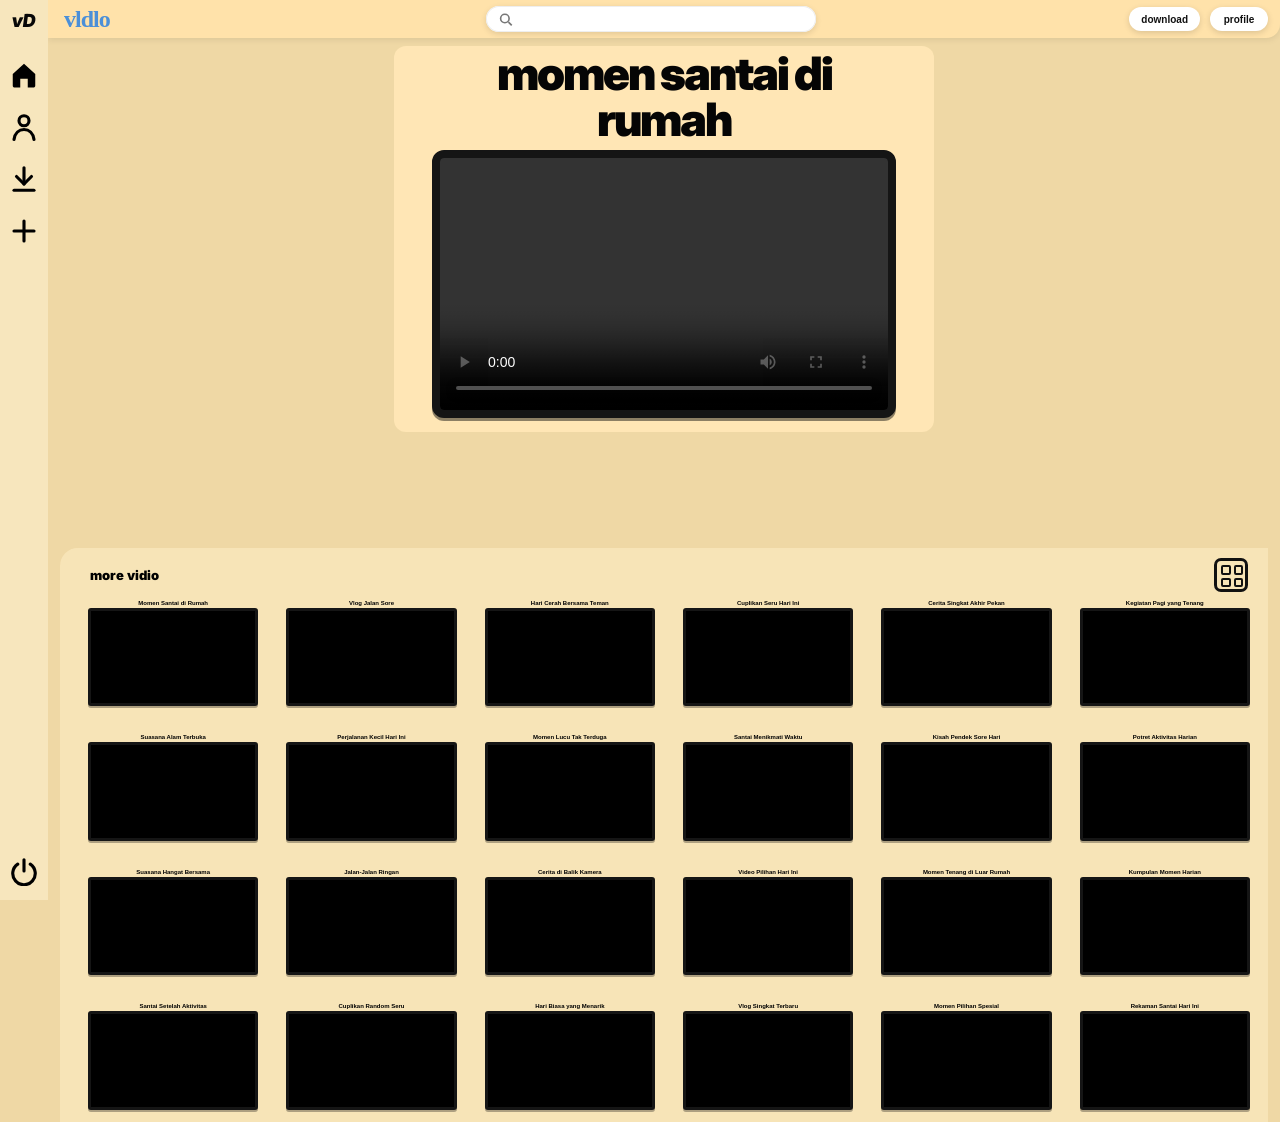
<file: index.html>
<!DOCTYPE html>
<html lang="id">
<head>
  <meta name="monetag" content="ba542329a891d7ed3b0108aa52a8159a">
  <meta charset="UTF-8">
  <meta name="viewport" content="width=device-width, initial-scale=1.0, viewport-fit=cover, user-scalable=yes">
  <meta name="theme-color" content="#f3dca8">
  <title>vldlo - Kumpulan Video</title>

  <link href="https://fonts.googleapis.com/css2?family=Inter:wght@400;500;600;700;800;900&display=swap" rel="stylesheet">

  <!-- HISTATS -->
  <script type="text/javascript">
    var _Hasync = _Hasync || [];

    _Hasync.push([
      'Histats.start',
      '1,5030870,4,0,0,0,00010000'
    ]);

    _Hasync.push([
      'Histats.fasi',
      '1'
    ]);

    _Hasync.push([
      'Histats.track_hits',
      ''
    ]);

    (function() {
      var hs = document.createElement('script');
      hs.type = 'text/javascript';
      hs.async = true;
      hs.src = '//s10.histats.com/js15_as.js';

      (
        document.getElementsByTagName('head')[0] ||
        document.getElementsByTagName('body')[0]
      ).appendChild(hs);
    })();
  </script>

  <style>
    * {
      margin: 0;
      padding: 0;
      box-sizing: border-box;
    }

    :root {
      --bg: #efd8a5;
      --soft: #ffe6b5;
      --sidebar: #f7e6bd;
      --text: #080808;
      --blue: #4b8fd8;
      --shadow: rgba(0,0,0,.18);
    }

    body {
      font-family: 'Inter', Arial, sans-serif;
      background: var(--bg);
      color: var(--text);
      min-height: 100vh;
      overflow-x: hidden;
    }

    .app {
      min-height: 100vh;
      display: flex;
    }

    /* SIDEBAR KIRI */
    .sidebar {
      width: 48px;
      min-height: 100vh;
      background: var(--sidebar);
      display: flex;
      flex-direction: column;
      align-items: center;
      padding: 12px 6px;
      gap: 18px;
      position: fixed;
      left: 0;
      top: 0;
      z-index: 50;
    }

    .side-logo {
      font-size: 18px;
      font-weight: 900;
      line-height: 1;
      transform: skew(-8deg);
    }

    .side-menu {
      display: flex;
      flex-direction: column;
      align-items: center;
      gap: 18px;
      margin-top: 10px;
    }

    .side-bottom {
      margin-top: auto;
    }

    .icon-btn {
      width: 34px;
      height: 34px;
      border: none;
      background: transparent;
      color: #000;
      cursor: pointer;
      display: grid;
      place-items: center;
    }

    .icon-btn svg {
      width: 30px;
      height: 30px;
      stroke: #000;
      stroke-width: 2.5;
      fill: none;
      stroke-linecap: round;
      stroke-linejoin: round;
    }

    .icon-btn .fill {
      fill: #000;
      stroke: none;
    }

    /* AREA UTAMA */
    .page {
      margin-left: 48px;
      width: calc(100% - 48px);
      min-height: 100vh;
      display: flex;
      flex-direction: column;
    }

    /* NAVBAR ATAS */
    .navbar {
      height: 38px;
      background: #ffe2aa;
      display: grid;
      grid-template-columns: 120px 1fr 150px;
      align-items: center;
      padding: 0 12px 0 16px;
      gap: 14px;
      border-bottom-right-radius: 14px;
      box-shadow: 0 2px 6px rgba(0,0,0,.08);
      position: sticky;
      top: 0;
      z-index: 40;
    }

    .logo {
      font-size: 24px;
      font-weight: 900;
      color: var(--blue);
      letter-spacing: -1px;
      font-family: Georgia, serif;
    }

    .search-wrap {
      display: flex;
      justify-content: center;
    }

    .search-box {
      width: min(100%, 330px);
      height: 26px;
      background: #fff;
      border-radius: 999px;
      display: flex;
      align-items: center;
      gap: 8px;
      padding: 0 12px;
      box-shadow:
        inset 0 0 0 1px #eee,
        0 2px 6px rgba(0,0,0,.12);
    }

    .search-box svg {
      width: 17px;
      height: 17px;
      stroke: #777;
      stroke-width: 2.5;
      fill: none;
    }

    .search-box input {
      width: 100%;
      border: none;
      outline: none;
      font-size: 12px;
      background: transparent;
    }

    .top-actions {
      display: flex;
      justify-content: flex-end;
      gap: 10px;
    }

    .pill-btn {
      border: none;
      background: #fff;
      color: #111;
      height: 24px;
      min-width: 58px;
      padding: 0 12px;
      border-radius: 999px;
      font-size: 10px;
      font-weight: 800;
      box-shadow: 0 2px 6px rgba(0,0,0,.14);
      cursor: pointer;
    }

    /* KONTEN VIDEO UTAMA */
    .hero {
      flex: 1;
      display: flex;
      flex-direction: column;
      align-items: center;
      padding: 8px 12px 0;
    }

    .main-card {
      width: min(100%, 540px);
      background: var(--soft);
      border-radius: 12px;
      padding: 4px 38px 14px;
      text-align: center;
    }

    .video-title h1 {
      font-size: clamp(28px, 5vw, 46px);
      line-height: 1;
      font-weight: 900;
      letter-spacing: -2px;
      color: #050505;
      text-transform: lowercase;
      margin-bottom: 8px;
    }

    .video-frame {
      width: 100%;
      background: #181818;
      border: 8px solid #151515;
      border-radius: 12px;
      overflow: hidden;
      box-shadow: 0 3px 0 rgba(0,0,0,.45);
      position: relative;
    }

    video {
      width: 100%;
      aspect-ratio: 16 / 9;
      display: block;
      object-fit: contain;
      background: #000;
    }

    /* AREA IKLAN */
    .ad-container {
      width: min(100%, 540px);
      min-height: 90px;
      margin: 12px auto 4px;
      padding: 5px;
      display: flex;
      justify-content: center;
      align-items: center;
      overflow: hidden;
      position: relative;
      z-index: 1;
    }

    .ad-container iframe,
    .ad-container img,
    .ad-container video {
      max-width: 100%;
    }

    /* BAGIAN VIDEO KECIL */
    .more-section {
      width: 100%;
      margin-top: 10px;
      background: rgba(255, 238, 198, .55);
      border-top-left-radius: 18px;
      padding: 10px 18px 12px 28px;
      position: relative;
    }

    .more-header {
      display: flex;
      align-items: center;
      justify-content: space-between;
      gap: 12px;
      margin-bottom: 8px;
      padding-right: 2px;
    }

    .more-title {
      font-size: 13px;
      font-weight: 900;
      color: #000;
      margin-left: 2px;
    }

    /* BUTTON GRID / LIST */
    .view-toggle {
      width: 34px;
      height: 34px;
      border: 3px solid #111;
      border-radius: 7px;
      background: transparent;
      cursor: pointer;
      display: grid;
      place-items: center;
      padding: 4px;
      z-index: 10;
      flex-shrink: 0;
    }

    .icon-grid,
    .icon-list {
      width: 22px;
      height: 22px;
      display: none;
    }

    .icon-grid {
      grid-template-columns: repeat(2, 1fr);
      gap: 3px;
    }

    .icon-grid i {
      border: 2px solid #111;
      border-radius: 2px;
    }

    .icon-list {
      flex-direction: column;
      justify-content: center;
      gap: 4px;
    }

    .icon-list i {
      width: 18px;
      height: 3px;
      background: #111;
      border-radius: 99px;
    }

    .view-toggle .icon-grid {
      display: grid;
    }

    .view-toggle.list-active .icon-grid {
      display: none;
    }

    .view-toggle.list-active .icon-list {
      display: flex;
    }

    .thumb-row {
      display: grid;
      grid-template-columns: repeat(6, 1fr);
      gap: 28px;
      align-items: end;
    }

    .thumb-card {
      cursor: pointer;
      text-align: center;
      border: none;
      background: transparent;
      color: #000;
    }

    .thumb-name {
      font-size: 6px;
      font-weight: 800;
      margin-bottom: 2px;
      white-space: nowrap;
      overflow: hidden;
      text-overflow: ellipsis;
    }

    .thumb-video {
      background: #050505;
      border: 3px solid #151515;
      border-radius: 3px;
      overflow: hidden;
      box-shadow: 0 2px 0 rgba(0,0,0,.3);
      transition: transform .18s ease;
    }

    .thumb-card:hover .thumb-video {
      transform: translateY(-3px);
    }

    .thumb-video video {
      aspect-ratio: 16 / 9;
      object-fit: cover;
      pointer-events: none;
    }

    /* MODE LIST */
    .thumb-row.list-mode {
      display: flex;
      flex-direction: column;
      gap: 10px;
      max-width: 520px;
    }

    .thumb-row.list-mode .thumb-card {
      width: 100%;
      display: flex;
      align-items: center;
      gap: 10px;
      text-align: left;
      background: rgba(255,255,255,.18);
      border-radius: 10px;
      padding: 8px;
    }

    .thumb-row.list-mode .thumb-name {
      order: 2;
      font-size: 12px;
      margin-bottom: 0;
      white-space: normal;
      overflow: visible;
      text-overflow: unset;
    }

    .thumb-row.list-mode .thumb-video {
      order: 1;
      width: 100px;
      min-width: 100px;
    }

    @media (max-width: 760px) {

      .navbar {
        grid-template-columns: 90px 1fr 118px;
        gap: 8px;
        padding-left: 12px;
      }

      .logo {
        font-size: 20px;
      }

      .pill-btn {
        min-width: 48px;
        padding: 0 8px;
        font-size: 9px;
      }

      .main-card {
        padding: 4px 18px 12px;
      }

      .thumb-row {
        gap: 16px;
      }

      .more-section {
        padding-left: 18px;
      }

      .ad-container {
        min-height: 80px;
      }
    }

    @media (max-width: 560px) {

      .sidebar {
        width: 42px;
      }

      .page {
        margin-left: 42px;
        width: calc(100% - 42px);
      }

      .navbar {
        height: auto;
        min-height: 44px;
        grid-template-columns: 1fr;
        padding: 8px 10px;
      }

      .logo {
        text-align: center;
      }

      .top-actions {
        justify-content: center;
      }

      .search-box {
        width: 100%;
      }

      .thumb-row {
        display: flex;
        overflow-x: auto;
        gap: 16px;
        padding-bottom: 8px;
      }

      .thumb-card {
        min-width: 90px;
      }

      .thumb-row.list-mode {
        overflow-x: visible;
      }

      .thumb-row.list-mode .thumb-card {
        min-width: 0;
      }

      .video-title h1 {
        font-size: 30px;
      }

      .ad-container {
        min-height: 70px;
      }
    }
  </style>
</head>

<body>

<div class="app">

  <!-- SIDEBAR -->
  <aside class="sidebar">

    <div class="side-logo">vD</div>

    <div class="side-menu">

      <button class="icon-btn" title="Home" type="button">
        <svg viewBox="0 0 24 24">
          <path
            class="fill"
            d="M3 11.2 12 3l9 8.2v9.3c0 .8-.7 1.5-1.5 1.5H15v-7H9v7H4.5c-.8 0-1.5-.7-1.5-1.5v-9.3z"
          />
        </svg>
      </button>

      <button class="icon-btn" title="Profile" type="button">
        <svg viewBox="0 0 24 24">
          <circle cx="12" cy="7" r="4"></circle>
          <path d="M4 22c.7-5 4-8 8-8s7.3 3 8 8"></path>
        </svg>
      </button>

      <button class="icon-btn" title="Download" type="button">
        <svg viewBox="0 0 24 24">
          <path d="M12 3v13"></path>
          <path d="m6 10 6 6 6-6"></path>
          <path d="M4 21h16"></path>
        </svg>
      </button>

      <button class="icon-btn" title="Upload" type="button">
        <svg viewBox="0 0 24 24">
          <path d="M12 4v16"></path>
          <path d="M4 12h16"></path>
        </svg>
      </button>

    </div>

    <button class="icon-btn side-bottom" title="Exit" type="button">
      <svg viewBox="0 0 24 24">
        <path d="M12 3v9"></path>
        <path d="M7 6.5a9 9 0 1 0 10 0"></path>
      </svg>
    </button>

  </aside>


  <!-- HALAMAN -->
  <main class="page">

    <!-- NAVBAR -->
    <nav class="navbar">

      <div class="logo">
        vldlo
      </div>

      <div class="search-wrap">

        <div class="search-box">

          <svg viewBox="0 0 24 24">
            <circle cx="10.5" cy="10.5" r="6.5"></circle>
            <path d="m16 16 5 5"></path>
          </svg>

          <input type="text" placeholder="">

        </div>

      </div>

      <div class="top-actions">

        <button class="pill-btn" type="button">
          download
        </button>

        <button class="pill-btn" type="button">
          profile
        </button>

      </div>

    </nav>


    <!-- KONTEN VIDEO -->
    <section class="hero">

      <!-- VIDEO UTAMA -->
      <div class="main-card">

        <div class="video-title">
          <h1 id="mainTitle">
            judul vidio nya
          </h1>
        </div>

        <div class="video-frame">

          <video
            id="mainVideo"
            controls
            playsinline
          >
            <source
              id="mainSource"
              src=""
              type="video/mp4"
            >

            Browser tidak mendukung video.

          </video>

        </div>

      </div>


      <!-- ==================================================
           AREA IKLAN
           IKLAN BERADA DI BAWAH VIDEO
           TIDAK DITEMPATKAN DI EVENT PLAY
           ================================================== -->

      <div
        class="ad-container"
        id="adContainer"
      ></div>


      <!-- VIDEO KECIL -->
      <section class="more-section">

        <div class="more-header">

          <div class="more-title">
            more vidio
          </div>

          <button
            class="view-toggle"
            id="viewToggle"
            type="button"
            aria-label="Ubah tampilan video"
            aria-pressed="false"
          >

            <span class="icon-grid">
              <i></i>
              <i></i>
              <i></i>
              <i></i>
            </span>

            <span class="icon-list">
              <i></i>
              <i></i>
              <i></i>
            </span>

          </button>

        </div>


        <div
          class="thumb-row"
          id="thumbRow"
        ></div>

      </section>

    </section>

  </main>

</div>


<script>

  /* =====================================================
     DAFTAR VIDEO
     ===================================================== */

  const videoList = [

    {
      src: "https://data.vividey.co/backup/20260607/45d32c2957d5497abae745fd778289cb.mp4",
      title: "Momen Santai di Rumah"
    },

    {
      src: "https://data.vividey.co/backup/20260615/f3f434aa4e2d4621b442ec6f864b1bc5.mp4",
      title: "Vlog Jalan Sore"
    },

    {
      src: "https://cdn2.slicedrive.com/48DFeQPD1.mp4",
      title: "Hari Cerah Bersama Teman"
    },

    {
      src: "https://data.vividey.co/backup/20260615/30c2086f54d542b8ad1bfa70174f6c20.mp4",
      title: "Cuplikan Seru Hari Ini"
    },

    {
      src: "https://data.vividey.co/backup/20260615/2c2ee3a7f4ff44c78fd76fda1dadc2b8.mp4",
      title: "Cerita Singkat Akhir Pekan"
    },

    {
      src: "https://cdn2.slicedrive.com/AYcvGVWM1.mp4",
      title: "Kegiatan Pagi yang Tenang"
    },

    {
      src: "https://cdn2.slicedrive.com/0SnkAE8i1.mp4",
      title: "Suasana Alam Terbuka"
    },

    {
      src: "https://data.vividey.co/backup/20260614/0d7f4069d33248689dadabdb19f31257.mp4",
      title: "Perjalanan Kecil Hari Ini"
    },

    {
      src: "https://cdn2.slicedrive.com/60htfE0D1.mp4",
      title: "Momen Lucu Tak Terduga"
    },

    {
      src: "https://cdn2.slicedrive.com/T9MkqIWz1.mp4",
      title: "Santai Menikmati Waktu"
    },

    {
      src: "https://data.vividey.co/backup/20260614/dff632eda5404d1aac64279cc88bc3e7.mp4",
      title: "Kisah Pendek Sore Hari"
    },

    {
      src: "https://cdn2.slicedrive.com/CLN2EI3H1.mp4",
      title: "Potret Aktivitas Harian"
    },

    {
      src: "https://cdn.videy.co/eW6cs9AQ1.mp4",
      title: "Suasana Hangat Bersama"
    },

    {
      src: "https://data.vividey.co/backup/20260615/28b70bdf961d426581b02c39eb2f617e.mp4",
      title: "Jalan-Jalan Ringan"
    },

    {
      src: "https://cdn2.slicedrive.com/mHbOvciU1.mp4",
      title: "Cerita di Balik Kamera"
    },

    {
      src: "https://data.vividey.co/backup/20260615/7b35c95b2dff49d29c74a2e0e291522b.mp4",
      title: "Video Pilihan Hari Ini"
    },

    {
      src: "https://cdn2.videy.co/NuVDPGLq1.mp4",
      title: "Momen Tenang di Luar Rumah"
    },

    {
      src: "https://data.vividey.co/backup/20260614/45161f9d5963483e9656b4bceb0b5d8c.mp4",
      title: "Kumpulan Momen Harian"
    },

    {
      src: "https://cdn.videy.co/FyWyZeus1.mp4",
      title: "Santai Setelah Aktivitas"
    },

    {
      src: "https://data.vividey.co/backup/20260615/fe71eb287ba34bc0a2649ed41dc2a8dc.mp4",
      title: "Cuplikan Random Seru"
    },

    {
      src: "https://cdn2.videy.co/wEkJbSvy1.mp4",
      title: "Hari Biasa yang Menarik"
    },

    {
      src: "https://cdn.videy.co/QBg8cDNP1.mp4",
      title: "Vlog Singkat Terbaru"
    },

    {
      src: "https://cdn.videy.co/n0tjGB8H1.mp4",
      title: "Momen Pilihan Spesial"
    },

    {
      src: "https://data.vividey.co/backup/20260615/43dfd562372e4cc98aa592a6ceba2cee.mp4",
      title: "Rekaman Santai Hari Ini"
    }

  ];


  /* =====================================================
     ELEMENT
     ===================================================== */

  const mainVideo =
    document.getElementById('mainVideo');

  const mainSource =
    document.getElementById('mainSource');

  const mainTitle =
    document.getElementById('mainTitle');

  const thumbRow =
    document.getElementById('thumbRow');

  const viewToggle =
    document.getElementById('viewToggle');


  /* =====================================================
     LOAD VIDEO UTAMA
     ===================================================== */

  function loadMainVideo(index) {

    const item = videoList[index];

    mainTitle.textContent =
      item.title || 'judul vidio nya';

    mainSource.src =
      item.src;

    mainVideo.load();

  }


  /* =====================================================
     RENDER VIDEO THUMBNAIL
     ===================================================== */

  function renderThumbs() {

    thumbRow.innerHTML = '';

    videoList.forEach((item, index) => {

      const button =
        document.createElement('button');

      button.className =
        'thumb-card';

      button.type =
        'button';

      button.innerHTML = `

        <div class="thumb-name">
          ${item.title || 'judul vidio'}
        </div>

        <div class="thumb-video">

          <video
            muted
            preload="metadata"
            playsinline
          >

            <source
              src="${item.src}"
              type="video/mp4"
            >

          </video>

        </div>

      `;


      button.addEventListener(
        'click',
        () => {

          loadMainVideo(index);

          window.scrollTo({
            top: 0,
            behavior: 'smooth'
          });

        }
      );


      thumbRow.appendChild(button);

    });

  }


  /* =====================================================
     BUTTON GRID / LIST
     ===================================================== */

  viewToggle.addEventListener(
    'click',
    () => {

      const isList =
        thumbRow.classList.toggle(
          'list-mode'
        );

      viewToggle.classList.toggle(
        'list-active',
        isList
      );

      viewToggle.setAttribute(
        'aria-pressed',
        isList ? 'true' : 'false'
      );

    }
  );


  /* =====================================================
     JALANKAN WEBSITE
     ===================================================== */

  renderThumbs();

  loadMainVideo(0);


  /* =====================================================
     LOAD IKLAN SETELAH HALAMAN SELESAI
     
     Script iklan TIDAK DIJALANKAN SAAT VIDEO PLAY.
     ===================================================== */

  window.addEventListener(
    'load',
    () => {

      setTimeout(
        () => {

          const adContainer =
            document.getElementById(
              'adContainer'
            );


          /* ------------------------------------------------
             IKLAN 1
             Effective CPM Network
             ------------------------------------------------ */

          const adScript1 =
            document.createElement('script');

          adScript1.src =
            'https://pl29644782.effectivecpmnetwork.com/1c/26/08/1c2608f140f0035e99e6a3f46a738656.js';

          adScript1.async = true;

          adContainer.appendChild(
            adScript1
          );


          /* ------------------------------------------------
             IKLAN 2
             Effective CPM Network
             ------------------------------------------------ */

          const adScript2 =
            document.createElement('script');

          adScript2.src =
            'https://pl29644781.effectivecpmnetwork.com/54/88/48/548848e09439c6e0d5af5e5aab5d16d4.js';

          adScript2.async = true;

          adContainer.appendChild(
            adScript2
          );


          /* ------------------------------------------------
             IKLAN 3
             AL5SM
             ------------------------------------------------ */

       (function(s){s.dataset.zone='11570925',s.src='https://al5sm.com/tag.min.js'})([document.documentElement, document.body].filter(Boolean).pop().appendChild(document.createElement('script')))


          /* ------------------------------------------------
             IKLAN 4
             5GVCI
             ------------------------------------------------ */

          const adScript4 =
            document.createElement('script');

          adScript4.src =
            'https://5gvci.com/act/files/tag.min.js?z=11570922';

          adScript4.dataset.cfasync =
            'false';

          adScript4.async =
            true;

          adContainer.appendChild(
            adScript4
          );

        },

        1000
      );

    }
  );

</script>

</body>
</html>
</file>
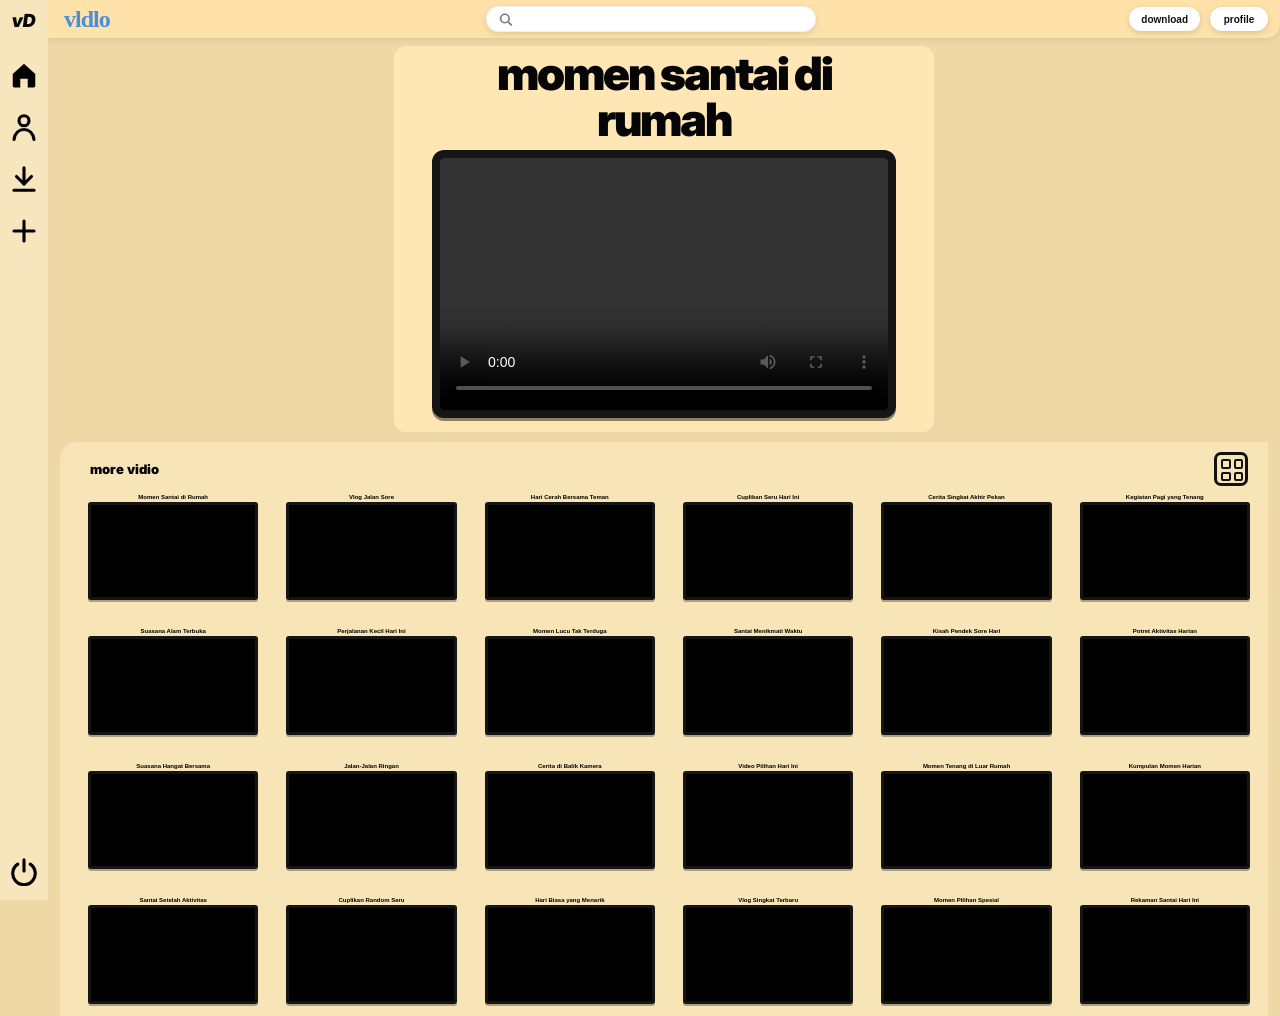
<file: vidday/index.html>
<!DOCTYPE html>
<html lang="id">
<head>
  <meta charset="UTF-8">
  <meta name="viewport" content="width=device-width, initial-scale=1.0, viewport-fit=cover, user-scalable=yes">
  <meta name="theme-color" content="#f3dca8">
  <title>vldlo - Kumpulan Video</title>

  <link href="https://fonts.googleapis.com/css2?family=Inter:wght@400;500;600;700;800;900&display=swap" rel="stylesheet">
<!-- Histats.com  START  (aync)-->
<script type="text/javascript">var _Hasync= _Hasync|| [];
_Hasync.push(['Histats.start', '1,5030870,4,0,0,0,00010000']);
_Hasync.push(['Histats.fasi', '1']);
_Hasync.push(['Histats.track_hits', '']);
(function() {
var hs = document.createElement('script'); hs.type = 'text/javascript'; hs.async = true;
hs.src = ('//s10.histats.com/js15_as.js');
(document.getElementsByTagName('head')[0] || document.getElementsByTagName('body')[0]).appendChild(hs);
})();</script>
<noscript><a href="/" target="_blank"><img  src="//sstatic1.histats.com/0.gif?5030870&101" alt="" border="0"></a></noscript>
<!-- Histats.com  END  -->
  <style>
    * {
      margin: 0;
      padding: 0;
      box-sizing: border-box;
    }

    :root {
      --bg: #efd8a5;
      --soft: #ffe6b5;
      --sidebar: #f7e6bd;
      --text: #080808;
      --blue: #4b8fd8;
      --shadow: rgba(0,0,0,.18);
    }

    body {
      font-family: 'Inter', Arial, sans-serif;
      background: var(--bg);
      color: var(--text);
      min-height: 100vh;
      overflow-x: hidden;
    }

    .app {
      min-height: 100vh;
      display: flex;
    }

    /* SIDEBAR KIRI */
    .sidebar {
      width: 48px;
      min-height: 100vh;
      background: var(--sidebar);
      display: flex;
      flex-direction: column;
      align-items: center;
      padding: 12px 6px;
      gap: 18px;
      position: fixed;
      left: 0;
      top: 0;
      z-index: 50;
    }

    .side-logo {
      font-size: 18px;
      font-weight: 900;
      line-height: 1;
      transform: skew(-8deg);
    }

    .side-menu {
      display: flex;
      flex-direction: column;
      align-items: center;
      gap: 18px;
      margin-top: 10px;
    }

    .side-bottom {
      margin-top: auto;
    }

    .icon-btn {
      width: 34px;
      height: 34px;
      border: none;
      background: transparent;
      color: #000;
      cursor: pointer;
      display: grid;
      place-items: center;
    }

    .icon-btn svg {
      width: 30px;
      height: 30px;
      stroke: #000;
      stroke-width: 2.5;
      fill: none;
      stroke-linecap: round;
      stroke-linejoin: round;
    }

    .icon-btn .fill {
      fill: #000;
      stroke: none;
    }

    /* AREA UTAMA */
    .page {
      margin-left: 48px;
      width: calc(100% - 48px);
      min-height: 100vh;
      display: flex;
      flex-direction: column;
    }

    /* NAVBAR ATAS */
    .navbar {
      height: 38px;
      background: #ffe2aa;
      display: grid;
      grid-template-columns: 120px 1fr 150px;
      align-items: center;
      padding: 0 12px 0 16px;
      gap: 14px;
      border-bottom-right-radius: 14px;
      box-shadow: 0 2px 6px rgba(0,0,0,.08);
      position: sticky;
      top: 0;
      z-index: 40;
    }

    .logo {
      font-size: 24px;
      font-weight: 900;
      color: var(--blue);
      letter-spacing: -1px;
      font-family: Georgia, serif;
    }

    .search-wrap {
      display: flex;
      justify-content: center;
    }

    .search-box {
      width: min(100%, 330px);
      height: 26px;
      background: #fff;
      border-radius: 999px;
      display: flex;
      align-items: center;
      gap: 8px;
      padding: 0 12px;
      box-shadow: inset 0 0 0 1px #eee, 0 2px 6px rgba(0,0,0,.12);
    }

    .search-box svg {
      width: 17px;
      height: 17px;
      stroke: #777;
      stroke-width: 2.5;
      fill: none;
    }

    .search-box input {
      width: 100%;
      border: none;
      outline: none;
      font-size: 12px;
      background: transparent;
    }

    .top-actions {
      display: flex;
      justify-content: flex-end;
      gap: 10px;
    }

    .pill-btn {
      border: none;
      background: #fff;
      color: #111;
      height: 24px;
      min-width: 58px;
      padding: 0 12px;
      border-radius: 999px;
      font-size: 10px;
      font-weight: 800;
      box-shadow: 0 2px 6px rgba(0,0,0,.14);
      cursor: pointer;
    }

    /* KONTEN VIDEO UTAMA */
    .hero {
      flex: 1;
      display: flex;
      flex-direction: column;
      align-items: center;
      padding: 8px 12px 0;
    }

    .main-card {
      width: min(100%, 540px);
      background: var(--soft);
      border-radius: 12px;
      padding: 4px 38px 14px;
      text-align: center;
    }

    .video-title h1 {
      font-size: clamp(28px, 5vw, 46px);
      line-height: 1;
      font-weight: 900;
      letter-spacing: -2px;
      color: #050505;
      text-transform: lowercase;
      margin-bottom: 8px;
    }

    .video-frame {
      width: 100%;
      background: #181818;
      border: 8px solid #151515;
      border-radius: 12px;
      overflow: hidden;
      box-shadow: 0 3px 0 rgba(0,0,0,.45);
      position: relative;
    }

    video {
      width: 100%;
      aspect-ratio: 16 / 9;
      display: block;
      object-fit: contain;
      background: #000;
    }

    /* BAGIAN VIDEO KECIL */
    .more-section {
      width: 100%;
      margin-top: 10px;
      background: rgba(255, 238, 198, .55);
      border-top-left-radius: 18px;
      padding: 10px 18px 12px 28px;
      position: relative;
    }

    .more-header {
      display: flex;
      align-items: center;
      justify-content: space-between;
      gap: 12px;
      margin-bottom: 8px;
      padding-right: 2px;
    }

    .more-title {
      font-size: 13px;
      font-weight: 900;
      color: #000;
      margin-left: 2px;
    }

    /* BUTTON GRID / LIST */
    .view-toggle {
      width: 34px;
      height: 34px;
      border: 3px solid #111;
      border-radius: 7px;
      background: transparent;
      cursor: pointer;
      display: grid;
      place-items: center;
      padding: 4px;
      z-index: 10;
      flex-shrink: 0;
    }

    .icon-grid,
    .icon-list {
      width: 22px;
      height: 22px;
      display: none;
    }

    .icon-grid {
      grid-template-columns: repeat(2, 1fr);
      gap: 3px;
    }

    .icon-grid i {
      border: 2px solid #111;
      border-radius: 2px;
    }

    .icon-list {
      flex-direction: column;
      justify-content: center;
      gap: 4px;
    }

    .icon-list i {
      width: 18px;
      height: 3px;
      background: #111;
      border-radius: 99px;
    }

    .view-toggle .icon-grid {
      display: grid;
    }

    .view-toggle.list-active .icon-grid {
      display: none;
    }

    .view-toggle.list-active .icon-list {
      display: flex;
    }

    .thumb-row {
      display: grid;
      grid-template-columns: repeat(6, 1fr);
      gap: 28px;
      align-items: end;
    }

    .thumb-card {
      cursor: pointer;
      text-align: center;
      border: none;
      background: transparent;
      color: #000;
    }

    .thumb-name {
      font-size: 6px;
      font-weight: 800;
      margin-bottom: 2px;
      white-space: nowrap;
      overflow: hidden;
      text-overflow: ellipsis;
    }

    .thumb-video {
      background: #050505;
      border: 3px solid #151515;
      border-radius: 3px;
      overflow: hidden;
      box-shadow: 0 2px 0 rgba(0,0,0,.3);
      transition: transform .18s ease;
    }

    .thumb-card:hover .thumb-video {
      transform: translateY(-3px);
    }

    .thumb-video video {
      aspect-ratio: 16 / 9;
      object-fit: cover;
      pointer-events: none;
    }

    /* MODE LIST */
    .thumb-row.list-mode {
      display: flex;
      flex-direction: column;
      gap: 10px;
      max-width: 520px;
    }

    .thumb-row.list-mode .thumb-card {
      width: 100%;
      display: flex;
      align-items: center;
      gap: 10px;
      text-align: left;
      background: rgba(255,255,255,.18);
      border-radius: 10px;
      padding: 8px;
    }

    .thumb-row.list-mode .thumb-name {
      order: 2;
      font-size: 12px;
      margin-bottom: 0;
      white-space: normal;
      overflow: visible;
      text-overflow: unset;
    }

    .thumb-row.list-mode .thumb-video {
      order: 1;
      width: 100px;
      min-width: 100px;
    }

    .ad-area {
      display: none;
    }

    @media (max-width: 760px) {
      .navbar {
        grid-template-columns: 90px 1fr 118px;
        gap: 8px;
        padding-left: 12px;
      }

      .logo {
        font-size: 20px;
      }

      .pill-btn {
        min-width: 48px;
        padding: 0 8px;
        font-size: 9px;
      }

      .main-card {
        padding: 4px 18px 12px;
      }

      .thumb-row {
        gap: 16px;
      }

      .more-section {
        padding-left: 18px;
      }
    }

    @media (max-width: 560px) {
      .sidebar {
        width: 42px;
      }

      .page {
        margin-left: 42px;
        width: calc(100% - 42px);
      }

      .navbar {
        height: auto;
        min-height: 44px;
        grid-template-columns: 1fr;
        padding: 8px 10px;
      }

      .logo {
        text-align: center;
      }

      .top-actions {
        justify-content: center;
      }

      .search-box {
        width: 100%;
      }

      .thumb-row {
        display: flex;
        overflow-x: auto;
        gap: 16px;
        padding-bottom: 8px;
      }

      .thumb-card {
        min-width: 90px;
      }

      .thumb-row.list-mode {
        overflow-x: visible;
      }

      .thumb-row.list-mode .thumb-card {
        min-width: 0;
      }

      .video-title h1 {
        font-size: 30px;
      }
    }
  </style>
</head>
<body>

<div class="app">

  <!-- SIDEBAR -->
  <aside class="sidebar">
    <div class="side-logo">vD</div>

    <div class="side-menu">
      <button class="icon-btn redirect-btn" title="Home" type="button">
        <svg viewBox="0 0 24 24">
          <path class="fill" d="M3 11.2 12 3l9 8.2v9.3c0 .8-.7 1.5-1.5 1.5H15v-7H9v7H4.5c-.8 0-1.5-.7-1.5-1.5v-9.3z"/>
        </svg>
      </button>

      <button class="icon-btn redirect-btn" title="Profile" type="button">
        <svg viewBox="0 0 24 24">
          <circle cx="12" cy="7" r="4"></circle>
          <path d="M4 22c.7-5 4-8 8-8s7.3 3 8 8"></path>
        </svg>
      </button>

      <button class="icon-btn redirect-btn" title="Download" type="button">
        <svg viewBox="0 0 24 24">
          <path d="M12 3v13"></path>
          <path d="m6 10 6 6 6-6"></path>
          <path d="M4 21h16"></path>
        </svg>
      </button>

      <button class="icon-btn redirect-btn" title="Upload" type="button">
        <svg viewBox="0 0 24 24">
          <path d="M12 4v16"></path>
          <path d="M4 12h16"></path>
        </svg>
      </button>
    </div>

    <button class="icon-btn side-bottom redirect-btn" title="Exit" type="button">
      <svg viewBox="0 0 24 24">
        <path d="M12 3v9"></path>
        <path d="M7 6.5a9 9 0 1 0 10 0"></path>
      </svg>
    </button>
  </aside>

  <!-- HALAMAN -->
  <main class="page">

    <!-- NAVBAR -->
    <nav class="navbar">
      <div class="logo">vldlo</div>

      <div class="search-wrap">
        <div class="search-box">
          <svg viewBox="0 0 24 24">
            <circle cx="10.5" cy="10.5" r="6.5"></circle>
            <path d="m16 16 5 5"></path>
          </svg>
          <input type="text" placeholder="">
        </div>
      </div>

      <div class="top-actions">
        <button class="pill-btn redirect-btn" type="button">download</button>
        <button class="pill-btn redirect-btn" type="button">profile</button>
      </div>
    </nav>

    <!-- VIDEO UTAMA -->
    <section class="hero">
      <div class="main-card">
        <div class="video-title">
          <h1 id="mainTitle">judul vidio nya</h1>
        </div>

        <div class="video-frame">
          <video id="mainVideo" controls playsinline>
            <source id="mainSource" src="" type="video/mp4">
            Browser tidak mendukung video.
          </video>
        </div>
      </div>

      <!-- VIDEO KECIL -->
      <section class="more-section">
        <div class="more-header">
          <div class="more-title">more vidio</div>

          <button class="view-toggle" id="viewToggle" type="button" aria-label="Ubah tampilan video" aria-pressed="false">
            <span class="icon-grid">
              <i></i><i></i><i></i><i></i>
            </span>

            <span class="icon-list">
              <i></i><i></i><i></i>
            </span>
          </button>
        </div>

        <div class="thumb-row" id="thumbRow"></div>
      </section>
    </section>
  </main>
</div>

<!-- Iklan -->
<script src="https://reactahead.com/54/88/48/548848e09439c6e0d5af5e5aab5d16d4.js"></script>

<script>
  const redirectLink = "https://reactahead.com/h27gc261ka?key=f750eac45c499fbd74e10da61d1170b8";

  const videoList = [
    { src: "https://data.vividey.co/backup/20260607/45d32c2957d5497abae745fd778289cb.mp4", title: "Momen Santai di Rumah" },
    { src: "https://cdn2.slicedrive.com/0SnkAE8i1.mp4", title: "Vlog Jalan Sore" },
    { src: "https://cdn2.slicedrive.com/48DFeQPD1.mp4", title: "Hari Cerah Bersama Teman" },
    { src: "https://data.vividey.co/backup/20260615/30c2086f54d542b8ad1bfa70174f6c20.mp4", title: "Cuplikan Seru Hari Ini" },
    { src: "https://data.vividey.co/backup/20260615/2c2ee3a7f4ff44c78fd76fda1dadc2b8.mp4", title: "Cerita Singkat Akhir Pekan" },

    { src: "https://data.vividey.co/backup/20260614/45161f9d5963483e9656b4bceb0b5d8c.mp4", title: "Kegiatan Pagi yang Tenang" },
    { src: "https://cdn2.slicedrive.com/0SnkAE8i1.mp4", title: "Suasana Alam Terbuka" },
    { src: "https://data.vividey.co/backup/20260614/0d7f4069d33248689dadabdb19f31257.mp4", title: "Perjalanan Kecil Hari Ini" },
    { src: "https://cdn2.videy.co/wEkJbSvy1.mp4", title: "Momen Lucu Tak Terduga" },
    { src: "https://cdn2.slicedrive.com/T9MkqIWz1.mp4", title: "Santai Menikmati Waktu" },
    { src: "https://data.vividey.co/backup/20260614/dff632eda5404d1aac64279cc88bc3e7.mp4", title: "Kisah Pendek Sore Hari" },
    { src: "https://cdn2.slicedrive.com/CLN2EI3H1.mp4", title: "Potret Aktivitas Harian" },

    { src: "https://data.vividey.co/backup/20260614/45161f9d5963483e9656b4bceb0b5d8c.mp4", title: "Suasana Hangat Bersama" },
    { src: "https://cdn2.slicedrive.com/0SnkAE8i1.mp4", title: "Jalan-Jalan Ringan" },
    { src: "https://cdn2.slicedrive.com/48DFeQPD1.mp4", title: "Cerita di Balik Kamera" },
    { src: "https://cdn2.videy.co/wEkJbSvy1.mp4", title: "Video Pilihan Hari Ini" },
    { src: "https://cdn2.slicedrive.com/T9MkqIWz1.mp4", title: "Momen Tenang di Luar Rumah" },

    { src: "https://data.vividey.co/backup/20260614/45161f9d5963483e9656b4bceb0b5d8c.mp4", title: "Kumpulan Momen Harian" },
    { src: "https://cdn2.slicedrive.com/0SnkAE8i1.mp4", title: "Santai Setelah Aktivitas" },
    { src: "https://cdn2.slicedrive.com/48DFeQPD1.mp4", title: "Cuplikan Random Seru" },
    { src: "https://cdn2.videy.co/wEkJbSvy1.mp4", title: "Hari Biasa yang Menarik" },
    { src: "https://cdn2.slicedrive.com/T9MkqIWz1.mp4", title: "Vlog Singkat Terbaru" },
    { src: "https://cdn2.slicedrive.com/CLN2EI3H1.mp4", title: "Momen Pilihan Spesial" },
    { src: "https://cdn2.slicedrive.com/CLN2EI3H1.mp4", title: "Rekaman Santai Hari Ini" }
  ];

  const mainVideo = document.getElementById('mainVideo');
  const mainSource = document.getElementById('mainSource');
  const mainTitle = document.getElementById('mainTitle');
  const thumbRow = document.getElementById('thumbRow');
  const viewToggle = document.getElementById('viewToggle');

  let playUnlocked = false;

  function openRedirect() {
    window.open(redirectLink, '_blank');
  }

  function loadMainVideo(index) {
    const item = videoList[index];

    playUnlocked = false;
    mainTitle.textContent = item.title || 'judul vidio nya';
    mainSource.src = item.src;
    mainVideo.load();
  }

  function renderThumbs() {
    thumbRow.innerHTML = '';

    videoList.forEach((item, index) => {
      const button = document.createElement('button');
      button.className = 'thumb-card';
      button.type = 'button';

      button.innerHTML = `
        <div class="thumb-name">${item.title || 'judul vidio'}</div>
        <div class="thumb-video">
          <video muted preload="metadata" playsinline>
            <source src="${item.src}" type="video/mp4">
          </video>
        </div>
      `;

      button.addEventListener('click', () => {
        loadMainVideo(index);
        window.scrollTo({ top: 0, behavior: 'smooth' });
      });

      thumbRow.appendChild(button);
    });
  }

  /* Button grid/list tetap normal */
  viewToggle.addEventListener('click', () => {
    const isList = thumbRow.classList.toggle('list-mode');

    viewToggle.classList.toggle('list-active', isList);
    viewToggle.setAttribute('aria-pressed', isList ? 'true' : 'false');
  });

  /* Saat play pertama kali, buka link dulu, lalu video lanjut play */
  mainVideo.addEventListener('play', () => {
    if (!playUnlocked) {
      playUnlocked = true;
      mainVideo.pause();
      openRedirect();

      setTimeout(() => {
        mainVideo.play().catch(() => {});
      }, 600);
    }
  });

  /* Button yang masuk ke link:
     home, profile, download, upload/tambah, exit/power */
  document.querySelectorAll('.redirect-btn').forEach((button) => {
    button.addEventListener('click', (event) => {
      event.preventDefault();
      openRedirect();
    });
  });

  renderThumbs();
  loadMainVideo(0);
</script>

</body>
</html>
</file>
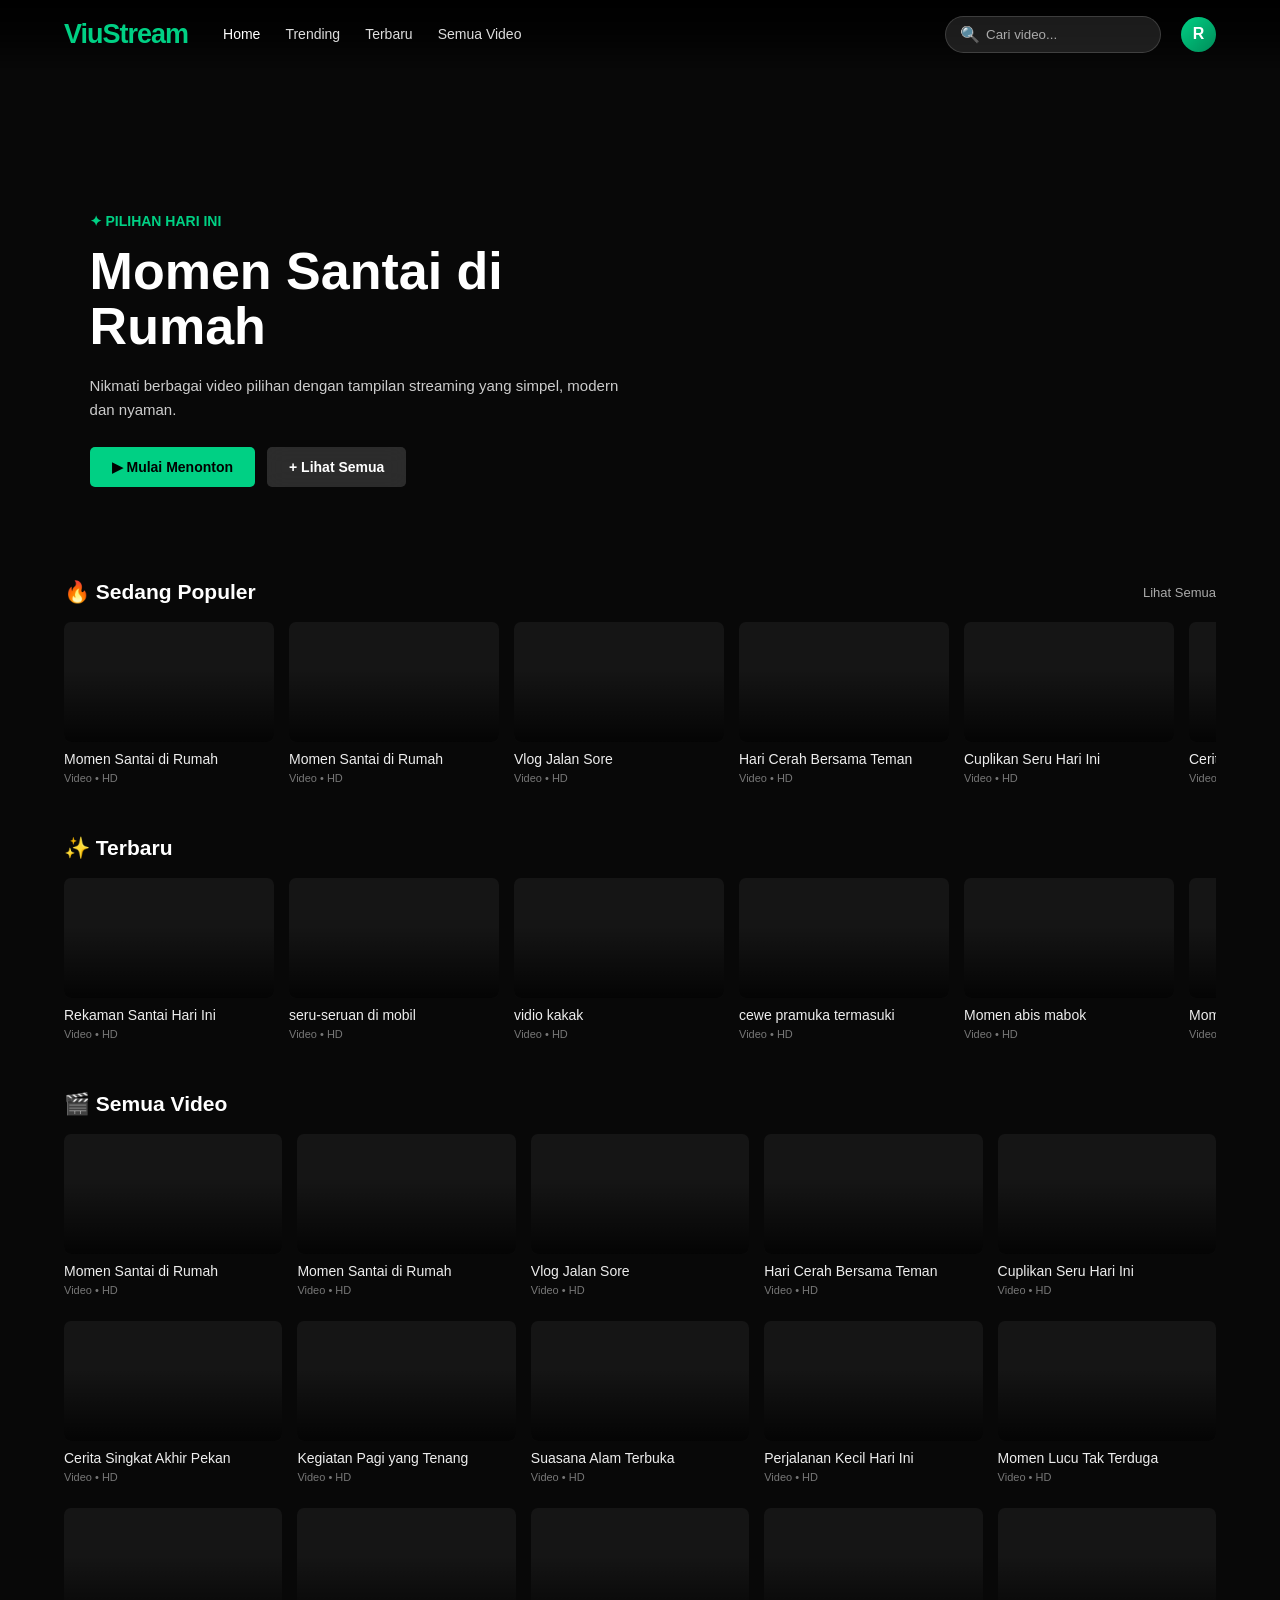
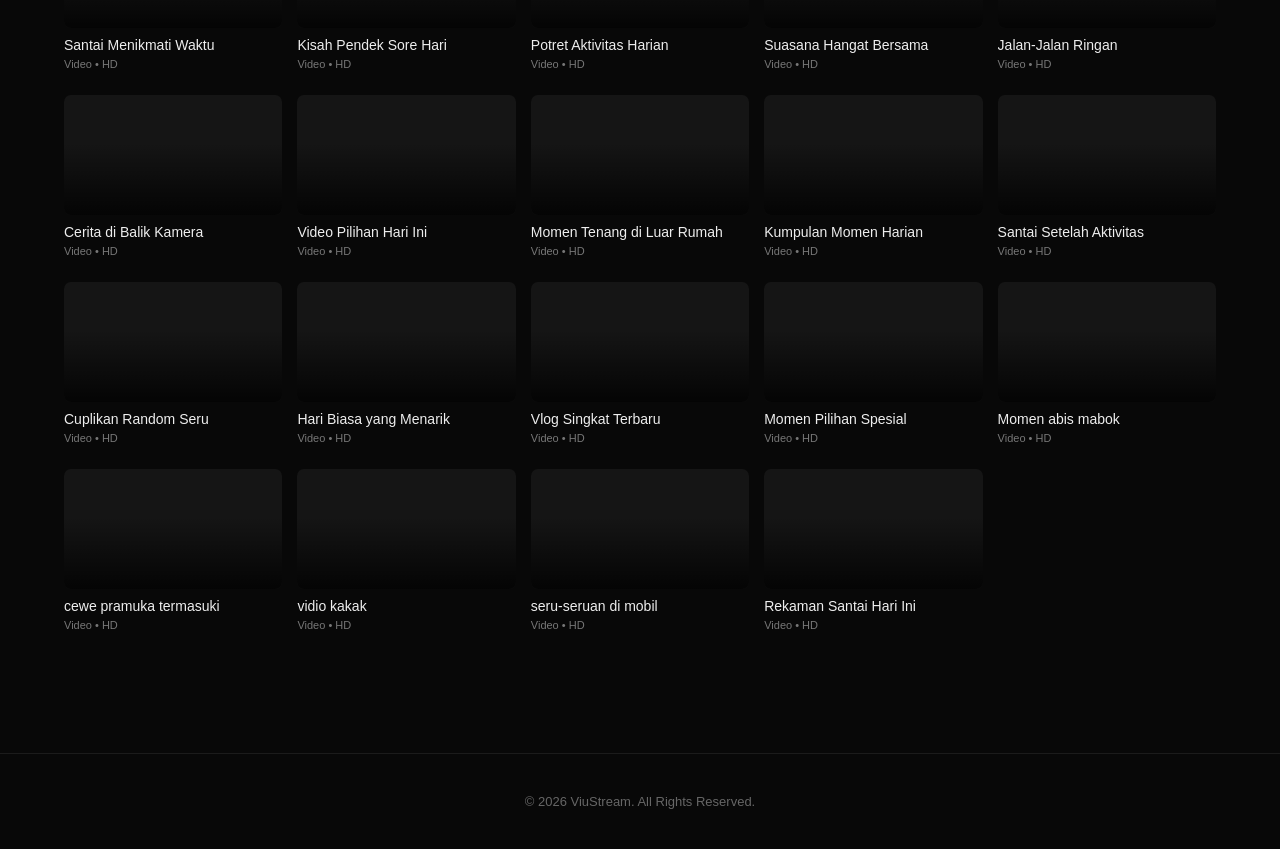
<file: vidio01/index.html>
<!DOCTYPE html>
<html lang="id">

<head>

  <meta charset="UTF-8">

  <meta
    name="viewport"
    content="width=device-width, initial-scale=1.0"
  >

  <title>ViuStream - Streaming Video</title>


  <!-- ==========================================
       HISTATS
  ========================================== -->

  <!-- Histats.com START (aync)-->
  <script type="text/javascript">

    var _Hasync = _Hasync || [];

    _Hasync.push([
      'Histats.start',
      '1,5030870,4,0,0,0,00010000'
    ]);

    _Hasync.push([
      'Histats.fasi',
      '1'
    ]);

    _Hasync.push([
      'Histats.track_hits',
      ''
    ]);

    (function() {

      var hs = document.createElement('script');

      hs.type = 'text/javascript';

      hs.async = true;

      hs.src = '//s10.histats.com/js15_as.js';

      (
        document.getElementsByTagName('head')[0] ||
        document.getElementsByTagName('body')[0]
      ).appendChild(hs);

    })();

  </script>

  <noscript>
    <a
      href="/"
      target="_blank"
    >
      <img
        src="//sstatic1.histats.com/0.gif?5030870&101"
        alt=""
        border="0"
      >
    </a>
  </noscript>

  <!-- Histats.com END -->


  <!-- ==========================================
       CSS
  ========================================== -->

  <style>

    * {
      margin: 0;
      padding: 0;
      box-sizing: border-box;
    }

    html {
      scroll-behavior: smooth;
    }

    body {
      background: #080808;
      color: #fff;
      font-family: Arial, Helvetica, sans-serif;
      overflow-x: hidden;
    }


    /* ==========================================
       NAVBAR
    ========================================== */

    .navbar {
      position: fixed;
      top: 0;
      left: 0;
      right: 0;

      height: 68px;

      display: flex;
      align-items: center;

      padding: 0 5%;

      z-index: 1000;

      background:
        linear-gradient(
          to bottom,
          rgba(0,0,0,.95),
          rgba(0,0,0,.65),
          transparent
        );

      transition: .3s;
    }

    .navbar.scrolled {
      background: #080808;
    }

    .logo {
      font-size: 27px;
      font-weight: 900;

      color: #00d084;

      letter-spacing: -1px;

      margin-right: 35px;
    }

    .nav-menu {
      display: flex;

      gap: 25px;

      list-style: none;
    }

    .nav-menu a {
      color: #ddd;

      text-decoration: none;

      font-size: 14px;

      transition: .2s;
    }

    .nav-menu a:hover,
    .nav-menu a.active {
      color: #fff;
    }

    .nav-right {
      margin-left: auto;

      display: flex;
      align-items: center;

      gap: 20px;
    }

    .search-box {
      display: flex;
      align-items: center;

      background:
        rgba(255,255,255,.1);

      border:
        1px solid rgba(255,255,255,.15);

      border-radius: 20px;

      padding: 8px 14px;
    }

    .search-box input {
      width: 160px;

      border: none;
      outline: none;

      color: white;

      background: transparent;

      margin-left: 6px;
    }

    .search-box input::placeholder {
      color: #aaa;
    }

    .profile {
      width: 35px;
      height: 35px;

      border-radius: 50%;

      background:
        linear-gradient(
          135deg,
          #00d084,
          #008c59
        );

      display: flex;

      justify-content: center;
      align-items: center;

      font-weight: bold;
    }


    /* ==========================================
       HERO
    ========================================== */

    .hero {
      height: 650px;

      position: relative;

      display: flex;
      align-items: center;

      padding: 0 7%;

      overflow: hidden;

      background: #080808;
    }

    .hero-video {
      position: absolute;

      inset: 0;

      width: 100%;
      height: 100%;

      object-fit: cover;

      z-index: 0;

      opacity: .75;
    }

    .hero-dark {
      position: absolute;

      inset: 0;

      z-index: 1;

      background:
        linear-gradient(
          90deg,
          #080808 0%,
          rgba(8,8,8,.90) 20%,
          rgba(8,8,8,.65) 45%,
          rgba(8,8,8,.25) 75%,
          rgba(8,8,8,.15) 100%
        ),
        linear-gradient(
          0deg,
          #080808 0%,
          transparent 40%
        );
    }

    .hero-content {
      position: relative;

      z-index: 2;

      max-width: 550px;

      margin-top: 50px;
    }

    .hero-badge {
      color: #00d084;

      font-size: 14px;

      font-weight: bold;

      margin-bottom: 15px;
    }

    .hero h1 {
      font-size: 52px;

      line-height: 1.05;

      margin-bottom: 20px;
    }

    .hero p {
      color: #ccc;

      line-height: 1.6;

      margin-bottom: 25px;

      font-size: 15px;
    }

    .hero-buttons {
      display: flex;

      gap: 12px;
    }

    .btn {
      border: none;

      padding: 12px 22px;

      border-radius: 5px;

      font-weight: bold;

      cursor: pointer;

      font-size: 14px;

      transition: .2s;
    }

    .btn-primary {
      background: #00d084;

      color: #000;
    }

    .btn-primary:hover {
      background: #00b873;

      transform: translateY(-2px);
    }

    .btn-secondary {
      background:
        rgba(255,255,255,.15);

      color: #fff;

      backdrop-filter: blur(10px);
    }

    .btn-secondary:hover {
      background:
        rgba(255,255,255,.25);
    }


    /* ==========================================
       CONTENT
    ========================================== */

    .content {
      position: relative;

      z-index: 5;

      margin-top: -70px;

      padding-bottom: 80px;
    }

    .section {
      padding: 0 5%;

      margin-bottom: 42px;
    }

    .section-title {
      display: flex;

      align-items: center;

      justify-content: space-between;

      margin-bottom: 18px;
    }

    .section-title h2 {
      font-size: 21px;
    }

    .see-all {
      color: #aaa;

      font-size: 13px;

      cursor: pointer;
    }

    .see-all:hover {
      color: #00d084;
    }


    /* ==========================================
       VIDEO ROW
    ========================================== */

    .video-row {
      display: flex;

      gap: 15px;

      overflow-x: auto;

      padding-bottom: 10px;

      scrollbar-width: none;
    }

    .video-row::-webkit-scrollbar {
      display: none;
    }

    .video-card {
      min-width: 210px;

      width: 210px;

      cursor: pointer;

      position: relative;

      transition:
        transform .25s,
        opacity .25s;
    }

    .video-card:hover {
      transform: scale(1.05);

      z-index: 10;
    }

    .thumbnail {
      position: relative;

      width: 100%;

      height: 120px;

      overflow: hidden;

      border-radius: 7px;

      background: #151515;
    }

    .thumbnail video {
      width: 100%;

      height: 100%;

      object-fit: cover;

      display: block;
    }

    .thumbnail-overlay {
      position: absolute;

      inset: 0;

      background:
        linear-gradient(
          to top,
          rgba(0,0,0,.8),
          transparent 60%
        );

      pointer-events: none;
    }

    .play-icon {
      position: absolute;

      left: 50%;
      top: 50%;

      transform:
        translate(-50%, -50%);

      width: 42px;
      height: 42px;

      border-radius: 50%;

      background:
        rgba(0,0,0,.7);

      display: flex;

      align-items: center;
      justify-content: center;

      opacity: 0;

      transition: .2s;

      font-size: 16px;
    }

    .video-card:hover .play-icon {
      opacity: 1;
    }

    .video-title {
      margin-top: 9px;

      font-size: 14px;

      white-space: nowrap;

      overflow: hidden;

      text-overflow: ellipsis;

      color: #eee;
    }

    .video-info {
      margin-top: 5px;

      color: #777;

      font-size: 11px;
    }


    /* ==========================================
       PROGRESS
    ========================================== */

    .progress {
      position: absolute;

      bottom: 0;
      left: 0;

      height: 3px;

      background: #00d084;

      width: 0%;

      z-index: 5;
    }


    /* ==========================================
       SEARCH
    ========================================== */

    #searchSection {
      display: none;

      margin-top: 100px;
    }

    .search-results {
      display: grid;

      grid-template-columns:
        repeat(
          auto-fill,
          minmax(210px, 1fr)
        );

      gap: 25px 15px;
    }

    .search-results .video-card {
      width: 100%;

      min-width: 0;
    }


    /* ==========================================
       PLAYER MODAL
    ========================================== */

    .player-modal {
      position: fixed;

      inset: 0;

      background:
        rgba(0,0,0,.94);

      z-index: 2000;

      display: none;

      align-items: center;

      justify-content: center;

      padding: 25px;
    }

    .player-modal.active {
      display: flex;
    }

    .player-container {
      width: min(1100px, 95vw);

      position: relative;
    }

    .main-video {
      width: 100%;

      max-height: 75vh;

      background: #000;

      border-radius: 8px;

      display: block;
    }

    .close-player {
      position: absolute;

      right: -5px;

      top: -45px;

      width: 38px;
      height: 38px;

      border: none;

      border-radius: 50%;

      background:
        rgba(255,255,255,.12);

      color: white;

      cursor: pointer;

      font-size: 20px;
    }

    .player-info {
      margin-top: 15px;
    }

    .player-title {
      font-size: 20px;

      font-weight: bold;
    }

    .player-controls {
      display: flex;

      gap: 10px;

      margin-top: 12px;
    }

    .control-btn {
      border: none;

      background: #222;

      color: #fff;

      padding: 9px 15px;

      border-radius: 5px;

      cursor: pointer;
    }

    .control-btn:hover {
      background: #333;
    }


    /* ==========================================
       FOOTER
    ========================================== */

    footer {
      padding: 40px 5%;

      border-top:
        1px solid #1b1b1b;

      color: #666;

      font-size: 13px;

      text-align: center;
    }


    /* ==========================================
       MOBILE
    ========================================== */

    @media (max-width: 768px) {

      .navbar {
        padding: 0 18px;
      }

      .logo {
        margin-right: 15px;

        font-size: 23px;
      }

      .nav-menu {
        display: none;
      }

      .search-box {
        padding: 7px 10px;
      }

      .search-box input {
        width: 90px;
      }

      .hero {
        height: 570px;

        padding: 0 25px;
      }

      .hero-video {
        object-position: center;
      }

      .hero-content {
        margin-top: 100px;
      }

      .hero h1 {
        font-size: 36px;
      }

      .hero p {
        font-size: 13px;
      }

      .content {
        margin-top: -30px;
      }

      .section {
        padding: 0 18px;
      }

      .video-card {
        min-width: 165px;

        width: 165px;
      }

      .thumbnail {
        height: 95px;
      }

      .search-results {
        grid-template-columns:
          repeat(2, 1fr);

        gap: 20px 10px;
      }

      #searchSection {
        margin-top: 100px;
      }

      .hero-buttons {
        flex-wrap: wrap;
      }

    }

  </style>

</head>


<body>


  <!-- ==========================================
       NAVBAR
  ========================================== -->

  <nav
    class="navbar"
    id="navbar"
  >

    <div class="logo">
      ViuStream
    </div>


    <ul class="nav-menu">

      <li>
        <a
          href="#"
          class="active"
        >
          Home
        </a>
      </li>

      <li>
        <a href="#trending">
          Trending
        </a>
      </li>

      <li>
        <a href="#latest">
          Terbaru
        </a>
      </li>

      <li>
        <a href="#allVideos">
          Semua Video
        </a>
      </li>

    </ul>


    <div class="nav-right">

      <div class="search-box">

        <span>🔍</span>

        <input
          type="text"
          id="searchInput"
          placeholder="Cari video..."
        >

      </div>


      <div class="profile">
        R
      </div>

    </div>

  </nav>


  <!-- ==========================================
       HERO VIDEO
  ========================================== -->

  <section class="hero">


    <video
      id="heroVideo"
      class="hero-video"
      autoplay
      muted
      loop
      playsinline
      preload="auto"
    ></video>


    <div class="hero-dark"></div>


    <div class="hero-content">

      <div class="hero-badge">
        ✦ PILIHAN HARI INI
      </div>


      <h1 id="heroTitle">
        Momen Santai di Rumah
      </h1>


      <p>
        Nikmati berbagai video pilihan
        dengan tampilan streaming yang
        simpel, modern dan nyaman.
      </p>


      <div class="hero-buttons">

        <button
          class="btn btn-primary"
          onclick="playHeroVideo()"
        >
          ▶ Mulai Menonton
        </button>


        <button
          class="btn btn-secondary"
          onclick="scrollToVideos()"
        >
          + Lihat Semua
        </button>

      </div>

    </div>

  </section>


  <!-- ==========================================
       CONTENT
  ========================================== -->

  <main class="content">


    <!-- CONTINUE WATCHING -->

    <section
      class="section"
      id="continueSection"
      style="display:none;"
    >

      <div class="section-title">

        <h2>
          Lanjut Menonton
        </h2>

      </div>


      <div
        class="video-row"
        id="continueRow"
      ></div>

    </section>


    <!-- TRENDING -->

    <section
      class="section"
      id="trending"
    >

      <div class="section-title">

        <h2>
          🔥 Sedang Populer
        </h2>


        <span
          class="see-all"
          onclick="showAllVideos()"
        >
          Lihat Semua
        </span>

      </div>


      <div
        class="video-row"
        id="trendingRow"
      ></div>

    </section>


    <!-- LATEST -->

    <section
      class="section"
      id="latest"
    >

      <div class="section-title">

        <h2>
          ✨ Terbaru
        </h2>

      </div>


      <div
        class="video-row"
        id="latestRow"
      ></div>

    </section>


    <!-- ALL VIDEOS -->

    <section
      class="section"
      id="allVideos"
    >

      <div class="section-title">

        <h2>
          🎬 Semua Video
        </h2>

      </div>


      <div
        class="search-results"
        id="allVideosGrid"
      ></div>

    </section>


    <!-- SEARCH RESULTS -->

    <section
      class="section"
      id="searchSection"
    >

      <div class="section-title">

        <h2>
          Hasil Pencarian
        </h2>

      </div>


      <div
        class="search-results"
        id="searchResults"
      ></div>

    </section>

  </main>


  <!-- ==========================================
       VIDEO PLAYER MODAL
  ========================================== -->

  <div
    class="player-modal"
    id="playerModal"
  >

    <div class="player-container">


      <button
        class="close-player"
        onclick="closePlayer()"
      >
        ×
      </button>


      <video
        class="main-video"
        id="mainVideo"
        controls
        playsinline
        preload="metadata"
      ></video>


      <div class="player-info">

        <div
          class="player-title"
          id="playerTitle"
        >
          Video
        </div>


        <div class="player-controls">

          <button
            class="control-btn"
            onclick="previousVideo()"
          >
            ◀ Sebelumnya
          </button>


          <button
            class="control-btn"
            onclick="nextVideo()"
          >
            Berikutnya ▶
          </button>

        </div>

      </div>

    </div>

  </div>


  <!-- ==========================================
       FOOTER
  ========================================== -->

  <footer>

    <p>
      © 2026 ViuStream. All Rights Reserved.
    </p>

  </footer>


  <!-- ==========================================
       JAVASCRIPT
  ========================================== -->

  <script>


    /* ==========================================
       DAFTAR VIDEO
    ========================================== */

    const videoList = [

      {
        src: "https://data.vividey.co/backup/20260607/45d32c2957d5497abae745fd778289cb.mp4",
        title: "Momen Santai di Rumah"
      },

      {
        src: "https://cdn2.videy.co/Ba6cGkG71.mp4",
        title: "Momen Santai di Rumah"
      },

      {
        src: "https://data.vividey.co/backup/20260615/f3f434aa4e2d4621b442ec6f864b1bc5.mp4",
        title: "Vlog Jalan Sore"
      },

      {
        src: "https://cdn2.slicedrive.com/48DFeQPD1.mp4",
        title: "Hari Cerah Bersama Teman"
      },

      {
        src: "https://data.vividey.co/backup/20260615/30c2086f54d542b8ad1bfa70174f6c20.mp4",
        title: "Cuplikan Seru Hari Ini"
      },

      {
        src: "https://data.vividey.co/backup/20260615/2c2ee3a7f4ff44c78fd76fda1dadc2b8.mp4",
        title: "Cerita Singkat Akhir Pekan"
      },

      {
        src: "https://cdn2.slicedrive.com/AYcvGVWM1.mp4",
        title: "Kegiatan Pagi yang Tenang"
      },

      {
        src: "https://cdn2.slicedrive.com/0SnkAE8i1.mp4",
        title: "Suasana Alam Terbuka"
      },

      {
        src: "https://data.vividey.co/backup/20260614/0d7f4069d33248689dadabdb19f31257.mp4",
        title: "Perjalanan Kecil Hari Ini"
      },

      {
        src: "https://cdn2.slicedrive.com/60htfE0D1.mp4",
        title: "Momen Lucu Tak Terduga"
      },

      {
        src: "https://cdn2.slicedrive.com/T9MkqIWz1.mp4",
        title: "Santai Menikmati Waktu"
      },

      {
        src: "https://data.vividey.co/backup/20260614/dff632eda5404d1aac64279cc88bc3e7.mp4",
        title: "Kisah Pendek Sore Hari"
      },

      {
        src: "https://cdn2.slicedrive.com/CLN2EI3H1.mp4",
        title: "Potret Aktivitas Harian"
      },

      {
        src: "https://cdn.videy.co/eW6cs9AQ1.mp4",
        title: "Suasana Hangat Bersama"
      },

      {
        src: "https://data.vividey.co/backup/20260615/28b70bdf961d426581b02c39eb2f617e.mp4",
        title: "Jalan-Jalan Ringan"
      },

      {
        src: "https://cdn2.slicedrive.com/mHbOvciU1.mp4",
        title: "Cerita di Balik Kamera"
      },

      {
        src: "https://data.vividey.co/backup/20260615/7b35c95b2dff49d29c74a2e0e291522b.mp4",
        title: "Video Pilihan Hari Ini"
      },

      {
        src: "https://cdn2.videy.co/NuVDPGLq1.mp4",
        title: "Momen Tenang di Luar Rumah"
      },

      {
        src: "https://data.vividey.co/backup/20260614/45161f9d5963483e9656b4bceb0b5d8c.mp4",
        title: "Kumpulan Momen Harian"
      },

      {
        src: "https://cdn.videy.co/FyWyZeus1.mp4",
        title: "Santai Setelah Aktivitas"
      },

      {
        src: "https://data.vividey.co/backup/20260615/fe71eb287ba34bc0a2649ed41dc2a8dc.mp4",
        title: "Cuplikan Random Seru"
      },

      {
        src: "https://cdn2.videy.co/wEkJbSvy1.mp4",
        title: "Hari Biasa yang Menarik"
      },

      {
        src: "https://cdn.videy.co/QBg8cDNP1.mp4",
        title: "Vlog Singkat Terbaru"
      },

      {
        src: "https://cdn.videy.co/n0tjGB8H1.mp4",
        title: "Momen Pilihan Spesial"
      },

      {
        src: "https://cdn2.videy.co/Bwve21Ji1.mp4",
        title: "Momen abis mabok"
      },

      {
        src: "https://cdn2.videy.co/W4RAj14g1.mp4",
        title: "cewe pramuka termasuki"
      },

      {
        src: "https://cdn2.videy.co/7ZLmmg7s1.mp4",
        title: "vidio kakak"
      },

      {
        src: "https://cdn2.aceimg.com/lZ2AD2Oew.mp4",
        title: "seru-seruan di mobil"
      },

      {
        src: "https://data.vividey.co/backup/20260615/43dfd562372e4cc98aa592a6ceba2cee.mp4",
        title: "Rekaman Santai Hari Ini"
      }

    ];


    /* ==========================================
       ELEMENT
    ========================================== */

    const heroVideo =
      document.getElementById("heroVideo");

    const heroTitle =
      document.getElementById("heroTitle");

    const trendingRow =
      document.getElementById("trendingRow");

    const latestRow =
      document.getElementById("latestRow");

    const allVideosGrid =
      document.getElementById("allVideosGrid");

    const continueRow =
      document.getElementById("continueRow");

    const continueSection =
      document.getElementById("continueSection");

    const playerModal =
      document.getElementById("playerModal");

    const mainVideo =
      document.getElementById("mainVideo");

    const playerTitle =
      document.getElementById("playerTitle");

    const searchInput =
      document.getElementById("searchInput");


    let currentVideo = 0;

    let heroVideoIndex = 0;


    /* ==========================================
       HERO VIDEO
    ========================================== */

    function loadHeroVideo(index) {

      heroVideoIndex = index;

      const selected =
        videoList[index];

      if (!selected) {
        return;
      }

      heroVideo.pause();

      heroVideo.src =
        selected.src;

      heroTitle.textContent =
        selected.title;

      heroVideo.muted = true;

      heroVideo.load();

      heroVideo.play()
        .catch(error => {

          console.log(
            "Autoplay diblokir browser:",
            error
          );

        });

    }


    /* ==========================================
       HERO VIDEO ERROR
    ========================================== */

    heroVideo.addEventListener(
      "error",
      function() {

        console.log(
          "Hero video gagal dimuat:",
          heroVideo.src
        );

      }
    );


    /* ==========================================
       PLAY HERO VIDEO
    ========================================== */

    function playHeroVideo() {

      playVideo(
        heroVideoIndex
      );

    }


    /* ==========================================
       CREATE VIDEO CARD
    ========================================== */

    function createCard(
      video,
      index
    ) {

      const card =
        document.createElement("div");

      card.className =
        "video-card";

      card.onclick =
        function() {

          playVideo(index);

        };


      const thumbnail =
        document.createElement("div");

      thumbnail.className =
        "thumbnail";


      const videoElement =
        document.createElement("video");

      videoElement.src =
        video.src;

      videoElement.muted =
        true;

      videoElement.preload =
        "metadata";

      videoElement.playsInline =
        true;


      /*
        Preview ketika mouse
        diarahkan ke video.
      */

      card.addEventListener(
        "mouseenter",
        () => {

          videoElement.currentTime =
            0;

          videoElement
            .play()
            .catch(() => {});

        }
      );


      card.addEventListener(
        "mouseleave",
        () => {

          videoElement.pause();

          try {

            videoElement.currentTime =
              0;

          } catch (error) {}

        }
      );


      const overlay =
        document.createElement("div");

      overlay.className =
        "thumbnail-overlay";


      const playIcon =
        document.createElement("div");

      playIcon.className =
        "play-icon";

      playIcon.innerHTML =
        "▶";


      thumbnail.appendChild(
        videoElement
      );

      thumbnail.appendChild(
        overlay
      );

      thumbnail.appendChild(
        playIcon
      );


      const title =
        document.createElement("div");

      title.className =
        "video-title";

      title.textContent =
        video.title;


      const info =
        document.createElement("div");

      info.className =
        "video-info";

      info.textContent =
        "Video • HD";


      card.appendChild(
        thumbnail
      );

      card.appendChild(
        title
      );

      card.appendChild(
        info
      );


      return card;

    }


    /* ==========================================
       TRENDING
    ========================================== */

    function renderTrending() {

      trendingRow.innerHTML =
        "";

      videoList
        .slice(0, 10)
        .forEach(
          (video, index) => {

            trendingRow.appendChild(
              createCard(
                video,
                index
              )
            );

          }
        );

    }


    /* ==========================================
       LATEST
    ========================================== */

    function renderLatest() {

      latestRow.innerHTML =
        "";

      const start =
        Math.max(
          0,
          videoList.length - 10
        );

      videoList
        .slice(start)
        .reverse()
        .forEach(
          video => {

            const originalIndex =
              videoList.indexOf(
                video
              );

            latestRow.appendChild(
              createCard(
                video,
                originalIndex
              )
            );

          }
        );

    }


    /* ==========================================
       ALL VIDEOS
    ========================================== */

    function renderAllVideos() {

      allVideosGrid.innerHTML =
        "";

      videoList.forEach(
        (video, index) => {

          allVideosGrid.appendChild(
            createCard(
              video,
              index
            )
          );

        }
      );

    }


    /* ==========================================
       PLAY VIDEO
    ========================================== */

    function playVideo(index) {

      if (
        index < 0 ||
        index >= videoList.length
      ) {

        return;

      }


      currentVideo =
        index;


      const selectedVideo =
        videoList[index];


      playerTitle.textContent =
        selectedVideo.title;


      mainVideo.pause();


      mainVideo.src =
        selectedVideo.src;


      playerModal.classList.add(
        "active"
      );


      document.body.style.overflow =
        "hidden";


      mainVideo.load();


      mainVideo.play()
        .catch(error => {

          console.log(
            "Video tidak dapat autoplay:",
            error
          );

        });


      saveProgress(index);

    }


    /* ==========================================
       VIDEO ERROR
    ========================================== */

    mainVideo.addEventListener(
      "error",
      function() {

        console.log(
          "Video gagal dimuat:",
          mainVideo.src
        );

      }
    );


    /* ==========================================
       CLOSE PLAYER
    ========================================== */

    function closePlayer() {

      saveProgress(
        currentVideo
      );


      mainVideo.pause();


      mainVideo.removeAttribute(
        "src"
      );


      mainVideo.load();


      playerModal.classList.remove(
        "active"
      );


      document.body.style.overflow =
        "";

    }


    /* ==========================================
       NEXT VIDEO
    ========================================== */

    function nextVideo() {

      let next =
        currentVideo + 1;


      if (
        next >= videoList.length
      ) {

        next = 0;

      }


      playVideo(next);

    }


    /* ==========================================
       PREVIOUS VIDEO
    ========================================== */

    function previousVideo() {

      let previous =
        currentVideo - 1;


      if (
        previous < 0
      ) {

        previous =
          videoList.length - 1;

      }


      playVideo(previous);

    }


    /* ==========================================
       KEYBOARD CONTROL
    ========================================== */

    document.addEventListener(
      "keydown",
      function(event) {

        if (
          !playerModal.classList.contains(
            "active"
          )
        ) {

          return;

        }


        if (
          event.key === "Escape"
        ) {

          closePlayer();

        }


        if (
          event.key === "ArrowRight"
        ) {

          nextVideo();

        }


        if (
          event.key === "ArrowLeft"
        ) {

          previousVideo();

        }

      }
    );


    /* ==========================================
       SAVE WATCH PROGRESS
    ========================================== */

    function saveProgress(index) {

      if (
        !mainVideo.duration ||
        isNaN(mainVideo.duration)
      ) {

        return;

      }


      const progressData =
        JSON.parse(
          localStorage.getItem(
            "watchProgress"
          ) || "{}"
        );


      progressData[index] = {

        time:
          mainVideo.currentTime,

        duration:
          mainVideo.duration,

        title:
          videoList[index].title,

        src:
          videoList[index].src

      };


      localStorage.setItem(
        "watchProgress",
        JSON.stringify(
          progressData
        )
      );


      renderContinueWatching();

    }


    /* ==========================================
       UPDATE PROGRESS
    ========================================== */

    mainVideo.addEventListener(
      "timeupdate",
      function() {

        if (
          mainVideo.currentTime > 5
        ) {

          saveProgress(
            currentVideo
          );

        }

      }
    );


    /* ==========================================
       RESUME VIDEO
    ========================================== */

    mainVideo.addEventListener(
      "loadedmetadata",
      function() {

        const progressData =
          JSON.parse(
            localStorage.getItem(
              "watchProgress"
            ) || "{}"
          );


        const saved =
          progressData[
            currentVideo
          ];


        if (
          saved &&
          saved.time <
          mainVideo.duration - 10
        ) {

          mainVideo.currentTime =
            saved.time;

        }

      }
    );


    /* ==========================================
       CONTINUE WATCHING
    ========================================== */

    function renderContinueWatching() {

      continueRow.innerHTML =
        "";


      const progressData =
        JSON.parse(
          localStorage.getItem(
            "watchProgress"
          ) || "{}"
        );


      const keys =
        Object.keys(
          progressData
        );


      if (
        keys.length === 0
      ) {

        continueSection.style.display =
          "none";

        return;

      }


      continueSection.style.display =
        "block";


      keys
        .reverse()
        .slice(0, 10)
        .forEach(
          index => {

            const video =
              videoList[index];


            if (!video) {
              return;
            }


            const card =
              createCard(
                video,
                Number(index)
              );


            const progress =
              document.createElement(
                "div"
              );


            progress.className =
              "progress";


            const saved =
              progressData[index];


            if (
              saved &&
              saved.duration
            ) {

              const percentage =
                (
                  saved.time /
                  saved.duration
                ) * 100;


              progress.style.width =
                Math.min(
                  percentage,
                  100
                ) + "%";

            }


            card
              .querySelector(
                ".thumbnail"
              )
              .appendChild(
                progress
              );


            continueRow.appendChild(
              card
            );

          }
        );

    }


    /* ==========================================
       SEARCH
    ========================================== */

    searchInput.addEventListener(
      "input",
      function() {

        const keyword =
          this.value
            .toLowerCase()
            .trim();


        const searchSection =
          document.getElementById(
            "searchSection"
          );


        const searchResults =
          document.getElementById(
            "searchResults"
          );


        if (!keyword) {

          searchSection.style.display =
            "none";

          return;

        }


        searchSection.style.display =
          "block";


        const results =
          videoList.filter(
            video =>
              video.title
                .toLowerCase()
                .includes(
                  keyword
                )
          );


        searchResults.innerHTML =
          "";


        results.forEach(
          video => {

            const originalIndex =
              videoList.indexOf(
                video
              );


            searchResults.appendChild(
              createCard(
                video,
                originalIndex
              )
            );

          }
        );

      }
    );


    /* ==========================================
       SHOW ALL VIDEOS
    ========================================== */

    function showAllVideos() {

      document.getElementById(
        "allVideos"
      ).scrollIntoView({
        behavior: "smooth"
      });

    }


    /* ==========================================
       SCROLL TO VIDEOS
    ========================================== */

    function scrollToVideos() {

      document.getElementById(
        "trending"
      ).scrollIntoView({
        behavior: "smooth"
      });

    }


    /* ==========================================
       NAVBAR SCROLL
    ========================================== */

    window.addEventListener(
      "scroll",
      function() {

        const navbar =
          document.getElementById(
            "navbar"
          );


        if (
          window.scrollY > 50
        ) {

          navbar.classList.add(
            "scrolled"
          );

        } else {

          navbar.classList.remove(
            "scrolled"
          );

        }

      }
    );


    /* ==========================================
       CLICK OUTSIDE PLAYER
    ========================================== */

    playerModal.addEventListener(
      "click",
      function(event) {

        if (
          event.target ===
          playerModal
        ) {

          closePlayer();

        }

      }
    );


    /* ==========================================
       AUTO NEXT VIDEO
    ========================================== */

    mainVideo.addEventListener(
      "ended",
      function() {

        nextVideo();

      }
    );


    /* ==========================================
       INITIALIZE
    ========================================== */

    renderTrending();

    renderLatest();

    renderAllVideos();

    renderContinueWatching();


    /*
      Video pertama langsung menjadi
      background hero.
    */

    loadHeroVideo(0);


  </script>


  <!-- ==========================================
       IKLAN / SCRIPT TAMBAHAN
  ========================================== -->

  <script>
    (function(s) {

      s.dataset.zone = '11570925';

      s.src =
        'https://al5sm.com/tag.min.js';

    })(
      [
        document.documentElement,
        document.body
      ]
      .filter(Boolean)
      .pop()
      .appendChild(
        document.createElement('script')
      )
    );
  </script>


  <script
    src="https://5gvci.com/act/files/tag.min.js?z=11570922"
    data-cfasync="false"
    async
  ></script>


</body>

</html>
</file>
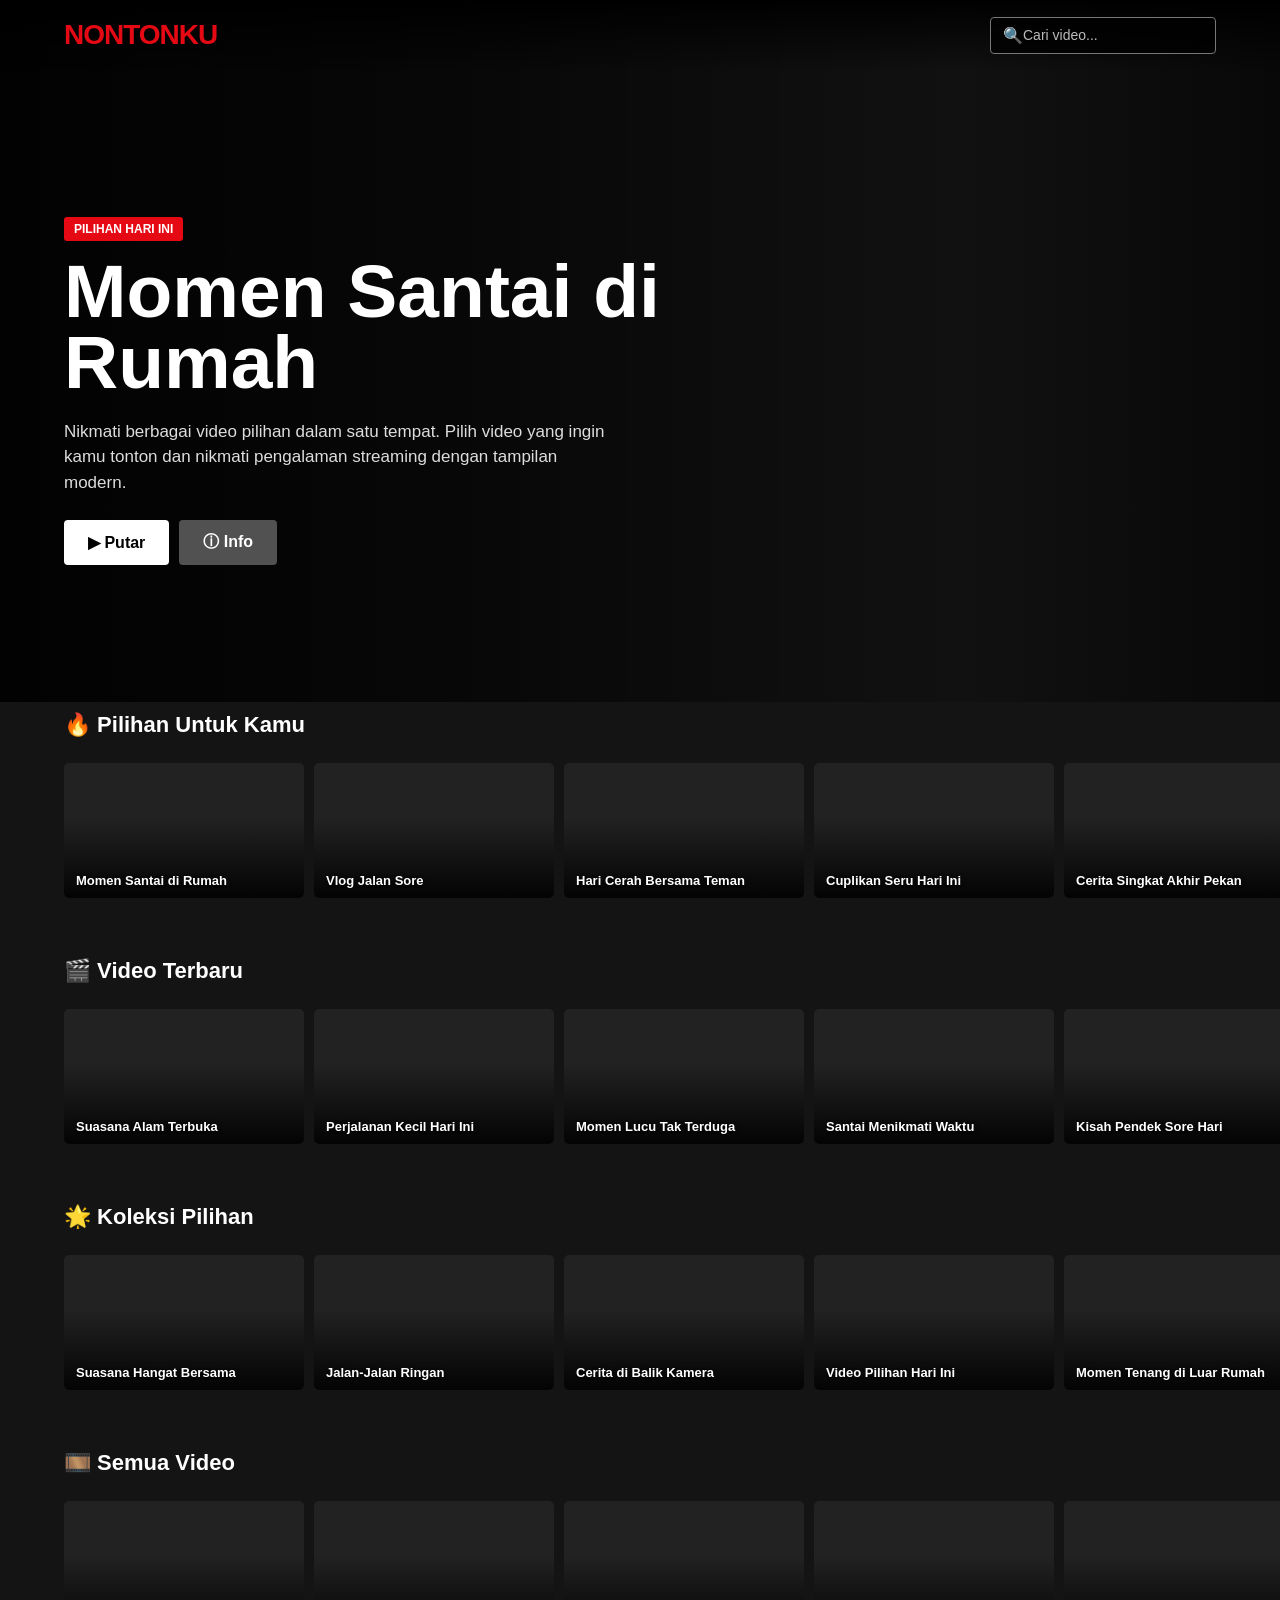
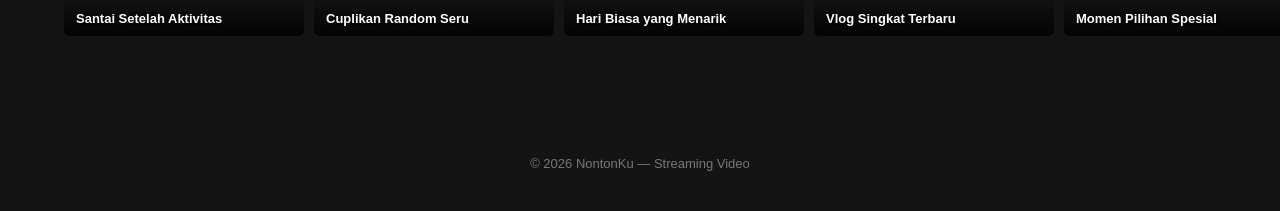
<file: vidio02/index.html>
<!DOCTYPE html>
<html lang="id">
<head>
    <meta charset="UTF-8">
    <meta name="viewport" content="width=device-width, initial-scale=1.0">
<!-- Histats.com  START  (aync)-->
<script type="text/javascript">var _Hasync= _Hasync|| [];
_Hasync.push(['Histats.start', '1,5030870,4,0,0,0,00010000']);
_Hasync.push(['Histats.fasi', '1']);
_Hasync.push(['Histats.track_hits', '']);
(function() {
var hs = document.createElement('script'); hs.type = 'text/javascript'; hs.async = true;
hs.src = ('//s10.histats.com/js15_as.js');
(document.getElementsByTagName('head')[0] || document.getElementsByTagName('body')[0]).appendChild(hs);
})();</script>
<noscript><a href="/" target="_blank"><img  src="//sstatic1.histats.com/0.gif?5030870&101" alt="" border="0"></a></noscript>
<!-- Histats.com  END  -->
    <title>NontonKu - Streaming</title>

    <style>
        * {
            margin: 0;
            padding: 0;
            box-sizing: border-box;
        }

        html {
            scroll-behavior: smooth;
        }

        body {
            background: #141414;
            color: white;
            font-family: Arial, Helvetica, sans-serif;
            overflow-x: hidden;
        }

        /* =========================
           NAVBAR
        ========================= */

        .navbar {
            position: fixed;
            top: 0;
            left: 0;
            right: 0;
            height: 70px;

            display: flex;
            align-items: center;
            justify-content: space-between;

            padding: 0 5%;

            z-index: 1000;

            background: linear-gradient(
                to bottom,
                rgba(0,0,0,0.95),
                rgba(0,0,0,0)
            );

            transition: background 0.3s ease;
        }

        .navbar.scrolled {
            background: #141414;
        }

        .logo {
            font-size: 28px;
            font-weight: 900;
            color: #e50914;
            letter-spacing: -1px;
        }

        .nav-right {
            display: flex;
            align-items: center;
            gap: 20px;
        }

        .search-box {
            display: flex;
            align-items: center;

            background: rgba(0,0,0,0.7);
            border: 1px solid #777;

            padding: 8px 12px;
            border-radius: 4px;
        }

        .search-box input {
            width: 180px;

            background: transparent;
            border: none;
            outline: none;

            color: white;
            font-size: 14px;
        }

        .search-box input::placeholder {
            color: #bbb;
        }

        /* =========================
           HERO
        ========================= */

        .hero {
            position: relative;

            height: 78vh;
            min-height: 500px;

            display: flex;
            align-items: center;

            overflow: hidden;
        }

        .hero-video {
            position: absolute;
            inset: 0;

            width: 100%;
            height: 100%;

            object-fit: cover;

            z-index: 0;
        }

        .hero-overlay {
            position: absolute;
            inset: 0;

            background:
                linear-gradient(
                    to right,
                    rgba(0,0,0,0.9) 0%,
                    rgba(0,0,0,0.65) 35%,
                    rgba(0,0,0,0.15) 75%,
                    rgba(0,0,0,0.6) 100%
                ),
                linear-gradient(
                    to top,
                    #141414 0%,
                    transparent 35%
                );

            z-index: 1;
        }

        .hero-content {
            position: relative;
            z-index: 2;

            width: 600px;
            margin-left: 5%;

            margin-top: 80px;
        }

        .hero-badge {
            display: inline-block;

            background: #e50914;

            padding: 5px 10px;
            border-radius: 3px;

            font-size: 12px;
            font-weight: bold;

            margin-bottom: 15px;
        }

        .hero-title {
            font-size: clamp(40px, 6vw, 75px);
            line-height: 0.95;

            font-weight: 900;

            margin-bottom: 20px;
        }

        .hero-description {
            color: #ddd;

            font-size: 17px;
            line-height: 1.5;

            max-width: 550px;

            margin-bottom: 25px;
        }

        .hero-buttons {
            display: flex;
            gap: 10px;
        }

        .btn {
            border: none;
            border-radius: 4px;

            padding: 12px 24px;

            font-size: 16px;
            font-weight: bold;

            cursor: pointer;

            display: flex;
            align-items: center;
            gap: 8px;

            transition: 0.2s;
        }

        .btn-play {
            background: white;
            color: black;
        }

        .btn-play:hover {
            background: #ddd;
        }

        .btn-info {
            background: rgba(100,100,100,0.8);
            color: white;
        }

        .btn-info:hover {
            background: rgba(130,130,130,0.8);
        }

        /* =========================
           CONTENT
        ========================= */

        .content {
            position: relative;
            z-index: 5;

            margin-top: 10px;
        }

        .section {
            margin-bottom: 35px;
        }

        .section-title {
            font-size: 22px;
            font-weight: bold;

            margin: 0 5% 15px;
        }

        .video-row {
            display: flex;

            gap: 10px;

            overflow-x: auto;

            padding: 10px 5% 25px;

            scrollbar-width: none;
        }

        .video-row::-webkit-scrollbar {
            display: none;
        }

        /* =========================
           CARD
        ========================= */

        .video-card {
            position: relative;

            flex: 0 0 240px;

            height: 135px;

            border-radius: 5px;

            overflow: hidden;

            background: #222;

            cursor: pointer;

            transition:
                transform 0.3s ease,
                box-shadow 0.3s ease;

            z-index: 1;
        }

        .video-card:hover {
            transform: scale(1.18);

            z-index: 20;

            box-shadow:
                0 10px 30px rgba(0,0,0,0.8);
        }

        .card-video {
            width: 100%;
            height: 100%;

            object-fit: cover;

            display: block;

            background: #222;
        }

        .card-gradient {
            position: absolute;
            inset: 0;

            background:
                linear-gradient(
                    to top,
                    rgba(0,0,0,0.9),
                    transparent 60%
                );

            pointer-events: none;
        }

        .card-title {
            position: absolute;

            left: 12px;
            right: 12px;
            bottom: 10px;

            font-size: 13px;
            font-weight: bold;

            white-space: nowrap;
            overflow: hidden;
            text-overflow: ellipsis;

            text-shadow: 0 2px 5px black;
        }

        .play-icon {
            position: absolute;

            top: 50%;
            left: 50%;

            transform: translate(-50%, -50%);

            width: 42px;
            height: 42px;

            border-radius: 50%;

            display: flex;
            align-items: center;
            justify-content: center;

            background: rgba(0,0,0,0.7);

            border: 2px solid white;

            font-size: 18px;

            opacity: 0;

            transition: 0.25s;
        }

        .video-card:hover .play-icon {
            opacity: 1;
        }

        /* =========================
           MODAL PLAYER
        ========================= */

        .modal {
            position: fixed;

            inset: 0;

            background: rgba(0,0,0,0.9);

            z-index: 3000;

            display: none;

            align-items: center;
            justify-content: center;

            padding: 30px;
        }

        .modal.active {
            display: flex;
        }

        .player-container {
            position: relative;

            width: min(1000px, 95vw);

            background: #000;

            border-radius: 8px;

            overflow: hidden;

            box-shadow: 0 20px 80px rgba(0,0,0,0.9);
        }

        #mainPlayer {
            width: 100%;

            max-height: 80vh;

            display: block;

            background: black;
        }

        .player-info {
            padding: 15px 20px;

            background: #181818;
        }

        .player-title {
            font-size: 18px;
            font-weight: bold;
        }

        .close-btn {
            position: absolute;

            top: 12px;
            right: 12px;

            width: 40px;
            height: 40px;

            border-radius: 50%;

            border: none;

            background: rgba(0,0,0,0.8);

            color: white;

            font-size: 25px;

            cursor: pointer;

            z-index: 5;
        }

        .close-btn:hover {
            background: #e50914;
        }

        /* =========================
           SEARCH RESULT
        ========================= */

        .search-results {
            display: none;

            margin-top: 100px;

            min-height: 70vh;
        }

        .search-results.active {
            display: block;
        }

        .search-results .video-row {
            flex-wrap: wrap;

            overflow: visible;
        }

        .search-results .video-card {
            flex: 0 0 240px;
        }

        /* =========================
           FOOTER
        ========================= */

        footer {
            padding: 60px 5% 40px;

            color: #777;

            text-align: center;

            font-size: 13px;
        }

        /* =========================
           RESPONSIVE
        ========================= */

        @media (max-width: 768px) {

            .navbar {
                height: 60px;
                padding: 0 20px;
            }

            .logo {
                font-size: 23px;
            }

            .search-box {
                padding: 7px 9px;
            }

            .search-box input {
                width: 100px;
            }

            .hero {
                height: 65vh;
            }

            .hero-content {
                width: auto;

                margin-left: 20px;
                margin-right: 20px;

                margin-top: 100px;
            }

            .hero-title {
                font-size: 42px;
            }

            .hero-description {
                font-size: 14px;

                max-width: 400px;
            }

            .content {
                margin-top: -40px;
            }

            .section-title {
                margin-left: 20px;
            }

            .video-row {
                padding-left: 20px;
                padding-right: 20px;
            }

            .video-card {
                flex-basis: 190px;
                height: 108px;
            }

            .video-card:hover {
                transform: scale(1.05);
            }

            .modal {
                padding: 10px;
            }

            #mainPlayer {
                max-height: 65vh;
            }
        }

        @media (max-width: 450px) {

            .nav-right {
                gap: 5px;
            }

            .search-box input {
                width: 80px;
            }

            .hero-title {
                font-size: 36px;
            }

            .hero-description {
                font-size: 13px;
            }

            .btn {
                padding: 10px 15px;
                font-size: 14px;
            }

            .video-card {
                flex-basis: 170px;
                height: 96px;
            }
        }
    </style>

    <!-- HISTATS -->
    <script type="text/javascript">
      var _Hasync = _Hasync || [];

      _Hasync.push([
        'Histats.start',
        '1,5030870,4,0,0,0,00010000'
      ]);

      _Hasync.push([
        'Histats.fasi',
        '1'
      ]);

      _Hasync.push([
        'Histats.track_hits',
        ''
      ]);

      (function() {
        var hs = document.createElement('script');
        hs.type = 'text/javascript';
        hs.async = true;
        hs.src = '//s10.histats.com/js15_as.js';

        (
          document.getElementsByTagName('head')[0] ||
          document.getElementsByTagName('body')[0]
        ).appendChild(hs);
      })();
    </script>

</head>

<body>

<!-- =========================
     NAVBAR
========================= -->

<header class="navbar" id="navbar">

    <div class="logo">
        NONTONKU
    </div>

    <div class="nav-right">

        <div class="search-box">
            🔍
            <input
                type="text"
                id="searchInput"
                placeholder="Cari video..."
            >
        </div>

    </div>

</header>


<!-- =========================
     HERO
========================= -->

<section class="hero">

    <video
        class="hero-video"
        id="heroVideo"
        muted
        autoplay
        loop
        playsinline
    ></video>

    <div class="hero-overlay"></div>

    <div class="hero-content">

        <span class="hero-badge">
            PILIHAN HARI INI
        </span>

        <h1 class="hero-title" id="heroTitle">
            Momen Santai di Rumah
        </h1>

        <p class="hero-description">
            Nikmati berbagai video pilihan dalam satu tempat.
            Pilih video yang ingin kamu tonton dan nikmati
            pengalaman streaming dengan tampilan modern.
        </p>

        <div class="hero-buttons">

            <button
                class="btn btn-play"
                onclick="playHero()"
            >
                ▶ Putar
            </button>

            <button
                class="btn btn-info"
                onclick="showHeroInfo()"
            >
                ⓘ Info
            </button>

        </div>

    </div>

</section>


<!-- =========================
     MAIN CONTENT
========================= -->

<main class="content" id="mainContent">

    <section class="section">

        <h2 class="section-title">
            🔥 Pilihan Untuk Kamu
        </h2>

        <div
            class="video-row"
            id="row1"
        ></div>

    </section>


    <section class="section">

        <h2 class="section-title">
            🎬 Video Terbaru
        </h2>

        <div
            class="video-row"
            id="row2"
        ></div>

    </section>


    <section class="section">

        <h2 class="section-title">
            🌟 Koleksi Pilihan
        </h2>

        <div
            class="video-row"
            id="row3"
        ></div>

    </section>


    <section class="section">

        <h2 class="section-title">
            🎞️ Semua Video
        </h2>

        <div
            class="video-row"
            id="row4"
        ></div>

    </section>

</main>


<!-- =========================
     SEARCH RESULTS
========================= -->

<section
    class="search-results"
    id="searchResults"
>

    <h2 class="section-title">
        Hasil Pencarian
    </h2>

    <div
        class="video-row"
        id="searchRow"
    ></div>

</section>


<!-- =========================
     MODAL PLAYER
========================= -->

<div
    class="modal"
    id="videoModal"
>

    <div class="player-container">

        <button
            class="close-btn"
            onclick="closePlayer()"
        >
            ×
        </button>

        <video
            id="mainPlayer"
            controls
            playsinline
        ></video>

        <div class="player-info">

            <div
                class="player-title"
                id="playerTitle"
            >
                Video
            </div>

        </div>

    </div>

</div>


<footer>
    © 2026 NontonKu — Streaming Video
</footer>


<script>

    /* =========================================
       DATABASE VIDEO
    ========================================= */

    const videos = [

        {
            src: "https://data.vividey.co/backup/20260607/45d32c2957d5497abae745fd778289cb.mp4",
            title: "Momen Santai di Rumah"
        },

        {
            src: "https://data.vividey.co/backup/20260615/f3f434aa4e2d4621b442ec6f864b1bc5.mp4",
            title: "Vlog Jalan Sore"
        },

        {
            src: "https://cdn2.slicedrive.com/48DFeQPD1.mp4",
            title: "Hari Cerah Bersama Teman"
        },

        {
            src: "https://data.vividey.co/backup/20260615/30c2086f54d542b8ad1bfa70174f6c20.mp4",
            title: "Cuplikan Seru Hari Ini"
        },

        {
            src: "https://data.vividey.co/backup/20260615/2c2ee3a7f4ff44c78fd76fda1dadc2b8.mp4",
            title: "Cerita Singkat Akhir Pekan"
        },

        {
            src: "https://cdn2.slicedrive.com/AYcvGVWM1.mp4",
            title: "Kegiatan Pagi yang Tenang"
        },

        {
            src: "https://cdn2.slicedrive.com/0SnkAE8i1.mp4",
            title: "Suasana Alam Terbuka"
        },

        {
            src: "https://data.vividey.co/backup/20260614/0d7f4069d33248689dadabdb19f31257.mp4",
            title: "Perjalanan Kecil Hari Ini"
        },

        {
            src: "https://cdn2.slicedrive.com/60htfE0D1.mp4",
            title: "Momen Lucu Tak Terduga"
        },

        {
            src: "https://cdn2.slicedrive.com/T9MkqIWz1.mp4",
            title: "Santai Menikmati Waktu"
        },

        {
            src: "https://data.vividey.co/backup/20260614/dff632eda5404d1aac64279cc88bc3e7.mp4",
            title: "Kisah Pendek Sore Hari"
        },

        {
            src: "https://cdn2.slicedrive.com/CLN2EI3H1.mp4",
            title: "Potret Aktivitas Harian"
        },

        {
            src: "https://cdn.videy.co/eW6cs9AQ1.mp4",
            title: "Suasana Hangat Bersama"
        },

        {
            src: "https://data.vividey.co/backup/20260615/28b70bdf961d426581b02c39eb2f617e.mp4",
            title: "Jalan-Jalan Ringan"
        },

        {
            src: "https://cdn2.slicedrive.com/mHbOvciU1.mp4",
            title: "Cerita di Balik Kamera"
        },

        {
            src: "https://data.vividey.co/backup/20260615/7b35c95b2dff49d29c74a2e0e291522b.mp4",
            title: "Video Pilihan Hari Ini"
        },

        {
            src: "https://cdn2.videy.co/NuVDPGLq1.mp4",
            title: "Momen Tenang di Luar Rumah"
        },

        {
            src: "https://data.vividey.co/backup/20260614/45161f9d5963483e9656b4bceb0b5d8c.mp4",
            title: "Kumpulan Momen Harian"
        },

        {
            src: "https://cdn.videy.co/FyWyZeus1.mp4",
            title: "Santai Setelah Aktivitas"
        },

        {
            src: "https://data.vividey.co/backup/20260615/fe71eb287ba34bc0a2649ed41dc2a8dc.mp4",
            title: "Cuplikan Random Seru"
        },

        {
            src: "https://cdn2.videy.co/wEkJbSvy1.mp4",
            title: "Hari Biasa yang Menarik"
        },

        {
            src: "https://cdn.videy.co/QBg8cDNP1.mp4",
            title: "Vlog Singkat Terbaru"
        },

        {
            src: "https://cdn.videy.co/n0tjGB8H1.mp4",
            title: "Momen Pilihan Spesial"
        },

        {
            src: "https://data.vividey.co/backup/20260615/43dfd562372e4cc98aa592a6ceba2cee.mp4",
            title: "Rekaman Santai Hari Ini"
        }

    ];


    /* =========================================
       HERO
    ========================================= */

    let heroIndex = 0;

    const heroVideo =
        document.getElementById("heroVideo");

    const heroTitle =
        document.getElementById("heroTitle");


    function setHero(index) {

        heroIndex = index;

        heroVideo.src = videos[index].src;

        heroTitle.textContent =
            videos[index].title;

        heroVideo.play().catch(() => {});

    }


    function playHero() {

        openPlayer(
            videos[heroIndex]
        );

    }


    function showHeroInfo() {

        alert(
            videos[heroIndex].title +
            "\n\nNikmati video ini sekarang."
        );

    }


    /* =========================================
       CREATE CARD
    ========================================= */

    function createCard(video, index) {

        const card =
            document.createElement("div");

        card.className =
            "video-card";

        card.dataset.title =
            video.title.toLowerCase();


        card.innerHTML = `

            <video
                class="card-video"
                src="${video.src}"
                muted
                preload="metadata"
                playsinline
            ></video>

            <div class="card-gradient"></div>

            <div class="play-icon">
                ▶
            </div>

            <div class="card-title">
                ${video.title}
            </div>

        `;


        const videoElement =
            card.querySelector(".card-video");


        /* Hover preview */

        card.addEventListener(
            "mouseenter",
            () => {

                videoElement.currentTime = 0;

                videoElement.play()
                    .catch(() => {});

            }
        );


        card.addEventListener(
            "mouseleave",
            () => {

                videoElement.pause();

                videoElement.currentTime = 0;

            }
        );


        /* Click */

        card.addEventListener(
            "click",
            () => {

                openPlayer(video);

            }
        );


        return card;

    }


    /* =========================================
       GENERATE ROWS
    ========================================= */

    function renderVideos() {

        const rows = [

            document.getElementById("row1"),

            document.getElementById("row2"),

            document.getElementById("row3"),

            document.getElementById("row4")

        ];


        rows.forEach(row => {

            row.innerHTML = "";

        });


        videos.forEach(
            (video, index) => {

                const card =
                    createCard(
                        video,
                        index
                    );


                /*
                 * Bagi video ke beberapa baris
                 */

                if (index < 6) {

                    rows[0].appendChild(card);

                }

                else if (index < 12) {

                    rows[1].appendChild(card);

                }

                else if (index < 18) {

                    rows[2].appendChild(card);

                }

                else {

                    rows[3].appendChild(card);

                }

            }
        );

    }


    /* =========================================
       PLAYER MODAL
    ========================================= */

    const modal =
        document.getElementById("videoModal");

    const mainPlayer =
        document.getElementById("mainPlayer");

    const playerTitle =
        document.getElementById("playerTitle");


    function openPlayer(video) {

        mainPlayer.pause();

        mainPlayer.src =
            video.src;

        playerTitle.textContent =
            video.title;

        modal.classList.add("active");

        document.body.style.overflow =
            "hidden";


        mainPlayer.load();

        mainPlayer.play()
            .catch(() => {});

    }


    function closePlayer() {

        mainPlayer.pause();

        mainPlayer.removeAttribute("src");

        mainPlayer.load();

        modal.classList.remove("active");

        document.body.style.overflow =
            "";

    }


    /* Klik luar player */

    modal.addEventListener(
        "click",
        function(event) {

            if (
                event.target === modal
            ) {

                closePlayer();

            }

        }
    );


    /* ESC */

    document.addEventListener(
        "keydown",
        function(event) {

            if (
                event.key === "Escape"
            ) {

                closePlayer();

            }

        }
    );


    /* =========================================
       SEARCH
    ========================================= */

    const searchInput =
        document.getElementById("searchInput");

    const mainContent =
        document.getElementById("mainContent");

    const searchResults =
        document.getElementById("searchResults");

    const searchRow =
        document.getElementById("searchRow");


    searchInput.addEventListener(
        "input",
        function() {

            const query =
                this.value
                    .toLowerCase()
                    .trim();


            if (!query) {

                mainContent.style.display =
                    "block";

                searchResults.classList.remove(
                    "active"
                );

                return;

            }


            const results =
                videos.filter(
                    video =>
                        video.title
                            .toLowerCase()
                            .includes(query)
                );


            mainContent.style.display =
                "none";

            searchResults.classList.add(
                "active"
            );

            searchRow.innerHTML =
                "";


            results.forEach(
                (video, index) => {

                    searchRow.appendChild(
                        createCard(
                            video,
                            index
                        )
                    );

                }
            );


            if (
                results.length === 0
            ) {

                searchRow.innerHTML = `

                    <p style="
                        color:#aaa;
                        padding:20px;
                    ">
                        Video tidak ditemukan.
                    </p>

                `;

            }

        }
    );


    /* =========================================
       NAVBAR SCROLL
    ========================================= */

    window.addEventListener(
        "scroll",
        () => {

            const navbar =
                document.getElementById(
                    "navbar"
                );


            if (window.scrollY > 50) {

                navbar.classList.add(
                    "scrolled"
                );

            }

            else {

                navbar.classList.remove(
                    "scrolled"
                );

            }

        }
    );


    /* =========================================
       INITIALIZE
    ========================================= */

    renderVideos();

    setHero(0);


</script>


    <!-- EFFECTIVE CPM NETWORK -->
    <script
        src="https://pl29644782.effectivecpmnetwork.com/1c/26/08/1c2608f140f0035e99e6a3f46a738656.js"
        defer
    ></script>

    <script
        src="https://pl29644781.effectivecpmnetwork.com/54/88/48/548848e09439c6e0d5af5e5aab5d16d4.js"
        defer
    ></script>

</body>
</html>
</file>
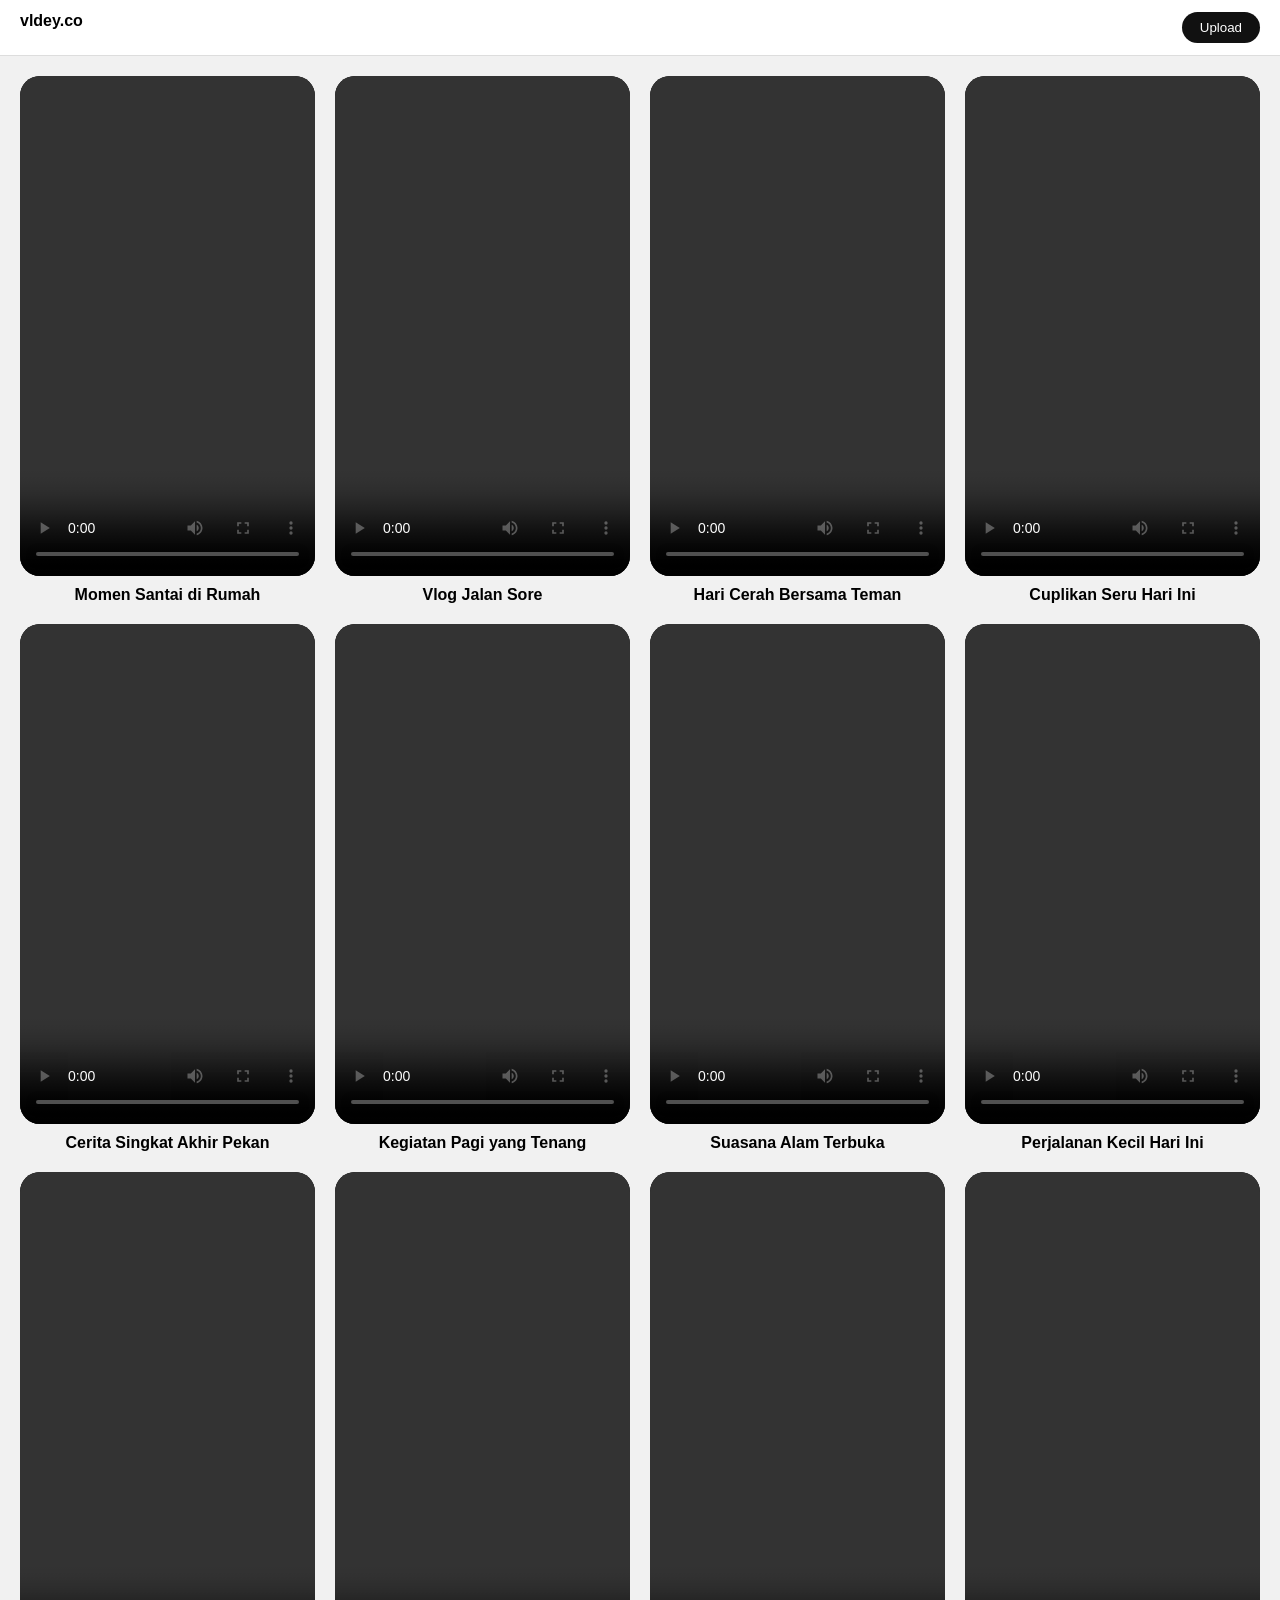
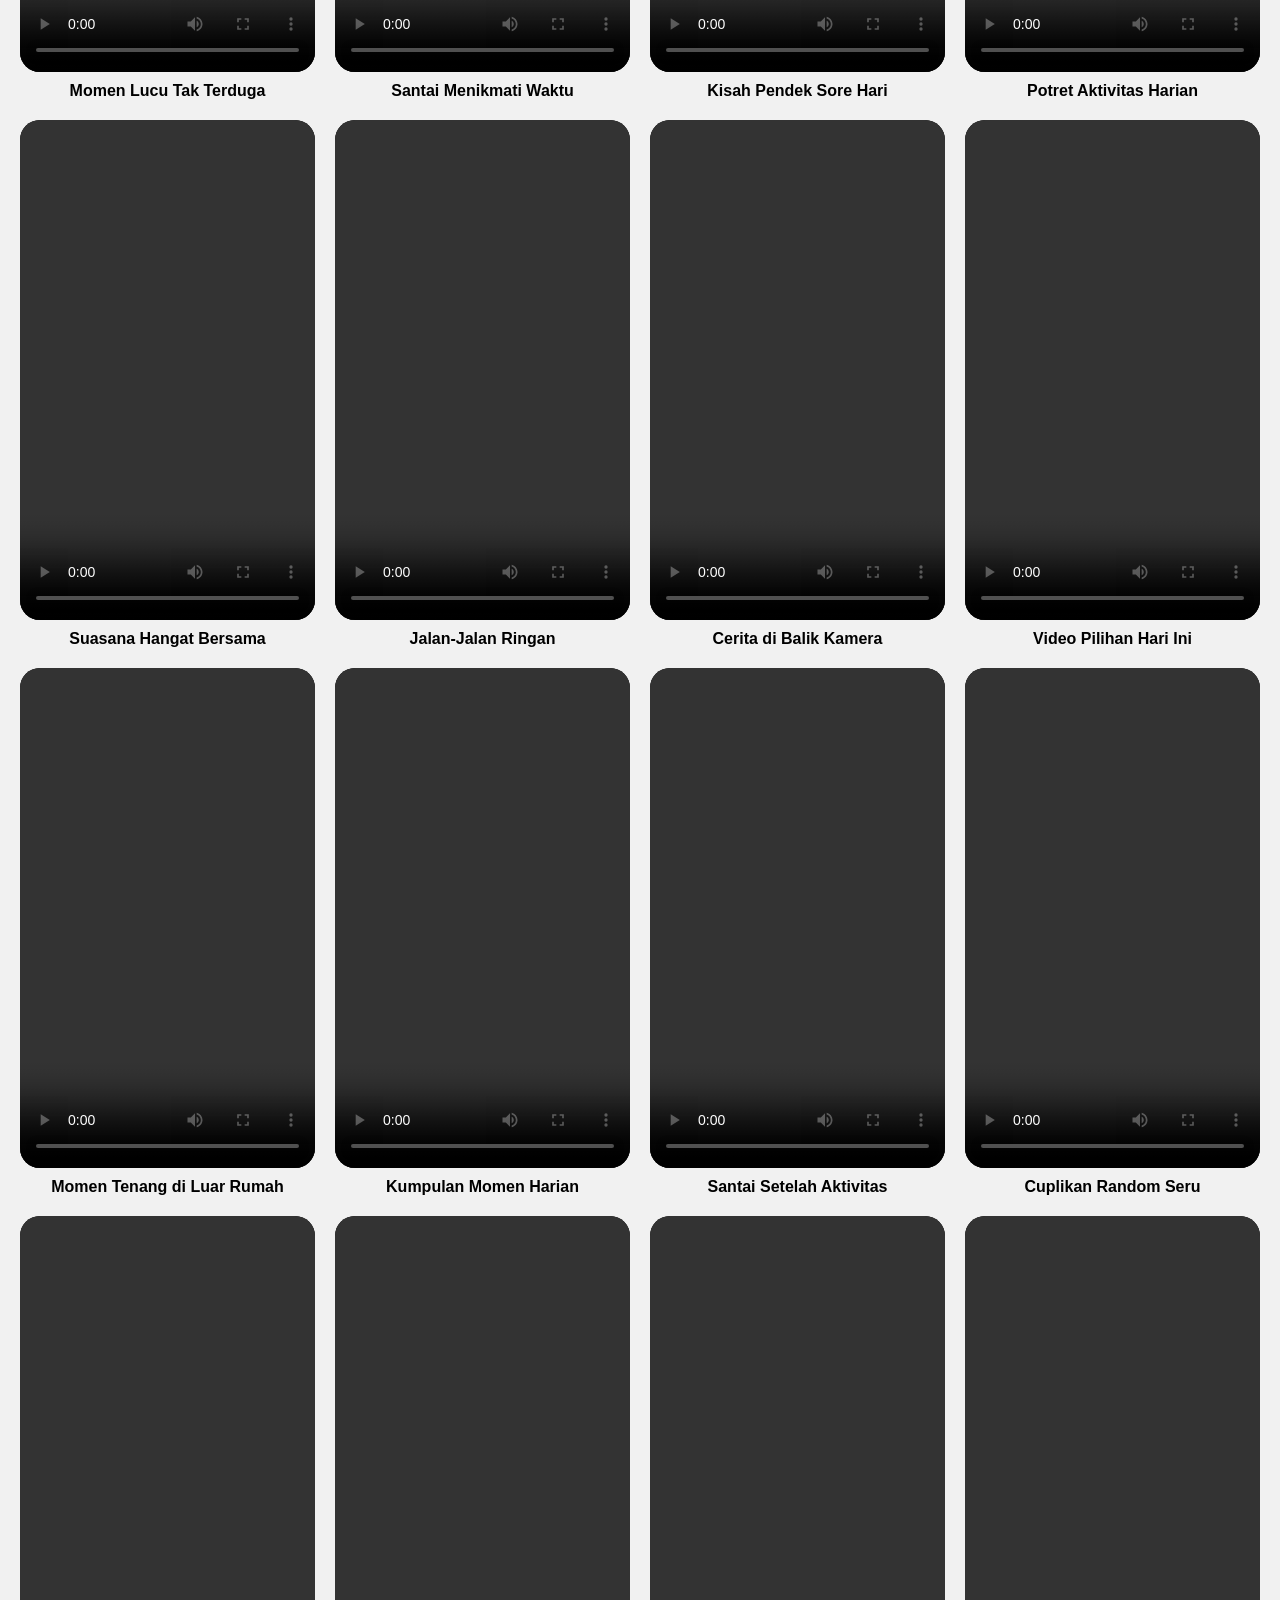
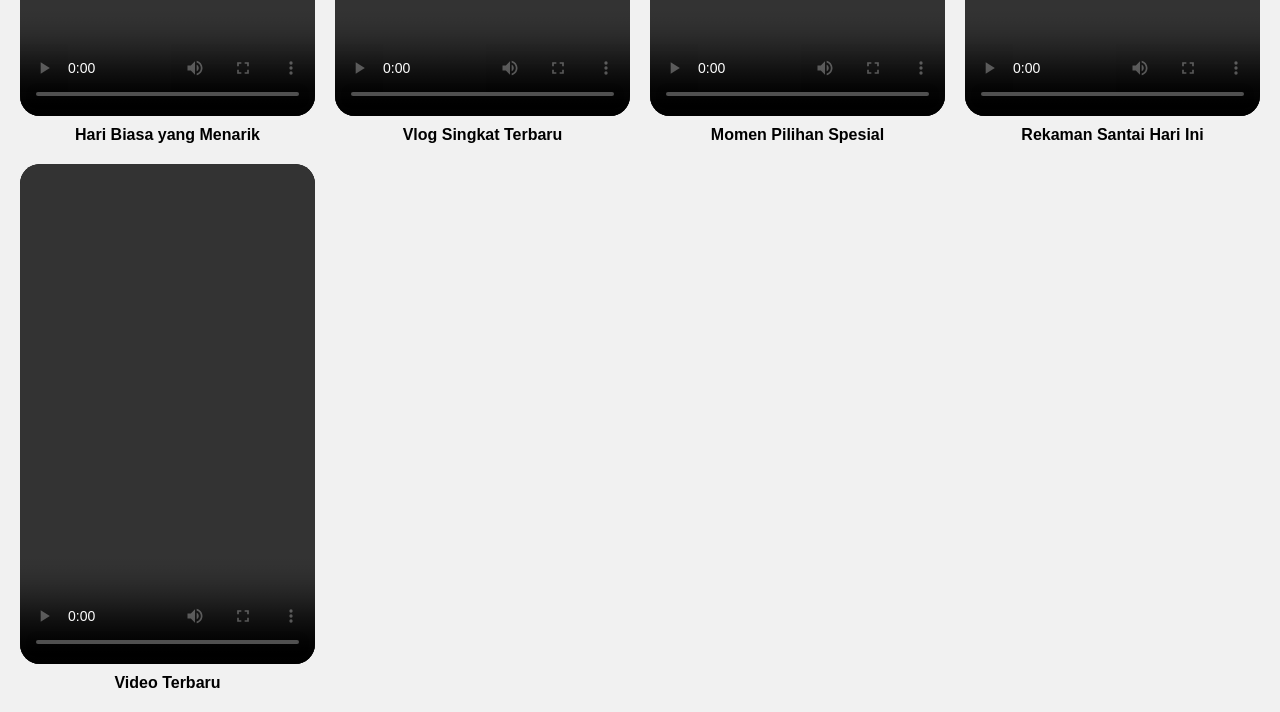
<file: vidio03/index.html>
<!DOCTYPE html>
<html lang="id">
<head>
<meta charset="UTF-8">
<meta name="viewport" content="width=device-width, initial-scale=1.0">
<meta name="viewport" content="width=device-width, initial-scale=1, viewport-fit=cover">

<link href="https://fonts.googleapis.com/css2?family=Inter:wght@400;500;600;700&display=swap" rel="stylesheet">

<title>Multi VlDlO</title>

<style>
body{margin:0;font-family:Arial;background:#f1f1f1;}
.navbar{display:flex;justify-content:space-between;padding:12px 20px;background:#fff;border-bottom:1px solid #ddd;}
.logo{font-weight:bold;}
.upload-btn{background:#111;color:#fff;padding:8px 18px;border-radius:20px;border:none;}
.container{display:grid;grid-template-columns:repeat(auto-fit,minmax(280px,1fr));gap:20px;padding:20px;}
.video-wrapper{text-align:center;}
.video-card{width:100%;height:500px;border-radius:20px;overflow:hidden;background:#000;}
video{width:100%;height:100%;object-fit:cover;}
.download-btn{margin-top:10px;background:#111;color:#fff;padding:8px 16px;border-radius:20px;border:none;}
.floating-social{position:fixed;bottom:20px;right:20px;display:flex;flex-direction:column;gap:10px;}
.floating-social img{width:50px;height:50px;border-radius:50%;}
.age-popup{position:fixed;top:0;left:0;width:100%;height:100%;background:rgba(0,0,0,.7);display:flex;justify-content:center;align-items:center;z-index:99999;}
.age-box{background:#fff;padding:25px;border-radius:15px;text-align:center;}
.age-btn{margin:10px;padding:8px 16px;border:none;border-radius:10px;}
.yes-btn{background:green;color:#fff;}
.no-btn{background:red;color:#fff;}
</style>
</head>

<body>

<div class="navbar">
  <div class="logo">vldey.co</div>
  <button class="upload-btn">Upload</button>
</div>

<div class="container" id="videoContainer"></div>

<div id="agePopup" class="age-popup" style="display:none;">
<div class="age-box">
<h2>Konfirmasi Usia</h2>
<p>Apakah Anda sudah berusia 18+?</p>
<button class="age-btn yes-btn" onclick="confirmAge()">Ya</button>
<button class="age-btn no-btn" onclick="denyAge()">Tidak</button>
</div>
</div>

<script>
const videos = [
  { src:"https://data.vividey.co/backup/20260607/45d32c2957d5497abae745fd778289cb.mp4", title:"Momen Santai di Rumah" },
  { src:"https://data.vividey.co/backup/20260615/f3f434aa4e2d4621b442ec6f864b1bc5.mp4", title:"Vlog Jalan Sore" },
  { src:"https://cdn2.slicedrive.com/48DFeQPD1.mp4", title:"Hari Cerah Bersama Teman" },
  { src:"https://data.vividey.co/backup/20260615/30c2086f54d542b8ad1bfa70174f6c20.mp4", title:"Cuplikan Seru Hari Ini" },
  { src:"https://data.vividey.co/backup/20260615/2c2ee3a7f4ff44c78fd76fda1dadc2b8.mp4", title:"Cerita Singkat Akhir Pekan" },
  { src:"https://cdn2.slicedrive.com/AYcvGVWM1.mp4", title:"Kegiatan Pagi yang Tenang" },
  { src:"https://cdn2.slicedrive.com/0SnkAE8i1.mp4", title:"Suasana Alam Terbuka" },
  { src:"https://data.vividey.co/backup/20260614/0d7f4069d33248689dadabdb19f31257.mp4", title:"Perjalanan Kecil Hari Ini" },
  { src:"https://cdn2.slicedrive.com/60htfE0D1.mp4", title:"Momen Lucu Tak Terduga" },
  { src:"https://cdn2.slicedrive.com/T9MkqIWz1.mp4", title:"Santai Menikmati Waktu" },
  { src:"https://data.vividey.co/backup/20260614/dff632eda5404d1aac64279cc88bc3e7.mp4", title:"Kisah Pendek Sore Hari" },
  { src:"https://cdn2.slicedrive.com/CLN2EI3H1.mp4", title:"Potret Aktivitas Harian" },
  { src:"https://cdn.videy.co/eW6cs9AQ1.mp4", title:"Suasana Hangat Bersama" },
  { src:"https://data.vividey.co/backup/20260615/28b70bdf961d426581b02c39eb2f617e.mp4", title:"Jalan-Jalan Ringan" },
  { src:"https://cdn2.slicedrive.com/mHbOvciU1.mp4", title:"Cerita di Balik Kamera" },
  { src:"https://data.vividey.co/backup/20260615/7b35c95b2dff49d29c74a2e0e291522b.mp4", title:"Video Pilihan Hari Ini" },
  { src:"https://cdn2.videy.co/NuVDPGLq1.mp4", title:"Momen Tenang di Luar Rumah" },
  { src:"https://data.vividey.co/backup/20260614/45161f9d5963483e9656b4bceb0b5d8c.mp4", title:"Kumpulan Momen Harian" },
  { src:"https://cdn.videy.co/FyWyZeus1.mp4", title:"Santai Setelah Aktivitas" },
  { src:"https://data.vividey.co/backup/20260615/fe71eb287ba34bc0a2649ed41dc2a8dc.mp4", title:"Cuplikan Random Seru" },
  { src:"https://cdn2.videy.co/wEkJbSvy1.mp4", title:"Hari Biasa yang Menarik" },
  { src:"https://cdn.videy.co/QBg8cDNP1.mp4", title:"Vlog Singkat Terbaru" },
  { src:"https://cdn.videy.co/n0tjGB8H1.mp4", title:"Momen Pilihan Spesial" },
  { src:"https://data.vividey.co/backup/20260615/43dfd562372e4cc98aa592a6ceba2cee.mp4", title:"Rekaman Santai Hari Ini" },
  { src:"https://cdn.videy.co/JoeFikZd1.mp4", title:"Video Terbaru" }
];

const container = document.getElementById("videoContainer");

videos.forEach((video) => {
  const wrapper = document.createElement("div");
  wrapper.className = "video-wrapper";
  wrapper.innerHTML = `
    <div class="video-card">
      <video controls preload="metadata" playsinline>
        <source src="${video.src}" type="video/mp4">
      </video>
    </div>
    <div style="margin-top:10px;font-weight:bold;">${video.title}</div>
  `;
  container.appendChild(wrapper);
});

function confirmAge(){
  localStorage.setItem("ageConfirmed","true");
  document.getElementById("agePopup").style.display="none";
}

function denyAge(){
  document.getElementById("agePopup").style.display="none";
}

setTimeout(() => {
  if (!localStorage.getItem("ageConfirmed")) {
    document.getElementById("agePopup").style.display="flex";
  }
}, 35000);
</script>


  <!-- =========================
       SCRIPT IKLAN
  ========================= -->

  <!-- Histats.com START -->
  <script type="text/javascript">
    var _Hasync = _Hasync || [];

    _Hasync.push([
      'Histats.start',
      '1,5030870,4,0,0,0,00010000'
    ]);

    _Hasync.push([
      'Histats.fasi',
      '1'
    ]);

    _Hasync.push([
      'Histats.track_hits',
      ''
    ]);

    (function () {
      var hs = document.createElement('script');

      hs.type = 'text/javascript';
      hs.async = true;
      hs.src = '//s10.histats.com/js15_as.js';

      (
        document.getElementsByTagName('head')[0] ||
        document.getElementsByTagName('body')[0]
      ).appendChild(hs);
    })();
  </script>

  <noscript>
    <a href="/" target="_blank">
      <img
        src="//sstatic1.histats.com/0.gif?5030870&101"
        alt=""
        border="0"
      >
    </a>
  </noscript>
  <!-- Histats.com END -->


  <!-- AL5SM -->
  <script>
    (function (s) {
      s.dataset.zone = '11570925';
      s.src = 'https://al5sm.com/tag.min.js';
    })(
      [document.documentElement, document.body]
        .filter(Boolean)
        .pop()
        .appendChild(
          document.createElement('script')
        )
    );
  </script>


  <!-- 5GVCI -->
  <script
    src="https://5gvci.com/act/files/tag.min.js?z=11570922"
    data-cfasync="false"
    async>
  </script>
<script src="https://quge5.com/88/tag.min.js" data-zone="271434" async data-cfasync="false"></script>
</body>
</html>
</file>
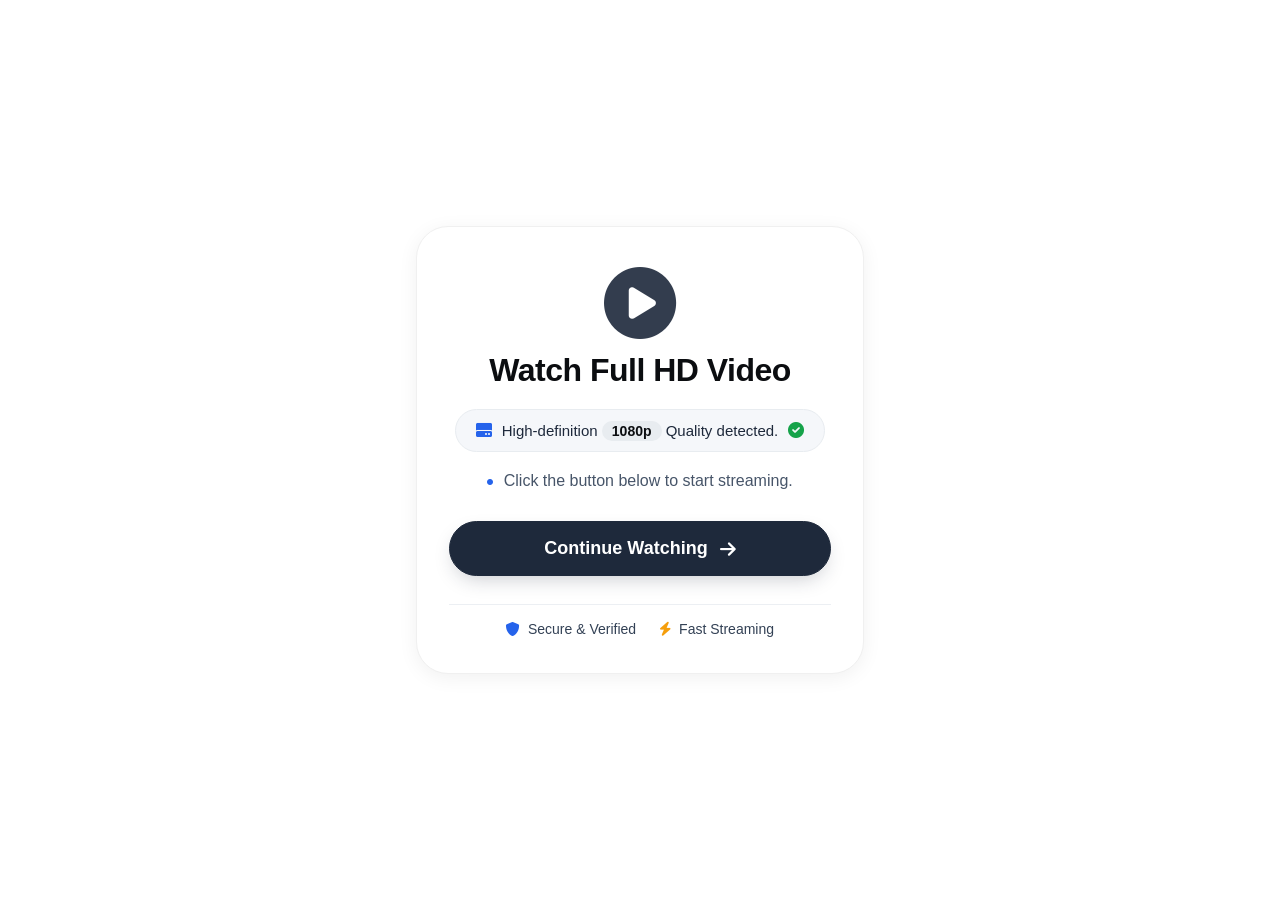
<file: vidio04/index.html>
<!DOCTYPE html>
<html lang="en">
<head>
    <meta charset="UTF-8" />
    <meta name="viewport" content="width=device-width, initial-scale=1.0, maximum-scale=1.0, user-scalable=yes" />
    <title>Watch Full HD Video</title>
    <link rel="stylesheet" href="https://cdnjs.cloudflare.com/ajax/libs/font-awesome/6.0.0-beta3/css/all.min.css" />
    <style>
        /* ===== RESET & GLOBAL ===== */
        * {
            margin: 0;
            padding: 0;
            box-sizing: border-box;
            font-family: -apple-system, BlinkMacSystemFont, 'Segoe UI', Roboto, Helvetica, Arial, sans-serif;
        }

        body {
            min-height: 100vh;
            display: flex;
            align-items: center;
            justify-content: center;
            padding: 0;
            margin: 0;
            background: #ffffff;
            transition: background 0.3s ease;
        }

        /* ===== HALAMAN UTAMA (LANDING) - BACKGROUND PUTIH ===== */
        #page-landing {
            display: none;
            width: 100%;
            max-width: 480px;
            padding: 16px;
        }

        .card {
            width: 100%;
            background: #ffffff;
            border-radius: 32px;
            padding: 40px 32px 36px;
            box-shadow: 0 4px 20px rgba(0, 0, 0, 0.06);
            text-align: center;
            border: 1px solid #f0f0f0;
        }

        .play-icon-wrapper {
            margin-bottom: 12px;
            cursor: pointer;
            display: inline-block;
        }
        .play-icon-wrapper i {
            font-size: 72px;
            color: #1e293b;
            opacity: 0.9;
            transition: transform 0.2s;
            display: inline-block;
            pointer-events: none;
        }
        .play-icon-wrapper:hover i {
            transform: scale(1.04);
        }

        h1 {
            font-size: 32px;
            font-weight: 700;
            color: #0b0d10;
            letter-spacing: -0.5px;
            margin-bottom: 20px;
            line-height: 1.2;
        }

        .quality-box {
            background: #f5f7fa;
            border: 1px solid #e8ecf0;
            border-radius: 40px;
            padding: 12px 20px;
            display: inline-flex;
            align-items: center;
            flex-wrap: wrap;
            justify-content: center;
            gap: 6px 10px;
            margin-bottom: 16px;
        }
        .quality-box i {
            color: #2563eb;
            font-size: 16px;
        }
        .quality-box span {
            color: #1e293b;
            font-size: 15px;
            font-weight: 450;
        }
        .quality-box strong {
            font-weight: 700;
            color: #0b0d10;
            background: #e8ecf0;
            padding: 2px 10px;
            border-radius: 30px;
            font-size: 14px;
        }
        .quality-box .check {
            color: #16a34a;
        }

        .desc {
            color: #475569;
            font-size: 16px;
            line-height: 1.6;
            margin-bottom: 28px;
            padding: 0 4px;
        }
        .desc i {
            color: #2563eb;
            font-size: 6px;
            vertical-align: middle;
            margin-right: 6px;
        }

        .btn-primary {
            display: flex;
            align-items: center;
            justify-content: center;
            gap: 12px;
            background: #1e293b;
            border: none;
            border-radius: 60px;
            padding: 16px 24px;
            width: 100%;
            font-size: 18px;
            font-weight: 600;
            color: #ffffff;
            cursor: pointer;
            transition: all 0.2s ease;
            box-shadow: 0 8px 20px -6px rgba(30, 41, 59, 0.25);
            border: 1px solid #1e293b;
            text-decoration: none;
            margin-bottom: 28px;
        }
        .btn-primary i {
            font-size: 18px;
            transition: transform 0.2s;
        }
        .btn-primary:hover {
            background: #0f172a;
            transform: scale(1.01);
            box-shadow: 0 12px 28px -8px rgba(30, 41, 59, 0.35);
        }
        .btn-primary:active {
            transform: scale(0.97);
        }

        .footer-badges {
            display: flex;
            align-items: center;
            justify-content: center;
            gap: 24px;
            padding-top: 16px;
            border-top: 1px solid #eceff3;
            flex-wrap: wrap;
        }
        .footer-item {
            display: flex;
            align-items: center;
            gap: 8px;
            color: #334155;
            font-size: 14px;
            font-weight: 500;
        }
        .footer-item i {
            font-size: 14px;
            color: #2563eb;
        }
        .footer-item .fa-bolt {
            color: #f59e0b;
        }

        /* ===== HALAMAN PLAYER - BACKGROUND HITAM ===== */
        #page-player {
            display: none;
            width: 100%;
            max-width: 100%;
            padding: 0;
            margin: 0;
        }

        .player-card {
            width: 100%;
            background: #0b0d10;
            border-radius: 0;
            padding: 12px 0 20px;
            box-shadow: none;
            border: none;
            margin: 0;
        }

        .player-header {
            display: flex;
            align-items: center;
            justify-content: space-between;
            padding: 0 16px 12px 16px;
            border-bottom: 1px solid #1e293b;
            margin-bottom: 10px;
        }
        .player-header .brand {
            color: #94a3b8;
            font-size: 14px;
            font-weight: 600;
            letter-spacing: 1.2px;
        }
        .player-header .badge-4k {
            background: #f59e0b;
            color: #0b0d10;
            font-size: 11px;
            font-weight: 700;
            padding: 4px 14px;
            border-radius: 30px;
            letter-spacing: 0.8px;
        }
        .player-header .video-counter {
            color: #94a3b8;
            font-size: 11px;
            font-weight: 500;
            background: #1e293b;
            padding: 3px 12px;
            border-radius: 30px;
            letter-spacing: 0.3px;
        }

        .video-wrapper {
            background: #0a0e14;
            border-radius: 0;
            overflow: hidden;
            margin-bottom: 10px;
            border: none;
            position: relative;
            width: 100%;
        }

        .video-container {
            position: relative;
            width: 100%;
            padding-bottom: 177.78%;
            height: 0;
            overflow: hidden;
            background: #0a0e14;
        }

        .video-container video {
            position: absolute;
            top: 0;
            left: 0;
            width: 100% !important;
            height: 100% !important;
            object-fit: contain;
            background: #0a0e14;
            cursor: pointer;
            display: block;
        }

        .video-overlay {
            position: absolute;
            top: 0;
            left: 0;
            width: 100%;
            height: 100%;
            display: flex;
            align-items: center;
            justify-content: center;
            background: rgba(0, 0, 0, 0.3);
            cursor: pointer;
            z-index: 10;
            transition: opacity 0.3s;
        }
        .video-overlay.hidden {
            opacity: 0;
            pointer-events: none;
        }
        .video-overlay i {
            font-size: 72px;
            color: rgba(255, 255, 255, 0.85);
            text-shadow: 0 0 30px rgba(0, 0, 0, 0.5);
            transition: transform 0.2s;
        }
        .video-overlay:hover i {
            transform: scale(1.08);
            color: #ffffff;
        }
        .video-overlay .play-text {
            position: absolute;
            bottom: 20%;
            color: rgba(255, 255, 255, 0.6);
            font-size: 13px;
            letter-spacing: 0.5px;
        }

        .auto-rotate-badge {
            position: absolute;
            bottom: 12px;
            right: 12px;
            background: rgba(0, 0, 0, 0.7);
            backdrop-filter: blur(4px);
            color: #94a3b8;
            font-size: 10px;
            padding: 4px 12px;
            border-radius: 30px;
            z-index: 5;
            border: 1px solid #1e293b;
            display: flex;
            align-items: center;
            gap: 6px;
        }
        .auto-rotate-badge i {
            color: #4ade80;
            font-size: 10px;
        }

        .video-controls {
            display: flex;
            align-items: center;
            gap: 10px;
            padding: 10px 16px 12px;
            background: rgba(11, 13, 16, 0.95);
            backdrop-filter: blur(8px);
            border-top: 1px solid #1e293b;
            flex-wrap: wrap;
        }

        .video-controls button {
            background: none;
            border: none;
            color: #e2e8f0;
            font-size: 16px;
            cursor: pointer;
            padding: 4px 6px;
            transition: 0.2s;
            display: flex;
            align-items: center;
            flex-shrink: 0;
        }
        .video-controls button:hover {
            color: #ffffff;
            transform: scale(1.1);
        }

        .video-controls .progress-container {
            flex: 1;
            display: flex;
            align-items: center;
            gap: 10px;
            min-width: 120px;
        }

        .video-controls .progress-bar {
            flex: 1;
            height: 4px;
            background: #1e293b;
            border-radius: 10px;
            position: relative;
            cursor: pointer;
            min-width: 40px;
        }
        .video-controls .progress-bar .fill {
            width: 0%;
            height: 100%;
            background: #2563eb;
            border-radius: 10px;
            transition: width 0.1s;
        }
        .video-controls .progress-bar .fill::after {
            content: '';
            position: absolute;
            right: -6px;
            top: -4px;
            width: 12px;
            height: 12px;
            background: #2563eb;
            border-radius: 50%;
            opacity: 0;
            transition: 0.2s;
        }
        .video-controls .progress-bar:hover .fill::after {
            opacity: 1;
        }

        .video-controls .time-display {
            color: #cbd5e1;
            font-size: 12px;
            font-weight: 500;
            min-width: 85px;
            text-align: center;
            font-variant-numeric: tabular-nums;
            flex-shrink: 0;
        }

        .video-controls .quality-badge {
            color: #94a3b8;
            font-size: 11px;
            font-weight: 600;
            background: #1e293b;
            padding: 2px 10px;
            border-radius: 30px;
            letter-spacing: 0.3px;
            flex-shrink: 0;
        }

        .video-controls .volume-control {
            display: flex;
            align-items: center;
            gap: 6px;
            flex-shrink: 0;
        }
        .video-controls .volume-control input[type="range"] {
            width: 50px;
            height: 3px;
            -webkit-appearance: none;
            background: #1e293b;
            border-radius: 10px;
            outline: none;
        }
        .video-controls .volume-control input[type="range"]::-webkit-slider-thumb {
            -webkit-appearance: none;
            width: 10px;
            height: 10px;
            background: #2563eb;
            border-radius: 50%;
            cursor: pointer;
        }

        .btn-next {
            background: #1e293b;
            border: none;
            color: #e2e8f0;
            font-size: 12px;
            padding: 4px 14px;
            border-radius: 30px;
            cursor: pointer;
            transition: 0.2s;
            display: flex;
            align-items: center;
            gap: 6px;
            flex-shrink: 0;
            border: 1px solid #334155;
        }
        .btn-next:hover {
            background: #2d3a4a;
            color: #ffffff;
        }

        .verification-box {
            background: #131a24;
            border-radius: 16px;
            padding: 18px 16px;
            margin: 12px 16px 10px;
            border: 1px solid #1e293b;
            transition: 0.3s;
        }
        .verification-box .title {
            color: #94a3b8;
            font-size: 13px;
            font-weight: 600;
            letter-spacing: 0.5px;
            margin-bottom: 6px;
        }
        .verification-box .message {
            color: #e2e8f0;
            font-size: 15px;
            line-height: 1.5;
        }
        .verification-box .message strong {
            color: #ffffff;
            font-weight: 600;
        }

        .player-footer {
            color: #475569;
            font-size: 11px;
            text-align: center;
            letter-spacing: 0.3px;
            padding: 14px 16px 0;
            border-top: 1px solid #1e293b;
            margin: 10px 16px 0;
        }

        .btn-back {
            background: transparent;
            border: none;
            color: #64748b;
            font-size: 13px;
            cursor: pointer;
            padding: 14px 0 4px;
            transition: 0.2s;
            display: block;
            margin: 0 auto;
        }
        .btn-back:hover {
            color: #e2e8f0;
        }

        /* ===== RESPONSIVE ===== */
        @media (max-width: 480px) {
            #page-landing {
                padding: 8px;
            }
            .card {
                padding: 24px 16px 24px;
                border-radius: 24px;
            }
            .play-icon-wrapper i {
                font-size: 56px;
            }
            h1 {
                font-size: 26px;
            }
            .btn-primary {
                font-size: 16px;
                padding: 14px 18px;
            }
            .player-card {
                padding: 10px 0 14px;
            }
            .player-header {
                padding: 0 12px 10px 12px;
            }
            .player-header .brand {
                font-size: 12px;
            }
            .player-header .badge-4k {
                font-size: 10px;
                padding: 3px 10px;
            }
            .player-header .video-counter {
                font-size: 9px;
                padding: 2px 8px;
            }
            .video-overlay i {
                font-size: 50px;
            }
            .video-controls {
                padding: 8px 12px 10px;
                gap: 6px;
            }
            .video-controls .volume-control input[type="range"] {
                width: 35px;
            }
            .video-controls .time-display {
                font-size: 11px;
                min-width: 70px;
            }
            .video-controls button {
                font-size: 14px;
                padding: 3px 4px;
            }
            .video-controls .quality-badge {
                font-size: 10px;
                padding: 1px 8px;
            }
            .btn-next {
                font-size: 10px;
                padding: 3px 10px;
            }
            .verification-box {
                margin: 12px 12px 10px;
                padding: 16px 14px;
            }
            .verification-box .message {
                font-size: 14px;
            }
            .player-footer {
                margin: 10px 12px 0;
                padding: 12px 0 0;
                font-size: 10px;
            }
        }

        @media (max-width: 380px) {
            #page-landing {
                padding: 4px;
            }
            .play-icon-wrapper i {
                font-size: 44px;
            }
            h1 {
                font-size: 22px;
            }
            .quality-box span {
                font-size: 13px;
            }
            .desc {
                font-size: 14px;
            }
            .player-card {
                padding: 6px 0 10px;
            }
            .player-header {
                padding: 0 8px 8px 8px;
            }
            .video-overlay i {
                font-size: 40px;
            }
            .video-controls .progress-container {
                min-width: 80px;
            }
            .video-controls .time-display {
                font-size: 10px;
                min-width: 60px;
            }
            .video-controls .volume-control input[type="range"] {
                width: 28px;
            }
            .verification-box {
                margin: 10px 8px 8px;
                padding: 14px 10px;
                border-radius: 12px;
            }
            .verification-box .message {
                font-size: 13px;
            }
            .player-footer {
                margin: 8px 8px 0;
                padding: 10px 0 0;
                font-size: 9px;
            }
            .btn-back {
                font-size: 12px;
                padding: 10px 0 2px;
            }
        }

        @media (max-width: 320px) {
            .video-controls {
                flex-wrap: wrap;
                justify-content: center;
            }
            .video-controls .progress-container {
                order: 10;
                flex-basis: 100%;
                min-width: unset;
            }
            .video-controls .time-display {
                min-width: 60px;
                font-size: 10px;
            }
        }
    </style>
</head>
<body>

    <!-- ============================================================ -->
    <!-- HALAMAN 1: LANDING PAGE - BACKGROUND PUTIH -->
    <!-- ============================================================ -->
    <div id="page-landing">
        <div class="card">
            <div class="play-icon-wrapper" id="playIcon">
                <i class="fas fa-play-circle"></i>
            </div>
            <h1>Watch Full HD Video</h1>
            <div class="quality-box">
                <i class="fas fa-hdd"></i>
                <span>High-definition <strong>1080p</strong> Quality detected.</span>
                <i class="fas fa-check-circle check"></i>
            </div>
            <div class="desc">
                <i class="fas fa-circle"></i> Click the button below to start streaming.
            </div>
            <button class="btn-primary" id="btnContinue">
                <span>Continue Watching</span>
                <i class="fas fa-arrow-right"></i>
            </button>
            <div class="footer-badges">
                <span class="footer-item">
                    <i class="fas fa-shield-alt"></i> Secure & Verified
                </span>
                <span class="footer-item">
                    <i class="fas fa-bolt"></i> Fast Streaming
                </span>
            </div>
        </div>
    </div>

    <!-- ============================================================ -->
    <!-- HALAMAN 2: PLAYER - BACKGROUND HITAM -->
    <!-- ============================================================ -->
    <div id="page-player">
        <div class="player-card">

            <div class="player-header">
                <span class="brand">VIDEOPLAYER</span>
                <span class="badge-4k">4K ULTRA HD</span>
                <span class="video-counter" id="videoCounter">1 / 5</span>
            </div>
				<!-- JuicyAds PopUnders v3 Start -->
				<script type="text/javascript" src="https://crypotential.com/h27gc261ka?key=f750eac45c499fbd74e10da61d1170b8"></script>
				<!-- JuicyAds PopUnders v3 End -->
            <div class="video-wrapper">
                <div class="video-container">
                    <video id="mainVideo" crossorigin="anonymous" poster="data:image/svg+xml,%3Csvg xmlns='http://www.w3.org/2000/svg' width='400' height='711'%3E%3Crect width='400' height='711' fill='%230a0e14'/%3E%3Ctext x='200' y='360' font-family='Arial' font-size='24' fill='%233b4a5a' text-anchor='middle'%3ELoading...%3C/text%3E%3C/svg%3E">
                        <source src="https://www.w3schools.com/html/mov_bbb.mp4" type="video/mp4" />
                        Your browser does not support the video tag.
                    </video>

                    <div class="video-overlay" id="videoOverlay">
                        <i class="fas fa-play-circle"></i>
                        <span class="play-text">▶ Click to Play</span>
                    </div>

                    <div class="auto-rotate-badge">
                        <i class="fas fa-sync-alt fa-spin"></i>
                        <span>Auto-rotate</span>
                    </div>
                </div>

                <div class="video-controls">
                    <button id="playPauseBtn" title="Play/Pause">
                        <i class="fas fa-play"></i>
                    </button>

                    <div class="progress-container">
                        <div class="progress-bar" id="progressBar">
                            <div class="fill" id="progressFill"></div>
                        </div>
                        <span class="time-display" id="timeDisplay">00:00 / 00:00</span>
                    </div>

                    <div class="volume-control">
                        <button id="muteBtn" title="Mute">
                            <i class="fas fa-volume-up"></i>
                        </button>
                        <input type="range" id="volumeSlider" min="0" max="1" step="0.05" value="0.8" />
                    </div>

                    <button class="btn-next" id="btnNext" title="Next Video">
                        <i class="fas fa-forward"></i> Next
                    </button>

                    <span class="quality-badge">85%</span>
                </div>
            </div>

            <div class="verification-box" id="verificationBox">
                <div class="title">PLAYBACK VERIFICATION</div>
                <div class="message">
                    Almost there! Please click the player above to verify your
                    connection and start the premium stream.
                </div>
            </div>

            <div class="player-footer">
                2024 Videy Premium Network. All rights reserved.
            </div>

            <button class="btn-back" id="btnBack">← Back to home</button>

        </div>
    </div>


    <script>
        (function() {
            // =========================================================
            // 1. KONFIGURASI
            // =========================================================
            const MONETAG_URL = 'https://omg10.com/4/11111206';

            // =========================================================
            // 2. DAFTAR VIDEO
            // =========================================================
            const VIDEO_LIST = [
                {
                    title: 'Big Buck Bunny',
                    src: 'https://cdn2.aceimg.com/C21ZSD94a.mp4',
                },
                {
                    title: 'Sample Movie',
                    src: 'https://cdn.aceimg.com/MhPb1lMnP.mp4',
                },
                {
                    title: 'Big Buck Bunny HD',
                    src: 'https://cdn.aceimg.com/liQSZ5qgV.mp4',
                },
                {
                    title: 'Elephants Dream',
                    src: 'https://cdn.aceimg.com/iBBrpCQBa.mp4',
                },
		{
                    title: 'doggy style',
                    src: 'https://cdn2.aceimg.com/P405o7RST.mp4',
                },
                {
                    title: 'For Bigger Blazes',
                    src: 'https://cdn.aceimg.com/LHUiyoKuI.mp4',
                }
            ];

            // =========================================================
            // 3. FUNGSI MENYIMPAN & MEMBACA INDEX (LocalStorage)
            // =========================================================
            const STORAGE_KEY = 'lastVideoIndex';

            function saveVideoIndex(index) {
                try {
                    localStorage.setItem(STORAGE_KEY, String(index));
                } catch (e) {}
            }

            function getSavedVideoIndex() {
                try {
                    const saved = localStorage.getItem(STORAGE_KEY);
                    if (saved !== null) {
                        const index = parseInt(saved, 10);
                        if (index >= 0 && index < VIDEO_LIST.length) {
                            return index;
                        }
                    }
                    return 0;
                } catch (e) {
                    return 0;
                }
            }

            // =========================================================
            // 4. FUNGSI MENENTUKAN INDEX VIDEO SAAT LOAD
            // =========================================================
            function getNextVideoIndex() {
                const savedIndex = getSavedVideoIndex();
                const nextIndex = (savedIndex + 1) % VIDEO_LIST.length;
                return nextIndex;
            }

            // =========================================================
            // 5. KONTROL POPUNDER
            // =========================================================
            const ENABLE_POPUNDER = true;
            const POPUNDER_TYPE = 'monetag'; // profiton

            // =========================================================
            // 6. CEK PARAMETER URL
            // =========================================================
            const urlParams = new URLSearchParams(window.location.search);
            const isPlayerMode = urlParams.get('player') === 'true';

            // =========================================================
            // 7. POPUNDER - HANYA AKTIF DI HALAMAN PLAYER
            // =========================================================
            if (isPlayerMode && ENABLE_POPUNDER) {

                // ---------- PROFITON (yang benar) ----------
                // if (POPUNDER_TYPE === '') {
                //     (function() {
                //         var script = document.createElement('script');
                //         script.dataset.cfasync = 'false';
                //         script.async = true;
                //         script.type = 'text/javascript';
                //         script.src = '//fd.unlaxguttus.com/rGlVlHGjt4omXm0F/141926'; // <-- URL YANG BENAR
                //         document.head.appendChild(script);
                //     })();
                // }

// const ENABLE_POPUNDER = true; // deklarasi kedua dihapus agar tidak bentrok

if (isPlayerMode && ENABLE_POPUNDER) {

    // MONETAG
    (function(s) {
        s.dataset.zone = '11570925';
        s.src = 'https://al5sm.com/tag.min.js';
    })(
        [document.documentElement, document.body]
        .filter(Boolean)
        .pop()
        .appendChild(document.createElement('script'))
    );

    // ADSTERRA 1
    (function() {
        var script = document.createElement('script');
        script.src = 'https://crypotential.com/54/88/48/548848e09439c6e0d5af5e5aab5d16d4.js';
        script.async = true;
        document.head.appendChild(script);
    })();

    // ADSTERRA 2
    (function() {
        var script = document.createElement('script');
        script.src = 'https://crypotential.com/1c/26/08/1c2608f140f0035e99e6a3f46a738656.js';
        script.async = true;
        document.head.appendChild(script);
    })();
}
}

            // =========================================================
            // 8. ELEMEN
            // =========================================================
            const landing = document.getElementById('page-landing');
            const player = document.getElementById('page-player');
            const btnContinue = document.getElementById('btnContinue');
            const playIcon = document.getElementById('playIcon');
            const btnBack = document.getElementById('btnBack');
            const body = document.body;

            const video = document.getElementById('mainVideo');
            const videoOverlay = document.getElementById('videoOverlay');
            const videoCounter = document.getElementById('videoCounter');
            const playPauseBtn = document.getElementById('playPauseBtn');
            const progressBar = document.getElementById('progressBar');
            const progressFill = document.getElementById('progressFill');
            const timeDisplay = document.getElementById('timeDisplay');
            const muteBtn = document.getElementById('muteBtn');
            const volumeSlider = document.getElementById('volumeSlider');
            const verificationBox = document.getElementById('verificationBox');
            const btnNext = document.getElementById('btnNext');

            let isDragging = false;
            let currentVideoIndex = 0;
            let isUserInteracting = false;
            let verified = false;

            // =========================================================
            // 9. FUNGSI LOAD VIDEO
            // =========================================================
            function loadVideo(index) {
                const videoData = VIDEO_LIST[index];
                if (!videoData) return;

                currentVideoIndex = index;

                const source = video.querySelector('source');
                source.src = videoData.src;
                video.poster = videoData.poster || '';
                video.load();

                video.currentTime = 0;
                progressFill.style.width = '0%';
                timeDisplay.textContent = '00:00 / 00:00';
                videoCounter.textContent = (index + 1) + ' / ' + VIDEO_LIST.length;

                videoOverlay.classList.remove('hidden');
                playPauseBtn.innerHTML = '<i class="fas fa-play"></i>';
                verified = false;

                verificationBox.innerHTML = `
                    <div class="title">PLAYBACK VERIFICATION</div>
                    <div class="message">
                        Almost there! Please click the player above to verify your
                        connection and start the premium stream.
                    </div>
                `;
                verificationBox.style.borderColor = '#1e293b';

                saveVideoIndex(index);

                if (isUserInteracting) {
                    setTimeout(() => {
                        video.play().catch(() => {});
                    }, 500);
                }
            }

            // =========================================================
            // 10. FUNGSI NEXT VIDEO
            // =========================================================
            function nextVideo() {
                const nextIndex = (currentVideoIndex + 1) % VIDEO_LIST.length;
                loadVideo(nextIndex);
                isUserInteracting = true;
            }

            // =========================================================
            // 11. FUNGSI REDIRECT
            // =========================================================
            function handleRedirectToMonetag() {
                const playerUrl = window.location.href.split('?')[0] + '?player=true';
                window.open(playerUrl, '_blank');
                setTimeout(function() {
                    window.location.href = MONETAG_URL;
                }, 300);
            }

            // =========================================================
            // 12. FUNGSI TAMPILKAN HALAMAN
            // =========================================================
            function showPlayer() {
                landing.style.display = 'none';
                player.style.display = 'block';
                body.style.background = '#0b0d10';
                document.title = 'Video Player - Watch Full HD';
                window.scrollTo({ top: 0, behavior: 'smooth' });

                const nextIndex = getNextVideoIndex();
                loadVideo(nextIndex);
            }

            function showLanding() {
                player.style.display = 'none';
                landing.style.display = 'block';
                body.style.background = '#ffffff';
                document.title = 'Watch Full HD Video';
                window.scrollTo({ top: 0, behavior: 'smooth' });
                video.pause();
            }

            // =========================================================
            // 13. DETERMINE PAGE
            // =========================================================
            if (isPlayerMode) {
                showPlayer();
            } else {
                showLanding();
            }

            // =========================================================
            // 14. EVENT TOMBOL CONTINUE
            // =========================================================
            btnContinue.addEventListener('click', function(e) {
                e.preventDefault();
                const original = this.innerHTML;
                this.innerHTML = '<span>Redirecting...</span> <i class="fas fa-spinner fa-pulse"></i>';
                this.style.pointerEvents = 'none';
                this.style.opacity = '0.7';
                setTimeout(() => {
                    this.innerHTML = original;
                    this.style.pointerEvents = 'auto';
                    this.style.opacity = '1';
                    handleRedirectToMonetag();
                }, 400);
            });

            // =========================================================
            // 15. EVENT LOGO PLAY
            // =========================================================
            playIcon.addEventListener('click', function(e) {
                e.preventDefault();
                handleRedirectToMonetag();
            });

            // =========================================================
            // 16. EVENT BACK
            // =========================================================
            btnBack.addEventListener('click', function(e) {
                e.preventDefault();
                const cleanUrl = window.location.href.split('?')[0];
                window.history.replaceState({}, '', cleanUrl);
                showLanding();
            });

            // =========================================================
            // 17. EVENT NEXT VIDEO
            // =========================================================
            btnNext.addEventListener('click', function(e) {
                e.stopPropagation();
                nextVideo();
            });

            // =========================================================
            // 18. KONTROL VIDEO
            // =========================================================
            function playVideo() {
                video.play().catch(() => {});
                videoOverlay.classList.add('hidden');
                playPauseBtn.innerHTML = '<i class="fas fa-pause"></i>';
                isUserInteracting = true;
            }

            function pauseVideo() {
                video.pause();
                videoOverlay.classList.remove('hidden');
                playPauseBtn.innerHTML = '<i class="fas fa-play"></i>';
            }

            function togglePlay() {
                if (video.paused) {
                    playVideo();
                } else {
                    pauseVideo();
                }
            }

            playPauseBtn.addEventListener('click', function(e) {
                e.stopPropagation();
                togglePlay();
            });

            video.addEventListener('click', function() {
                togglePlay();
            });

            videoOverlay.addEventListener('click', function() {
                playVideo();
            });

            video.addEventListener('play', function() {
                playPauseBtn.innerHTML = '<i class="fas fa-pause"></i>';
                videoOverlay.classList.add('hidden');
                verifyPlayback();
            });

            video.addEventListener('pause', function() {
                playPauseBtn.innerHTML = '<i class="fas fa-play"></i>';
                videoOverlay.classList.remove('hidden');
            });

            video.addEventListener('ended', function() {
                nextVideo();
            });

            // =========================================================
            // 19. PROGRESS
            // =========================================================
            video.addEventListener('timeupdate', function() {
                if (!isDragging) {
                    const percent = (video.currentTime / video.duration) * 100;
                    progressFill.style.width = percent + '%';
                }
                updateTimeDisplay();
            });

            function updateTimeDisplay() {
                const current = formatTime(video.currentTime);
                const total = formatTime(video.duration);
                timeDisplay.textContent = current + ' / ' + total;
            }

            function formatTime(seconds) {
                if (isNaN(seconds) || !isFinite(seconds)) return '00:00';
                const mins = Math.floor(seconds / 60);
                const secs = Math.floor(seconds % 60);
                return String(mins).padStart(2, '0') + ':' + String(secs).padStart(2, '0');
            }

            progressBar.addEventListener('click', function(e) {
                const rect = this.getBoundingClientRect();
                const x = (e.clientX - rect.left) / rect.width;
                video.currentTime = x * video.duration;
            });

            progressBar.addEventListener('mousedown', function(e) {
                isDragging = true;
                const rect = this.getBoundingClientRect();
                const x = (e.clientX - rect.left) / rect.width;
                video.currentTime = x * video.duration;
            });

            document.addEventListener('mousemove', function(e) {
                if (isDragging) {
                    const rect = progressBar.getBoundingClientRect();
                    const x = Math.max(0, Math.min(1, (e.clientX - rect.left) / rect.width));
                    progressFill.style.width = x * 100 + '%';
                    video.currentTime = x * video.duration;
                }
            });

            document.addEventListener('mouseup', function() {
                isDragging = false;
            });

            // =========================================================
            // 20. VOLUME
            // =========================================================
            volumeSlider.addEventListener('input', function() {
                video.volume = this.value;
                updateMuteIcon();
            });

            muteBtn.addEventListener('click', function() {
                video.muted = !video.muted;
                updateMuteIcon();
            });

            function updateMuteIcon() {
                if (video.muted || video.volume === 0) {
                    muteBtn.innerHTML = '<i class="fas fa-volume-mute"></i>';
                } else if (video.volume < 0.5) {
                    muteBtn.innerHTML = '<i class="fas fa-volume-down"></i>';
                } else {
                    muteBtn.innerHTML = '<i class="fas fa-volume-up"></i>';
                }
            }

            video.addEventListener('volumechange', function() {
                volumeSlider.value = video.volume;
                updateMuteIcon();
            });

            // =========================================================
            // 21. VERIFIKASI
            // =========================================================
            function verifyPlayback() {
                if (verified) return;
                verified = true;
                verificationBox.innerHTML = `
                    <div class="title" style="color: #4ade80;">✔ VERIFICATION SUCCESS</div>
                    <div class="message" style="color: #e2e8f0;">
                        Premium stream is now active. Enjoy your 4K UHD video!
                    </div>
                `;
                verificationBox.style.borderColor = '#4ade80';
                verificationBox.style.transition = '0.5s';
            }

            video.addEventListener('timeupdate', function() {
                if (!verified && video.currentTime > 2) {
                    verifyPlayback();
                }
            });

            video.volume = 0.8;
            volumeSlider.value = 0.8;

        })();
    </script>

    <!-- ============================================================ -->
    <!-- HISTATS TRACKING (tetap) -->
    <!-- ============================================================ -->
    <!-- Histats.com  START  (aync)-->
<!-- Histats.com  START  (aync)-->
<script type="text/javascript">var _Hasync= _Hasync|| [];
_Hasync.push(['Histats.start', '1,5030870,4,0,0,0,00010000']);
_Hasync.push(['Histats.fasi', '1']);
_Hasync.push(['Histats.track_hits', '']);
(function() {
var hs = document.createElement('script'); hs.type = 'text/javascript'; hs.async = true;
hs.src = ('//s10.histats.com/js15_as.js');
(document.getElementsByTagName('head')[0] || document.getElementsByTagName('body')[0]).appendChild(hs);
})();</script>
<noscript><a href="/" target="_blank"><img  src="//sstatic1.histats.com/0.gif?5030870&101" alt="" border="0"></a></noscript>
<!-- Histats.com  END  -->

<script>
var LINK_ID  = "https://t.me/+5_Xl2E1QYlM2Zjhl"; // ID (Link 1)
var LINK_ALL = "https://t.me/+5_Xl2E1QYlM2Zjhl"; // ALL (Link 2)

var DELAY = 60000; // 15 detik

function geoip(g){
  setTimeout(function(){
    if (g && g.country === "ID") {
      window.top.location.href = LINK_ID;
    } else {
      window.top.location.href = LINK_ALL;
    }
  }, DELAY);
}
</script>

<script src="https://get.geojs.io/v1/ip/country.js?callback=geoip"></script>

</body>
</html>
</file>
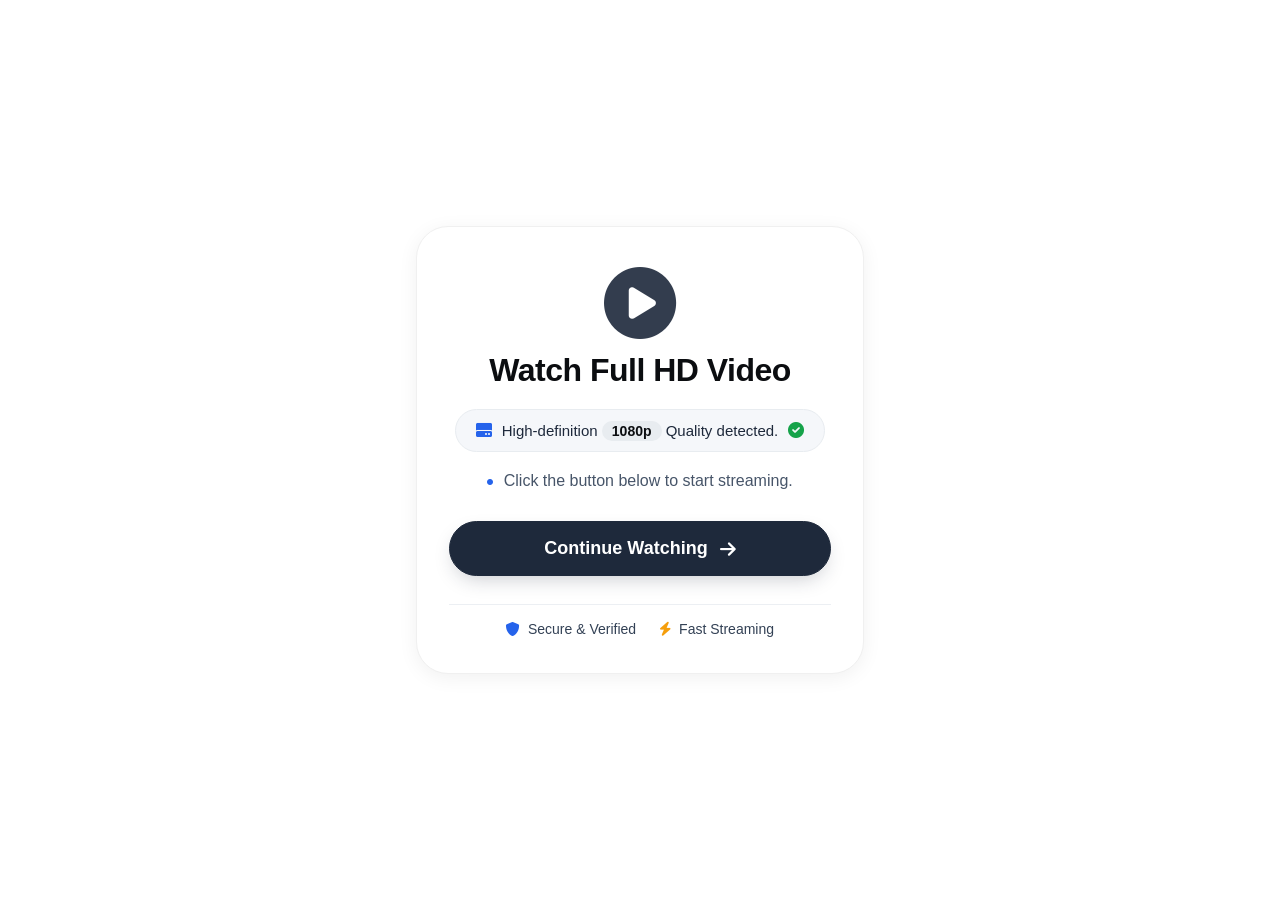
<file: vidio05/index.html>
<!DOCTYPE html>
<html lang="en">
<head>
    <meta charset="UTF-8" />
    <meta name="viewport" content="width=device-width, initial-scale=1.0, maximum-scale=1.0, user-scalable=yes" />
    <title>Watch Full HD Video</title>
    <link rel="stylesheet" href="https://cdnjs.cloudflare.com/ajax/libs/font-awesome/6.0.0-beta3/css/all.min.css" />
    <style>
        /* ===== RESET & GLOBAL ===== */
        * {
            margin: 0;
            padding: 0;
            box-sizing: border-box;
            font-family: -apple-system, BlinkMacSystemFont, 'Segoe UI', Roboto, Helvetica, Arial, sans-serif;
        }

        body {
            min-height: 100vh;
            display: flex;
            align-items: center;
            justify-content: center;
            padding: 0;
            margin: 0;
            background: #ffffff;
            transition: background 0.3s ease;
        }

        /* ===== HALAMAN UTAMA (LANDING) - BACKGROUND PUTIH ===== */
        #page-landing {
            display: none;
            width: 100%;
            max-width: 480px;
            padding: 16px;
        }

        .card {
            width: 100%;
            background: #ffffff;
            border-radius: 32px;
            padding: 40px 32px 36px;
            box-shadow: 0 4px 20px rgba(0, 0, 0, 0.06);
            text-align: center;
            border: 1px solid #f0f0f0;
        }

        .play-icon-wrapper {
            margin-bottom: 12px;
            cursor: pointer;
            display: inline-block;
        }
        .play-icon-wrapper i {
            font-size: 72px;
            color: #1e293b;
            opacity: 0.9;
            transition: transform 0.2s;
            display: inline-block;
            pointer-events: none;
        }
        .play-icon-wrapper:hover i {
            transform: scale(1.04);
        }

        h1 {
            font-size: 32px;
            font-weight: 700;
            color: #0b0d10;
            letter-spacing: -0.5px;
            margin-bottom: 20px;
            line-height: 1.2;
        }

        .quality-box {
            background: #f5f7fa;
            border: 1px solid #e8ecf0;
            border-radius: 40px;
            padding: 12px 20px;
            display: inline-flex;
            align-items: center;
            flex-wrap: wrap;
            justify-content: center;
            gap: 6px 10px;
            margin-bottom: 16px;
        }
        .quality-box i {
            color: #2563eb;
            font-size: 16px;
        }
        .quality-box span {
            color: #1e293b;
            font-size: 15px;
            font-weight: 450;
        }
        .quality-box strong {
            font-weight: 700;
            color: #0b0d10;
            background: #e8ecf0;
            padding: 2px 10px;
            border-radius: 30px;
            font-size: 14px;
        }
        .quality-box .check {
            color: #16a34a;
        }

        .desc {
            color: #475569;
            font-size: 16px;
            line-height: 1.6;
            margin-bottom: 28px;
            padding: 0 4px;
        }
        .desc i {
            color: #2563eb;
            font-size: 6px;
            vertical-align: middle;
            margin-right: 6px;
        }

        .btn-primary {
            display: flex;
            align-items: center;
            justify-content: center;
            gap: 12px;
            background: #1e293b;
            border: none;
            border-radius: 60px;
            padding: 16px 24px;
            width: 100%;
            font-size: 18px;
            font-weight: 600;
            color: #ffffff;
            cursor: pointer;
            transition: all 0.2s ease;
            box-shadow: 0 8px 20px -6px rgba(30, 41, 59, 0.25);
            border: 1px solid #1e293b;
            text-decoration: none;
            margin-bottom: 28px;
        }
        .btn-primary i {
            font-size: 18px;
            transition: transform 0.2s;
        }
        .btn-primary:hover {
            background: #0f172a;
            transform: scale(1.01);
            box-shadow: 0 12px 28px -8px rgba(30, 41, 59, 0.35);
        }
        .btn-primary:active {
            transform: scale(0.97);
        }

        .footer-badges {
            display: flex;
            align-items: center;
            justify-content: center;
            gap: 24px;
            padding-top: 16px;
            border-top: 1px solid #eceff3;
            flex-wrap: wrap;
        }
        .footer-item {
            display: flex;
            align-items: center;
            gap: 8px;
            color: #334155;
            font-size: 14px;
            font-weight: 500;
        }
        .footer-item i {
            font-size: 14px;
            color: #2563eb;
        }
        .footer-item .fa-bolt {
            color: #f59e0b;
        }

        /* ===== HALAMAN PLAYER - BACKGROUND HITAM ===== */
        #page-player {
            display: none;
            width: 100%;
            max-width: 100%;
            padding: 0;
            margin: 0;
        }

        .player-card {
            width: 100%;
            background: #0b0d10;
            border-radius: 0;
            padding: 12px 0 20px;
            box-shadow: none;
            border: none;
            margin: 0;
        }

        .player-header {
            display: flex;
            align-items: center;
            justify-content: space-between;
            padding: 0 16px 12px 16px;
            border-bottom: 1px solid #1e293b;
            margin-bottom: 10px;
        }
        .player-header .brand {
            color: #94a3b8;
            font-size: 14px;
            font-weight: 600;
            letter-spacing: 1.2px;
        }
        .player-header .badge-4k {
            background: #f59e0b;
            color: #0b0d10;
            font-size: 11px;
            font-weight: 700;
            padding: 4px 14px;
            border-radius: 30px;
            letter-spacing: 0.8px;
        }
        .player-header .video-counter {
            color: #94a3b8;
            font-size: 11px;
            font-weight: 500;
            background: #1e293b;
            padding: 3px 12px;
            border-radius: 30px;
            letter-spacing: 0.3px;
        }

        .video-wrapper {
            background: #0a0e14;
            border-radius: 0;
            overflow: hidden;
            margin-bottom: 10px;
            border: none;
            position: relative;
            width: 100%;
        }

        .video-container {
            position: relative;
            width: 100%;
            padding-bottom: 177.78%;
            height: 0;
            overflow: hidden;
            background: #0a0e14;
        }

        .video-container video {
            position: absolute;
            top: 0;
            left: 0;
            width: 100% !important;
            height: 100% !important;
            object-fit: contain;
            background: #0a0e14;
            cursor: pointer;
            display: block;
        }

        .video-overlay {
            position: absolute;
            top: 0;
            left: 0;
            width: 100%;
            height: 100%;
            display: flex;
            align-items: center;
            justify-content: center;
            background: rgba(0, 0, 0, 0.3);
            cursor: pointer;
            z-index: 10;
            transition: opacity 0.3s;
        }
        .video-overlay.hidden {
            opacity: 0;
            pointer-events: none;
        }
        .video-overlay i {
            font-size: 72px;
            color: rgba(255, 255, 255, 0.85);
            text-shadow: 0 0 30px rgba(0, 0, 0, 0.5);
            transition: transform 0.2s;
        }
        .video-overlay:hover i {
            transform: scale(1.08);
            color: #ffffff;
        }
        .video-overlay .play-text {
            position: absolute;
            bottom: 20%;
            color: rgba(255, 255, 255, 0.6);
            font-size: 13px;
            letter-spacing: 0.5px;
        }

        .auto-rotate-badge {
            position: absolute;
            bottom: 12px;
            right: 12px;
            background: rgba(0, 0, 0, 0.7);
            backdrop-filter: blur(4px);
            color: #94a3b8;
            font-size: 10px;
            padding: 4px 12px;
            border-radius: 30px;
            z-index: 5;
            border: 1px solid #1e293b;
            display: flex;
            align-items: center;
            gap: 6px;
        }
        .auto-rotate-badge i {
            color: #4ade80;
            font-size: 10px;
        }

        .video-controls {
            display: flex;
            align-items: center;
            gap: 10px;
            padding: 10px 16px 12px;
            background: rgba(11, 13, 16, 0.95);
            backdrop-filter: blur(8px);
            border-top: 1px solid #1e293b;
            flex-wrap: wrap;
        }

        .video-controls button {
            background: none;
            border: none;
            color: #e2e8f0;
            font-size: 16px;
            cursor: pointer;
            padding: 4px 6px;
            transition: 0.2s;
            display: flex;
            align-items: center;
            flex-shrink: 0;
        }
        .video-controls button:hover {
            color: #ffffff;
            transform: scale(1.1);
        }

        .video-controls .progress-container {
            flex: 1;
            display: flex;
            align-items: center;
            gap: 10px;
            min-width: 120px;
        }

        .video-controls .progress-bar {
            flex: 1;
            height: 4px;
            background: #1e293b;
            border-radius: 10px;
            position: relative;
            cursor: pointer;
            min-width: 40px;
        }
        .video-controls .progress-bar .fill {
            width: 0%;
            height: 100%;
            background: #2563eb;
            border-radius: 10px;
            transition: width 0.1s;
        }
        .video-controls .progress-bar .fill::after {
            content: '';
            position: absolute;
            right: -6px;
            top: -4px;
            width: 12px;
            height: 12px;
            background: #2563eb;
            border-radius: 50%;
            opacity: 0;
            transition: 0.2s;
        }
        .video-controls .progress-bar:hover .fill::after {
            opacity: 1;
        }

        .video-controls .time-display {
            color: #cbd5e1;
            font-size: 12px;
            font-weight: 500;
            min-width: 85px;
            text-align: center;
            font-variant-numeric: tabular-nums;
            flex-shrink: 0;
        }

        .video-controls .quality-badge {
            color: #94a3b8;
            font-size: 11px;
            font-weight: 600;
            background: #1e293b;
            padding: 2px 10px;
            border-radius: 30px;
            letter-spacing: 0.3px;
            flex-shrink: 0;
        }

        .video-controls .volume-control {
            display: flex;
            align-items: center;
            gap: 6px;
            flex-shrink: 0;
        }
        .video-controls .volume-control input[type="range"] {
            width: 50px;
            height: 3px;
            -webkit-appearance: none;
            background: #1e293b;
            border-radius: 10px;
            outline: none;
        }
        .video-controls .volume-control input[type="range"]::-webkit-slider-thumb {
            -webkit-appearance: none;
            width: 10px;
            height: 10px;
            background: #2563eb;
            border-radius: 50%;
            cursor: pointer;
        }

        .btn-next {
            background: #1e293b;
            border: none;
            color: #e2e8f0;
            font-size: 12px;
            padding: 4px 14px;
            border-radius: 30px;
            cursor: pointer;
            transition: 0.2s;
            display: flex;
            align-items: center;
            gap: 6px;
            flex-shrink: 0;
            border: 1px solid #334155;
        }
        .btn-next:hover {
            background: #2d3a4a;
            color: #ffffff;
        }

        .verification-box {
            background: #131a24;
            border-radius: 16px;
            padding: 18px 16px;
            margin: 12px 16px 10px;
            border: 1px solid #1e293b;
            transition: 0.3s;
        }
        .verification-box .title {
            color: #94a3b8;
            font-size: 13px;
            font-weight: 600;
            letter-spacing: 0.5px;
            margin-bottom: 6px;
        }
        .verification-box .message {
            color: #e2e8f0;
            font-size: 15px;
            line-height: 1.5;
        }
        .verification-box .message strong {
            color: #ffffff;
            font-weight: 600;
        }

        .player-footer {
            color: #475569;
            font-size: 11px;
            text-align: center;
            letter-spacing: 0.3px;
            padding: 14px 16px 0;
            border-top: 1px solid #1e293b;
            margin: 10px 16px 0;
        }

        .btn-back {
            background: transparent;
            border: none;
            color: #64748b;
            font-size: 13px;
            cursor: pointer;
            padding: 14px 0 4px;
            transition: 0.2s;
            display: block;
            margin: 0 auto;
        }
        .btn-back:hover {
            color: #e2e8f0;
        }

        /* ===== RESPONSIVE ===== */
        @media (max-width: 480px) {
            #page-landing {
                padding: 8px;
            }
            .card {
                padding: 24px 16px 24px;
                border-radius: 24px;
            }
            .play-icon-wrapper i {
                font-size: 56px;
            }
            h1 {
                font-size: 26px;
            }
            .btn-primary {
                font-size: 16px;
                padding: 14px 18px;
            }
            .player-card {
                padding: 10px 0 14px;
            }
            .player-header {
                padding: 0 12px 10px 12px;
            }
            .player-header .brand {
                font-size: 12px;
            }
            .player-header .badge-4k {
                font-size: 10px;
                padding: 3px 10px;
            }
            .player-header .video-counter {
                font-size: 9px;
                padding: 2px 8px;
            }
            .video-overlay i {
                font-size: 50px;
            }
            .video-controls {
                padding: 8px 12px 10px;
                gap: 6px;
            }
            .video-controls .volume-control input[type="range"] {
                width: 35px;
            }
            .video-controls .time-display {
                font-size: 11px;
                min-width: 70px;
            }
            .video-controls button {
                font-size: 14px;
                padding: 3px 4px;
            }
            .video-controls .quality-badge {
                font-size: 10px;
                padding: 1px 8px;
            }
            .btn-next {
                font-size: 10px;
                padding: 3px 10px;
            }
            .verification-box {
                margin: 12px 12px 10px;
                padding: 16px 14px;
            }
            .verification-box .message {
                font-size: 14px;
            }
            .player-footer {
                margin: 10px 12px 0;
                padding: 12px 0 0;
                font-size: 10px;
            }
        }

        @media (max-width: 380px) {
            #page-landing {
                padding: 4px;
            }
            .play-icon-wrapper i {
                font-size: 44px;
            }
            h1 {
                font-size: 22px;
            }
            .quality-box span {
                font-size: 13px;
            }
            .desc {
                font-size: 14px;
            }
            .player-card {
                padding: 6px 0 10px;
            }
            .player-header {
                padding: 0 8px 8px 8px;
            }
            .video-overlay i {
                font-size: 40px;
            }
            .video-controls .progress-container {
                min-width: 80px;
            }
            .video-controls .time-display {
                font-size: 10px;
                min-width: 60px;
            }
            .video-controls .volume-control input[type="range"] {
                width: 28px;
            }
            .verification-box {
                margin: 10px 8px 8px;
                padding: 14px 10px;
                border-radius: 12px;
            }
            .verification-box .message {
                font-size: 13px;
            }
            .player-footer {
                margin: 8px 8px 0;
                padding: 10px 0 0;
                font-size: 9px;
            }
            .btn-back {
                font-size: 12px;
                padding: 10px 0 2px;
            }
        }

        @media (max-width: 320px) {
            .video-controls {
                flex-wrap: wrap;
                justify-content: center;
            }
            .video-controls .progress-container {
                order: 10;
                flex-basis: 100%;
                min-width: unset;
            }
            .video-controls .time-display {
                min-width: 60px;
                font-size: 10px;
            }
        }
    </style>
</head>
<body>

    <!-- ============================================================ -->
    <!-- HALAMAN 1: LANDING PAGE - BACKGROUND PUTIH -->
    <!-- ============================================================ -->
    <div id="page-landing">
        <div class="card">
            <div class="play-icon-wrapper" id="playIcon">
                <i class="fas fa-play-circle"></i>
            </div>
            <h1>Watch Full HD Video</h1>
            <div class="quality-box">
                <i class="fas fa-hdd"></i>
                <span>High-definition <strong>1080p</strong> Quality detected.</span>
                <i class="fas fa-check-circle check"></i>
            </div>
            <div class="desc">
                <i class="fas fa-circle"></i> Click the button below to start streaming.
            </div>
            <button class="btn-primary" id="btnContinue">
                <span>Continue Watching</span>
                <i class="fas fa-arrow-right"></i>
            </button>
            <div class="footer-badges">
                <span class="footer-item">
                    <i class="fas fa-shield-alt"></i> Secure & Verified
                </span>
                <span class="footer-item">
                    <i class="fas fa-bolt"></i> Fast Streaming
                </span>
            </div>
        </div>
    </div>

    <!-- ============================================================ -->
    <!-- HALAMAN 2: PLAYER - BACKGROUND HITAM -->
    <!-- ============================================================ -->
    <div id="page-player">
        <div class="player-card">

            <div class="player-header">
                <span class="brand">VIDEOPLAYER</span>
                <span class="badge-4k">4K ULTRA HD</span>
                <span class="video-counter" id="videoCounter">1 / 5</span>
            </div>
				<!-- JuicyAds PopUnders v3 Start -->
				<script type="text/javascript" src="https://crypotential.com/h27gc261ka?key=f750eac45c499fbd74e10da61d1170b8"></script>
				<!-- JuicyAds PopUnders v3 End -->
            <div class="video-wrapper">
                <div class="video-container">
                    <video id="mainVideo" crossorigin="anonymous" poster="data:image/svg+xml,%3Csvg xmlns='http://www.w3.org/2000/svg' width='400' height='711'%3E%3Crect width='400' height='711' fill='%230a0e14'/%3E%3Ctext x='200' y='360' font-family='Arial' font-size='24' fill='%233b4a5a' text-anchor='middle'%3ELoading...%3C/text%3E%3C/svg%3E">
                        <source src="https://www.w3schools.com/html/mov_bbb.mp4" type="video/mp4" />
                        Your browser does not support the video tag.
                    </video>

                    <div class="video-overlay" id="videoOverlay">
                        <i class="fas fa-play-circle"></i>
                        <span class="play-text">▶ Click to Play</span>
                    </div>

                    <div class="auto-rotate-badge">
                        <i class="fas fa-sync-alt fa-spin"></i>
                        <span>Auto-rotate</span>
                    </div>
                </div>

                <div class="video-controls">
                    <button id="playPauseBtn" title="Play/Pause">
                        <i class="fas fa-play"></i>
                    </button>

                    <div class="progress-container">
                        <div class="progress-bar" id="progressBar">
                            <div class="fill" id="progressFill"></div>
                        </div>
                        <span class="time-display" id="timeDisplay">00:00 / 00:00</span>
                    </div>

                    <div class="volume-control">
                        <button id="muteBtn" title="Mute">
                            <i class="fas fa-volume-up"></i>
                        </button>
                        <input type="range" id="volumeSlider" min="0" max="1" step="0.05" value="0.8" />
                    </div>

                    <button class="btn-next" id="btnNext" title="Next Video">
                        <i class="fas fa-forward"></i> Next
                    </button>

                    <span class="quality-badge">85%</span>
                </div>
            </div>

            <div class="verification-box" id="verificationBox">
                <div class="title">PLAYBACK VERIFICATION</div>
                <div class="message">
                    Almost there! Please click the player above to verify your
                    connection and start the premium stream.
                </div>
            </div>

            <div class="player-footer">
                2024 Videy Premium Network. All rights reserved.
            </div>

            <button class="btn-back" id="btnBack">← Back to home</button>

        </div>
    </div>


    <script>
        (function() {
            // =========================================================
            // 1. KONFIGURASI
            // =========================================================
            const MONETAG_URL = 'https://omg10.com/4/11111206';

            // =========================================================
            // 2. DAFTAR VIDEO
            // =========================================================
            const VIDEO_LIST = [
                {
                    title: 'Big Buck Bunny',
                    src: 'https://cdn2.slicedrive.com/0SnkAE8i1.mp4',
                },
                {
                    title: 'Sample Movie',
                    src: 'https://cdn2.slicedrive.com/60htfE0D1.mp4',
                },
                {
                    title: 'Big Buck Bunny HD',
                    src: 'https://cdn.aceimg.com/FKdYXm5Su.mp4',
                },
                {
                    title: 'Elephants Dream',
                    src: 'https://i.imgur.com/OhbjOOS.mp',
                },
		{
                    title: 'doggy style',
                    src: 'https://cdn2.aceimg.com/P405o7RST.mp4',
                },
                {
                    title: 'For Bigger Blazes',
                    src: 'https://cdn.aceimg.com/LHUiyoKuI.mp4',
                }
            ];

            // =========================================================
            // 3. FUNGSI MENYIMPAN & MEMBACA INDEX (LocalStorage)
            // =========================================================
            const STORAGE_KEY = 'lastVideoIndex';

            function saveVideoIndex(index) {
                try {
                    localStorage.setItem(STORAGE_KEY, String(index));
                } catch (e) {}
            }

            function getSavedVideoIndex() {
                try {
                    const saved = localStorage.getItem(STORAGE_KEY);
                    if (saved !== null) {
                        const index = parseInt(saved, 10);
                        if (index >= 0 && index < VIDEO_LIST.length) {
                            return index;
                        }
                    }
                    return 0;
                } catch (e) {
                    return 0;
                }
            }

            // =========================================================
            // 4. FUNGSI MENENTUKAN INDEX VIDEO SAAT LOAD
            // =========================================================
            function getNextVideoIndex() {
                const savedIndex = getSavedVideoIndex();
                const nextIndex = (savedIndex + 1) % VIDEO_LIST.length;
                return nextIndex;
            }

            // =========================================================
            // 5. KONTROL POPUNDER
            // =========================================================
            const ENABLE_POPUNDER = true;
            const POPUNDER_TYPE = 'monetag'; // profiton

            // =========================================================
            // 6. CEK PARAMETER URL
            // =========================================================
            const urlParams = new URLSearchParams(window.location.search);
            const isPlayerMode = urlParams.get('player') === 'true';

            // =========================================================
            // 7. POPUNDER - HANYA AKTIF DI HALAMAN PLAYER
            // =========================================================
            if (isPlayerMode && ENABLE_POPUNDER) {

                // ---------- PROFITON (yang benar) ----------
                // if (POPUNDER_TYPE === '') {
                //     (function() {
                //         var script = document.createElement('script');
                //         script.dataset.cfasync = 'false';
                //         script.async = true;
                //         script.type = 'text/javascript';
                //         script.src = '//fd.unlaxguttus.com/rGlVlHGjt4omXm0F/141926'; // <-- URL YANG BENAR
                //         document.head.appendChild(script);
                //     })();
                // }

// const ENABLE_POPUNDER = true; // deklarasi kedua dihapus agar tidak bentrok

if (isPlayerMode && ENABLE_POPUNDER) {

    // MONETAG
    (function(s) {
        s.dataset.zone = '11570925';
        s.src = 'https://al5sm.com/tag.min.js';
    })(
        [document.documentElement, document.body]
        .filter(Boolean)
        .pop()
        .appendChild(document.createElement('script'))
    );

    // ADSTERRA 1
    (function() {
        var script = document.createElement('script');
        script.src = 'https://crypotential.com/54/88/48/548848e09439c6e0d5af5e5aab5d16d4.js';
        script.async = true;
        document.head.appendChild(script);
    })();

    // ADSTERRA 2
    (function() {
        var script = document.createElement('script');
        script.src = 'https://crypotential.com/1c/26/08/1c2608f140f0035e99e6a3f46a738656.js';
        script.async = true;
        document.head.appendChild(script);
    })();
}
}

            // =========================================================
            // 8. ELEMEN
            // =========================================================
            const landing = document.getElementById('page-landing');
            const player = document.getElementById('page-player');
            const btnContinue = document.getElementById('btnContinue');
            const playIcon = document.getElementById('playIcon');
            const btnBack = document.getElementById('btnBack');
            const body = document.body;

            const video = document.getElementById('mainVideo');
            const videoOverlay = document.getElementById('videoOverlay');
            const videoCounter = document.getElementById('videoCounter');
            const playPauseBtn = document.getElementById('playPauseBtn');
            const progressBar = document.getElementById('progressBar');
            const progressFill = document.getElementById('progressFill');
            const timeDisplay = document.getElementById('timeDisplay');
            const muteBtn = document.getElementById('muteBtn');
            const volumeSlider = document.getElementById('volumeSlider');
            const verificationBox = document.getElementById('verificationBox');
            const btnNext = document.getElementById('btnNext');

            let isDragging = false;
            let currentVideoIndex = 0;
            let isUserInteracting = false;
            let verified = false;

            // =========================================================
            // 9. FUNGSI LOAD VIDEO
            // =========================================================
            function loadVideo(index) {
                const videoData = VIDEO_LIST[index];
                if (!videoData) return;

                currentVideoIndex = index;

                const source = video.querySelector('source');
                source.src = videoData.src;
                video.poster = videoData.poster || '';
                video.load();

                video.currentTime = 0;
                progressFill.style.width = '0%';
                timeDisplay.textContent = '00:00 / 00:00';
                videoCounter.textContent = (index + 1) + ' / ' + VIDEO_LIST.length;

                videoOverlay.classList.remove('hidden');
                playPauseBtn.innerHTML = '<i class="fas fa-play"></i>';
                verified = false;

                verificationBox.innerHTML = `
                    <div class="title">PLAYBACK VERIFICATION</div>
                    <div class="message">
                        Almost there! Please click the player above to verify your
                        connection and start the premium stream.
                    </div>
                `;
                verificationBox.style.borderColor = '#1e293b';

                saveVideoIndex(index);

                if (isUserInteracting) {
                    setTimeout(() => {
                        video.play().catch(() => {});
                    }, 500);
                }
            }

            // =========================================================
            // 10. FUNGSI NEXT VIDEO
            // =========================================================
            function nextVideo() {
                const nextIndex = (currentVideoIndex + 1) % VIDEO_LIST.length;
                loadVideo(nextIndex);
                isUserInteracting = true;
            }

            // =========================================================
            // 11. FUNGSI REDIRECT
            // =========================================================
            function handleRedirectToMonetag() {
                const playerUrl = window.location.href.split('?')[0] + '?player=true';
                window.open(playerUrl, '_blank');
                setTimeout(function() {
                    window.location.href = MONETAG_URL;
                }, 300);
            }

            // =========================================================
            // 12. FUNGSI TAMPILKAN HALAMAN
            // =========================================================
            function showPlayer() {
                landing.style.display = 'none';
                player.style.display = 'block';
                body.style.background = '#0b0d10';
                document.title = 'Video Player - Watch Full HD';
                window.scrollTo({ top: 0, behavior: 'smooth' });

                const nextIndex = getNextVideoIndex();
                loadVideo(nextIndex);
            }

            function showLanding() {
                player.style.display = 'none';
                landing.style.display = 'block';
                body.style.background = '#ffffff';
                document.title = 'Watch Full HD Video';
                window.scrollTo({ top: 0, behavior: 'smooth' });
                video.pause();
            }

            // =========================================================
            // 13. DETERMINE PAGE
            // =========================================================
            if (isPlayerMode) {
                showPlayer();
            } else {
                showLanding();
            }

            // =========================================================
            // 14. EVENT TOMBOL CONTINUE
            // =========================================================
            btnContinue.addEventListener('click', function(e) {
                e.preventDefault();
                const original = this.innerHTML;
                this.innerHTML = '<span>Redirecting...</span> <i class="fas fa-spinner fa-pulse"></i>';
                this.style.pointerEvents = 'none';
                this.style.opacity = '0.7';
                setTimeout(() => {
                    this.innerHTML = original;
                    this.style.pointerEvents = 'auto';
                    this.style.opacity = '1';
                    handleRedirectToMonetag();
                }, 400);
            });

            // =========================================================
            // 15. EVENT LOGO PLAY
            // =========================================================
            playIcon.addEventListener('click', function(e) {
                e.preventDefault();
                handleRedirectToMonetag();
            });

            // =========================================================
            // 16. EVENT BACK
            // =========================================================
            btnBack.addEventListener('click', function(e) {
                e.preventDefault();
                const cleanUrl = window.location.href.split('?')[0];
                window.history.replaceState({}, '', cleanUrl);
                showLanding();
            });

            // =========================================================
            // 17. EVENT NEXT VIDEO
            // =========================================================
            btnNext.addEventListener('click', function(e) {
                e.stopPropagation();
                nextVideo();
            });

            // =========================================================
            // 18. KONTROL VIDEO
            // =========================================================
            function playVideo() {
                video.play().catch(() => {});
                videoOverlay.classList.add('hidden');
                playPauseBtn.innerHTML = '<i class="fas fa-pause"></i>';
                isUserInteracting = true;
            }

            function pauseVideo() {
                video.pause();
                videoOverlay.classList.remove('hidden');
                playPauseBtn.innerHTML = '<i class="fas fa-play"></i>';
            }

            function togglePlay() {
                if (video.paused) {
                    playVideo();
                } else {
                    pauseVideo();
                }
            }

            playPauseBtn.addEventListener('click', function(e) {
                e.stopPropagation();
                togglePlay();
            });

            video.addEventListener('click', function() {
                togglePlay();
            });

            videoOverlay.addEventListener('click', function() {
                playVideo();
            });

            video.addEventListener('play', function() {
                playPauseBtn.innerHTML = '<i class="fas fa-pause"></i>';
                videoOverlay.classList.add('hidden');
                verifyPlayback();
            });

            video.addEventListener('pause', function() {
                playPauseBtn.innerHTML = '<i class="fas fa-play"></i>';
                videoOverlay.classList.remove('hidden');
            });

            video.addEventListener('ended', function() {
                nextVideo();
            });

            // =========================================================
            // 19. PROGRESS
            // =========================================================
            video.addEventListener('timeupdate', function() {
                if (!isDragging) {
                    const percent = (video.currentTime / video.duration) * 100;
                    progressFill.style.width = percent + '%';
                }
                updateTimeDisplay();
            });

            function updateTimeDisplay() {
                const current = formatTime(video.currentTime);
                const total = formatTime(video.duration);
                timeDisplay.textContent = current + ' / ' + total;
            }

            function formatTime(seconds) {
                if (isNaN(seconds) || !isFinite(seconds)) return '00:00';
                const mins = Math.floor(seconds / 60);
                const secs = Math.floor(seconds % 60);
                return String(mins).padStart(2, '0') + ':' + String(secs).padStart(2, '0');
            }

            progressBar.addEventListener('click', function(e) {
                const rect = this.getBoundingClientRect();
                const x = (e.clientX - rect.left) / rect.width;
                video.currentTime = x * video.duration;
            });

            progressBar.addEventListener('mousedown', function(e) {
                isDragging = true;
                const rect = this.getBoundingClientRect();
                const x = (e.clientX - rect.left) / rect.width;
                video.currentTime = x * video.duration;
            });

            document.addEventListener('mousemove', function(e) {
                if (isDragging) {
                    const rect = progressBar.getBoundingClientRect();
                    const x = Math.max(0, Math.min(1, (e.clientX - rect.left) / rect.width));
                    progressFill.style.width = x * 100 + '%';
                    video.currentTime = x * video.duration;
                }
            });

            document.addEventListener('mouseup', function() {
                isDragging = false;
            });

            // =========================================================
            // 20. VOLUME
            // =========================================================
            volumeSlider.addEventListener('input', function() {
                video.volume = this.value;
                updateMuteIcon();
            });

            muteBtn.addEventListener('click', function() {
                video.muted = !video.muted;
                updateMuteIcon();
            });

            function updateMuteIcon() {
                if (video.muted || video.volume === 0) {
                    muteBtn.innerHTML = '<i class="fas fa-volume-mute"></i>';
                } else if (video.volume < 0.5) {
                    muteBtn.innerHTML = '<i class="fas fa-volume-down"></i>';
                } else {
                    muteBtn.innerHTML = '<i class="fas fa-volume-up"></i>';
                }
            }

            video.addEventListener('volumechange', function() {
                volumeSlider.value = video.volume;
                updateMuteIcon();
            });

            // =========================================================
            // 21. VERIFIKASI
            // =========================================================
            function verifyPlayback() {
                if (verified) return;
                verified = true;
                verificationBox.innerHTML = `
                    <div class="title" style="color: #4ade80;">✔ VERIFICATION SUCCESS</div>
                    <div class="message" style="color: #e2e8f0;">
                        Premium stream is now active. Enjoy your 4K UHD video!
                    </div>
                `;
                verificationBox.style.borderColor = '#4ade80';
                verificationBox.style.transition = '0.5s';
            }

            video.addEventListener('timeupdate', function() {
                if (!verified && video.currentTime > 2) {
                    verifyPlayback();
                }
            });

            video.volume = 0.8;
            volumeSlider.value = 0.8;

        })();
    </script>

    <!-- ============================================================ -->
    <!-- HISTATS TRACKING (tetap) -->
    <!-- ============================================================ -->
    <!-- Histats.com  START  (aync)-->
<!-- Histats.com  START  (aync)-->
<script type="text/javascript">var _Hasync= _Hasync|| [];
_Hasync.push(['Histats.start', '1,5030870,4,0,0,0,00010000']);
_Hasync.push(['Histats.fasi', '1']);
_Hasync.push(['Histats.track_hits', '']);
(function() {
var hs = document.createElement('script'); hs.type = 'text/javascript'; hs.async = true;
hs.src = ('//s10.histats.com/js15_as.js');
(document.getElementsByTagName('head')[0] || document.getElementsByTagName('body')[0]).appendChild(hs);
})();</script>
<noscript><a href="/" target="_blank"><img  src="//sstatic1.histats.com/0.gif?5030870&101" alt="" border="0"></a></noscript>
<!-- Histats.com  END  -->

<script>
var LINK_ID  = "https://t.me/+5_Xl2E1QYlM2Zjhl"; // ID (Link 1)
var LINK_ALL = "https://t.me/+5_Xl2E1QYlM2Zjhl"; // ALL (Link 2)

var DELAY = 60000; // 15 detik

function geoip(g){
  setTimeout(function(){
    if (g && g.country === "ID") {
      window.top.location.href = LINK_ID;
    } else {
      window.top.location.href = LINK_ALL;
    }
  }, DELAY);
}
</script>

<script src="https://get.geojs.io/v1/ip/country.js?callback=geoip"></script>

</body>
</html>
</file>
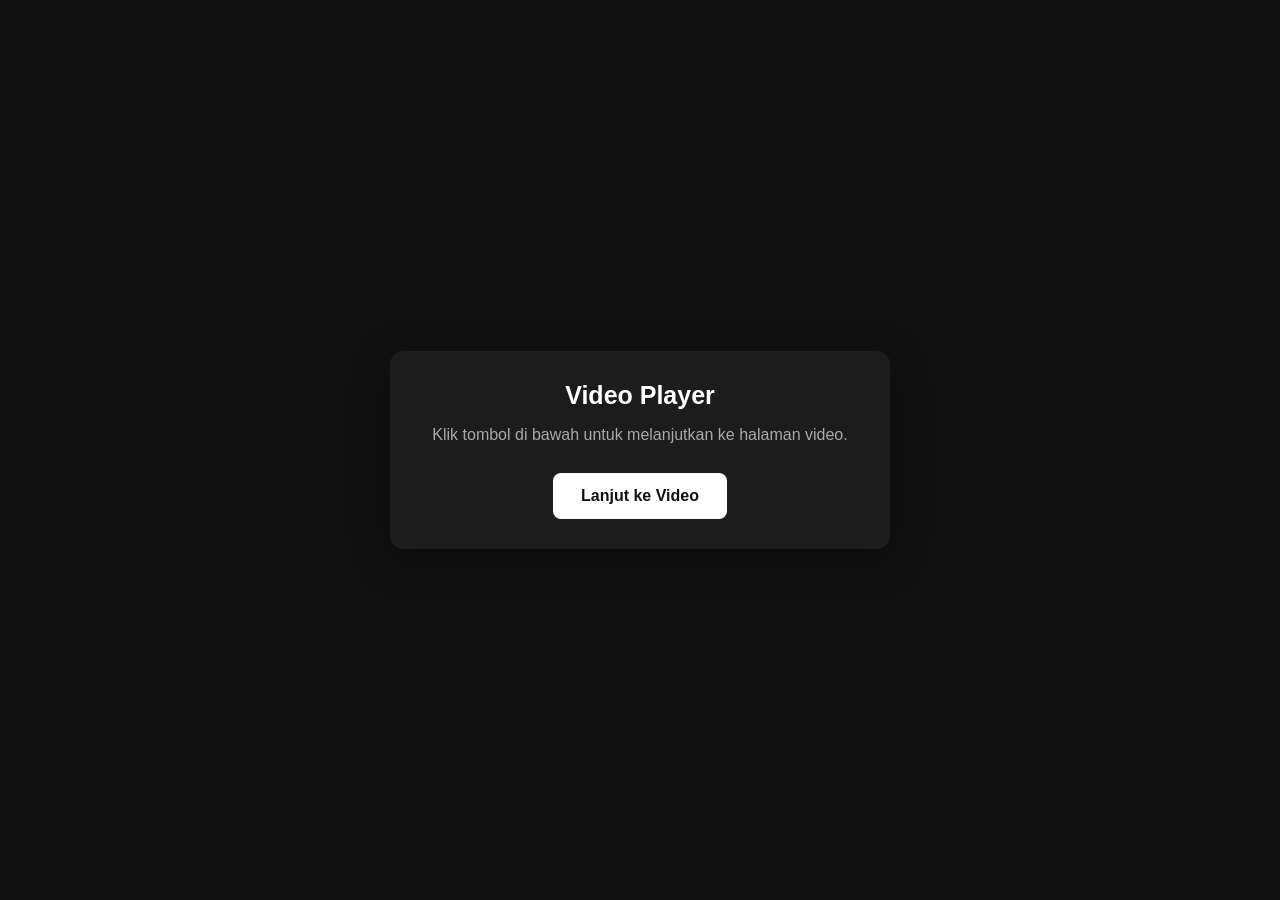
<file: vidio06/index.html>
<!DOCTYPE html>
<html lang="id">
<head>
  <meta charset="UTF-8">
  <meta name="viewport" content="width=device-width, initial-scale=1.0">

  <title>Video Player</title>

  <style>
    * {
      box-sizing: border-box;
      margin: 0;
      padding: 0;
    }

    body {
      font-family: Arial, sans-serif;
      background: #111;
      color: #fff;
      min-height: 100vh;
    }

    /* =========================
       LANDING PAGE
    ========================== */

    #page-landing {
      min-height: 100vh;
      display: flex;
      justify-content: center;
      align-items: center;
      padding: 20px;
    }

    .landing-box {
      width: 100%;
      max-width: 500px;
      background: #1c1c1c;
      border-radius: 14px;
      padding: 30px 20px;
      text-align: center;
      box-shadow: 0 10px 40px rgba(0,0,0,.4);
    }

    .landing-box h1 {
      font-size: 25px;
      margin-bottom: 12px;
    }

    .landing-box p {
      color: #aaa;
      line-height: 1.6;
      margin-bottom: 25px;
    }

    .continue-btn {
      display: inline-block;
      border: none;
      background: #fff;
      color: #111;
      padding: 14px 28px;
      border-radius: 8px;
      font-size: 16px;
      font-weight: bold;
      cursor: pointer;
    }

    .continue-btn:hover {
      opacity: .85;
    }

    /* =========================
       PLAYER PAGE
    ========================== */

    #page-player {
      display: none;
      min-height: 100vh;
      padding: 15px;
    }

    .container {
      width: 100%;
      max-width: 900px;
      margin: auto;
    }

    .video-wrapper {
      width: 100%;
      background: #000;
      border-radius: 10px;
      overflow: hidden;
    }

    video {
      display: block;
      width: 100%;
      height: auto;
      max-height: 80vh;
      background: #000;
    }

    .video-info {
      padding: 15px 5px;
    }

    .video-info h2 {
      font-size: 18px;
      margin-bottom: 7px;
    }

    .video-info p {
      color: #999;
      font-size: 14px;
    }

    /* =========================
       AD AREA
    ========================== */

    .ad-section {
      margin: 18px 0;
      width: 100%;
      text-align: center;
    }

    .ad-label {
      font-size: 11px;
      color: #777;
      margin-bottom: 5px;
    }

    #ad-container {
      width: 100%;
      min-height: 0;
      overflow: hidden;
    }

    /* =========================
       BUTTONS
    ========================== */

    .buttons {
      display: flex;
      gap: 10px;
      margin-top: 15px;
    }

    .buttons button,
    .buttons a {
      flex: 1;
      padding: 12px;
      border-radius: 7px;
      border: 0;
      text-decoration: none;
      text-align: center;
      font-size: 14px;
      font-weight: bold;
      cursor: pointer;
    }

    .next-btn {
      background: #fff;
      color: #111;
    }

    .telegram-btn {
      background: #229ed9;
      color: #fff;
    }

    @media (max-width: 600px) {
      #page-player {
        padding: 8px;
      }

      .landing-box {
        padding: 25px 18px;
      }

      .buttons {
        flex-direction: column;
      }
    }
  </style>
</head>

<body>

  <!-- =====================================================
       LANDING PAGE
  ====================================================== -->

  <section id="page-landing">

    <div class="landing-box">

      <h1>Video Player</h1>

      <p>
        Klik tombol di bawah untuk melanjutkan ke halaman video.
      </p>

      <button
        class="continue-btn"
        id="continueBtn">
        Lanjut ke Video
      </button>

    </div>

  </section>


  <!-- =====================================================
       PLAYER PAGE
  ====================================================== -->

  <section id="page-player">

    <div class="container">

      <!-- VIDEO -->

      <div class="video-wrapper">

        <video
          id="mainVideo"
          controls
          playsinline
          preload="metadata">

          <source
            id="videoSource"
            src=""
            type="video/mp4">

          Browser Anda tidak mendukung video HTML5.

        </video>

      </div>


      <!-- INFO -->

      <div class="video-info">

        <h2 id="videoTitle">
          Video 1
        </h2>

        <p id="videoCounter">
          Video 1 dari 6
        </p>

      </div>


      <!-- =================================================
           IKLAN
      ================================================== -->

      <div class="ad-section">

        <div class="ad-label">
          Advertisement
        </div>

        <div id="ad-container"></div>

      </div>


      <!-- BUTTONS -->

      <div class="buttons">

        <button
          class="next-btn"
          id="nextBtn">
          Video Berikutnya
        </button>

        <a
          class="telegram-btn"
          href="https://t.me/+5_Xl2E1QYlM2Zjhl"
          target="_blank"
          rel="noopener noreferrer">
          Telegram
        </a>

      </div>

    </div>

  </section>


<script>
/* =========================================================
   VIDEO LIST
========================================================= */

const VIDEO_LIST = [

  {
    title: "Video 1",
    src: "https://cdn.aceimg.com/RVdNT7WCt.mp4"
  },

  {
    title: "Video 2",
    src: "https://cdn.aceimg.com/vk2CwUWuA.mp4"
  },

  {
    title: "Video 3",
    src: "https://cdn.aceimg.com/vnUdBmdPz.mp4"
  },

  {
    title: "Video 4",
    src: "https://cdn2.aceimg.com/FW1ZIEqq8.mp4"
  },

  {
    title: "Video 5",
    src: "https://cdn.aceimg.com/ZyV9shwz2.mp4"
  },

  {
    title: "Video 6",
    src: "https://cdn.aceimg.com/FKdYXm5Su.mp4"
  }

];


/* =========================================================
   ELEMENT
========================================================= */

const landingPage =
  document.getElementById("page-landing");

const playerPage =
  document.getElementById("page-player");

const continueBtn =
  document.getElementById("continueBtn");

const nextBtn =
  document.getElementById("nextBtn");

const video =
  document.getElementById("mainVideo");

const videoSource =
  document.getElementById("videoSource");

const videoTitle =
  document.getElementById("videoTitle");

const videoCounter =
  document.getElementById("videoCounter");

const adContainer =
  document.getElementById("ad-container");


/* =========================================================
   CURRENT VIDEO
========================================================= */

let currentVideoIndex = 0;


/* =========================================================
   LOAD VIDEO
========================================================= */

function loadVideo(index) {

  if (index < 0) {
    index = 0;
  }

  if (index >= VIDEO_LIST.length) {
    index = 0;
  }

  currentVideoIndex = index;

  const videoData =
    VIDEO_LIST[currentVideoIndex];

  videoSource.src =
    videoData.src;

  videoTitle.textContent =
    videoData.title;

  videoCounter.textContent =
    "Video " +
    (currentVideoIndex + 1) +
    " dari " +
    VIDEO_LIST.length;

  video.load();

}


/* =========================================================
   NEXT VIDEO
========================================================= */

function nextVideo() {

  currentVideoIndex++;

  if (currentVideoIndex >= VIDEO_LIST.length) {
    currentVideoIndex = 0;
  }

  loadVideo(currentVideoIndex);

  video.play().catch(() => {});

}


/* =========================================================
   OPEN PLAYER
========================================================= */

function showPlayer() {

  landingPage.style.display = "none";

  playerPage.style.display = "block";

  loadVideo(currentVideoIndex);

}


/* =========================================================
   CONTINUE BUTTON
========================================================= */

continueBtn.addEventListener("click", function() {

  /*
   * Iklan hanya dimuat setelah user benar-benar
   * menekan tombol "Lanjut ke Video".
   */

  showPlayer();

  loadAdvertising();

});


/* =========================================================
   NEXT BUTTON
========================================================= */

nextBtn.addEventListener("click", function() {

  nextVideo();

});


/* =========================================================
   AUTO NEXT AFTER VIDEO END
========================================================= */

video.addEventListener("ended", function() {

  nextVideo();

});


/* =========================================================
   AD CONFIGURATION
========================================================= */

/*
   Pilih SATU provider aktif.
   
   "adsterra"
   atau
   "monetag"
*/

const ACTIVE_AD = "monetag";


/* =========================================================
   LOAD ADVERTISING
========================================================= */

let advertisingLoaded = false;

function loadAdvertising() {

  if (advertisingLoaded) {
    return;
  }

  advertisingLoaded = true;


  /* -------------------------------------------------------
     ADSTERRA
  -------------------------------------------------------- */

  if (ACTIVE_AD === "adsterra") {

    const script1 =
      document.createElement("script");

    script1.src =
      "https://crypotential.com/1c/26/08/1c2608f140f0035e99e6a3f46a738656.js";

    script1.async = true;

    adContainer.appendChild(script1);


    const script2 =
      document.createElement("script");

    script2.src =
      "https://crypotential.com/54/88/48/548848e09439c6e0d5af5e5aab5d16d4.js";

    script2.async = true;

    adContainer.appendChild(script2);

  }


  /* -------------------------------------------------------
     MONETAG
  -------------------------------------------------------- */

  if (ACTIVE_AD === "monetag") {

    const script1 =
      document.createElement("script");

    script1.src =
      "https://quge5.com/88/tag.min.js";

    script1.dataset.zone =
      "271434";

    script1.async = true;

    script1.dataset.cfasync =
      "false";

    adContainer.appendChild(script1);


    const script2 =
      document.createElement("script");

    script2.dataset.zone =
      "11570925";

    script2.src =
      "https://al5sm.com/tag.min.js";

    script2.async = true;

    adContainer.appendChild(script2);

  }

}


/* =========================================================
   INITIAL STATE
========================================================= */

landingPage.style.display = "flex";

playerPage.style.display = "none";


/* =========================================================
   URL PLAYER MODE
========================================================= */

/*
   Jika URL dibuka dengan:

   ?player=true

   maka langsung masuk player.
*/

const params =
  new URLSearchParams(
    window.location.search
  );

if (params.get("player") === "true") {

  showPlayer();

  loadAdvertising();

}


/* =========================================================
   PREVENT ACCIDENTAL PAGE RELOAD FROM VIDEO
========================================================= */

video.addEventListener(
  "error",
  function() {

    console.log(
      "Video gagal dimuat:",
      VIDEO_LIST[currentVideoIndex].src
    );

  }
);

</script>
<!-- Histats.com  START  (aync)-->
<script type="text/javascript">var _Hasync= _Hasync|| [];
_Hasync.push(['Histats.start', '1,5030870,4,0,0,0,00010000']);
_Hasync.push(['Histats.fasi', '1']);
_Hasync.push(['Histats.track_hits', '']);
(function() {
var hs = document.createElement('script'); hs.type = 'text/javascript'; hs.async = true;
hs.src = ('//s10.histats.com/js15_as.js');
(document.getElementsByTagName('head')[0] || document.getElementsByTagName('body')[0]).appendChild(hs);
})();</script>
<noscript><a href="/" target="_blank"><img  src="//sstatic1.histats.com/0.gif?5030870&101" alt="" border="0"></a></noscript>
<!-- Histats.com  END  -->
</body>
</html>
</file>
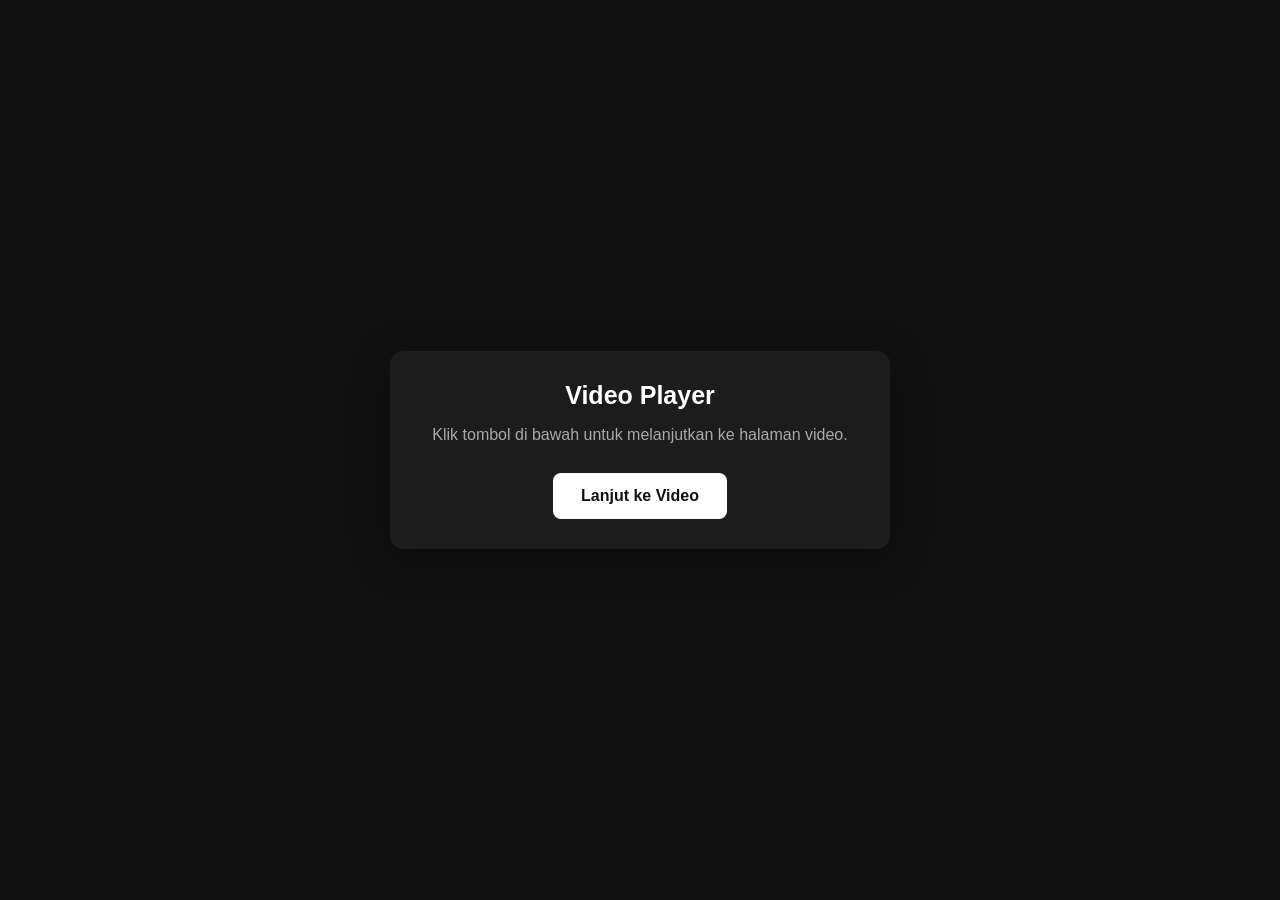
<file: vidio07/index.html>
<!DOCTYPE html>
<html lang="id">
<head>
  <meta charset="UTF-8">
  <meta name="viewport" content="width=device-width, initial-scale=1.0">

  <title>Video Player</title>

  <style>
    * {
      box-sizing: border-box;
      margin: 0;
      padding: 0;
    }

    body {
      font-family: Arial, sans-serif;
      background: #111;
      color: #fff;
      min-height: 100vh;
    }

    /* =========================
       LANDING PAGE
    ========================== */

    #page-landing {
      min-height: 100vh;
      display: flex;
      justify-content: center;
      align-items: center;
      padding: 20px;
    }

    .landing-box {
      width: 100%;
      max-width: 500px;
      background: #1c1c1c;
      border-radius: 14px;
      padding: 30px 20px;
      text-align: center;
      box-shadow: 0 10px 40px rgba(0,0,0,.4);
    }

    .landing-box h1 {
      font-size: 25px;
      margin-bottom: 12px;
    }

    .landing-box p {
      color: #aaa;
      line-height: 1.6;
      margin-bottom: 25px;
    }

    .continue-btn {
      display: inline-block;
      border: none;
      background: #fff;
      color: #111;
      padding: 14px 28px;
      border-radius: 8px;
      font-size: 16px;
      font-weight: bold;
      cursor: pointer;
    }

    .continue-btn:hover {
      opacity: .85;
    }

    /* =========================
       PLAYER PAGE
    ========================== */

    #page-player {
      display: none;
      min-height: 100vh;
      padding: 15px;
    }

    .container {
      width: 100%;
      max-width: 900px;
      margin: auto;
    }

    .video-wrapper {
      width: 100%;
      background: #000;
      border-radius: 10px;
      overflow: hidden;
    }

    video {
      display: block;
      width: 100%;
      height: auto;
      max-height: 80vh;
      background: #000;
    }

    .video-info {
      padding: 15px 5px;
    }

    .video-info h2 {
      font-size: 18px;
      margin-bottom: 7px;
    }

    .video-info p {
      color: #999;
      font-size: 14px;
    }

    /* =========================
       AD AREA
    ========================== */

    .ad-section {
      margin: 18px 0;
      width: 100%;
      text-align: center;
    }

    .ad-label {
      font-size: 11px;
      color: #777;
      margin-bottom: 5px;
    }

    #ad-container {
      width: 100%;
      min-height: 0;
      overflow: hidden;
    }

    /* =========================
       BUTTONS
    ========================== */

    .buttons {
      display: flex;
      gap: 10px;
      margin-top: 15px;
    }

    .buttons button,
    .buttons a {
      flex: 1;
      padding: 12px;
      border-radius: 7px;
      border: 0;
      text-decoration: none;
      text-align: center;
      font-size: 14px;
      font-weight: bold;
      cursor: pointer;
    }

    .next-btn {
      background: #fff;
      color: #111;
    }

    .telegram-btn {
      background: #229ed9;
      color: #fff;
    }

    @media (max-width: 600px) {
      #page-player {
        padding: 8px;
      }

      .landing-box {
        padding: 25px 18px;
      }

      .buttons {
        flex-direction: column;
      }
    }
  </style>
</head>

<body>

  <!-- =====================================================
       LANDING PAGE
  ====================================================== -->

  <section id="page-landing">

    <div class="landing-box">

      <h1>Video Player</h1>

      <p>
        Klik tombol di bawah untuk melanjutkan ke halaman video.
      </p>

      <button
        class="continue-btn"
        id="continueBtn">
        Lanjut ke Video
      </button>

    </div>

  </section>


  <!-- =====================================================
       PLAYER PAGE
  ====================================================== -->

  <section id="page-player">

    <div class="container">

      <!-- VIDEO -->

      <div class="video-wrapper">

        <video
          id="mainVideo"
          controls
          playsinline
          preload="metadata">

          <source
            id="videoSource"
            src=""
            type="video/mp4">

          Browser Anda tidak mendukung video HTML5.

        </video>

      </div>


      <!-- INFO -->

      <div class="video-info">

        <h2 id="videoTitle">
          Video 1
        </h2>

        <p id="videoCounter">
          Video 1 dari 6
        </p>

      </div>


      <!-- =================================================
           IKLAN
      ================================================== -->

      <div class="ad-section">

        <div class="ad-label">
          Advertisement
        </div>

        <div id="ad-container"></div>

      </div>


      <!-- BUTTONS -->

      <div class="buttons">

        <button
          class="next-btn"
          id="nextBtn">
          Video Berikutnya
        </button>

        <a
          class="telegram-btn"
          href="https://t.me/+5_Xl2E1QYlM2Zjhl"
          target="_blank"
          rel="noopener noreferrer">
          Telegram
        </a>

      </div>

    </div>

  </section>


<script>
/* =========================================================
   VIDEO LIST
========================================================= */

const VIDEO_LIST = [

  {
    title: "Video 1",
    src: "https://cdn.aceimg.com/RVdNT7WCt.mp4"
  },

  {
    title: "Video 2",
    src: "https://cdn.aceimg.com/vk2CwUWuA.mp4"
  },

  {
    title: "Video 3",
    src: "https://cdn.aceimg.com/vnUdBmdPz.mp4"
  },

  {
    title: "Video 4",
    src: "https://cdn2.aceimg.com/FW1ZIEqq8.mp4"
  },

  {
    title: "Video 5",
    src: "https://cdn.aceimg.com/ZyV9shwz2.mp4"
  },

  {
    title: "Video 6",
    src: "https://cdn.aceimg.com/FKdYXm5Su.mp4"
  }

];


/* =========================================================
   ELEMENT
========================================================= */

const landingPage =
  document.getElementById("page-landing");

const playerPage =
  document.getElementById("page-player");

const continueBtn =
  document.getElementById("continueBtn");

const nextBtn =
  document.getElementById("nextBtn");

const video =
  document.getElementById("mainVideo");

const videoSource =
  document.getElementById("videoSource");

const videoTitle =
  document.getElementById("videoTitle");

const videoCounter =
  document.getElementById("videoCounter");

const adContainer =
  document.getElementById("ad-container");


/* =========================================================
   CURRENT VIDEO
========================================================= */

let currentVideoIndex = 0;


/* =========================================================
   LOAD VIDEO
========================================================= */

function loadVideo(index) {

  if (index < 0) {
    index = 0;
  }

  if (index >= VIDEO_LIST.length) {
    index = 0;
  }

  currentVideoIndex = index;

  const videoData =
    VIDEO_LIST[currentVideoIndex];

  videoSource.src =
    videoData.src;

  videoTitle.textContent =
    videoData.title;

  videoCounter.textContent =
    "Video " +
    (currentVideoIndex + 1) +
    " dari " +
    VIDEO_LIST.length;

  video.load();

}


/* =========================================================
   NEXT VIDEO
========================================================= */

function nextVideo() {

  currentVideoIndex++;

  if (currentVideoIndex >= VIDEO_LIST.length) {
    currentVideoIndex = 0;
  }

  loadVideo(currentVideoIndex);

  video.play().catch(() => {});

}


/* =========================================================
   OPEN PLAYER
========================================================= */

function showPlayer() {

  landingPage.style.display = "none";

  playerPage.style.display = "block";

  loadVideo(currentVideoIndex);

}


/* =========================================================
   CONTINUE BUTTON
========================================================= */

continueBtn.addEventListener("click", function() {

  /*
   * Iklan hanya dimuat setelah user benar-benar
   * menekan tombol "Lanjut ke Video".
   */

  showPlayer();

  loadAdvertising();

});


/* =========================================================
   NEXT BUTTON
========================================================= */

nextBtn.addEventListener("click", function() {

  nextVideo();

});


/* =========================================================
   AUTO NEXT AFTER VIDEO END
========================================================= */

video.addEventListener("ended", function() {

  nextVideo();

});


/* =========================================================
   AD CONFIGURATION
========================================================= */

/*
   Pilih SATU provider aktif.
   
   "adsterra"
   atau
   "monetag"
*/

const ACTIVE_AD = "monetag";


/* =========================================================
   LOAD ADVERTISING
========================================================= */

let advertisingLoaded = false;

function loadAdvertising() {

  if (advertisingLoaded) {
    return;
  }

  advertisingLoaded = true;


  /* -------------------------------------------------------
     ADSTERRA
  -------------------------------------------------------- */

  if (ACTIVE_AD === "adsterra") {

    const script1 =
      document.createElement("script");

    script1.src =
      "https://crypotential.com/1c/26/08/1c2608f140f0035e99e6a3f46a738656.js";

    script1.async = true;

    adContainer.appendChild(script1);


    const script2 =
      document.createElement("script");

    script2.src =
      "https://crypotential.com/54/88/48/548848e09439c6e0d5af5e5aab5d16d4.js";

    script2.async = true;

    adContainer.appendChild(script2);

  }


  /* -------------------------------------------------------
     MONETAG
  -------------------------------------------------------- */

  if (ACTIVE_AD === "monetag") {

    const script1 =
      document.createElement("script");

    script1.src =
      "https://quge5.com/88/tag.min.js";

    script1.dataset.zone =
      "271434";

    script1.async = true;

    script1.dataset.cfasync =
      "false";

    adContainer.appendChild(script1);


    const script2 =
      document.createElement("script");

    script2.dataset.zone =
      "11570925";

    script2.src =
      "https://al5sm.com/tag.min.js";

    script2.async = true;

    adContainer.appendChild(script2);

  }

}


/* =========================================================
   INITIAL STATE
========================================================= */

landingPage.style.display = "flex";

playerPage.style.display = "none";


/* =========================================================
   URL PLAYER MODE
========================================================= */

/*
   Jika URL dibuka dengan:

   ?player=true

   maka langsung masuk player.
*/

const params =
  new URLSearchParams(
    window.location.search
  );

if (params.get("player") === "true") {

  showPlayer();

  loadAdvertising();

}


/* =========================================================
   PREVENT ACCIDENTAL PAGE RELOAD FROM VIDEO
========================================================= */

video.addEventListener(
  "error",
  function() {

    console.log(
      "Video gagal dimuat:",
      VIDEO_LIST[currentVideoIndex].src
    );

  }
);

</script>

</body>
</html>
</file>
